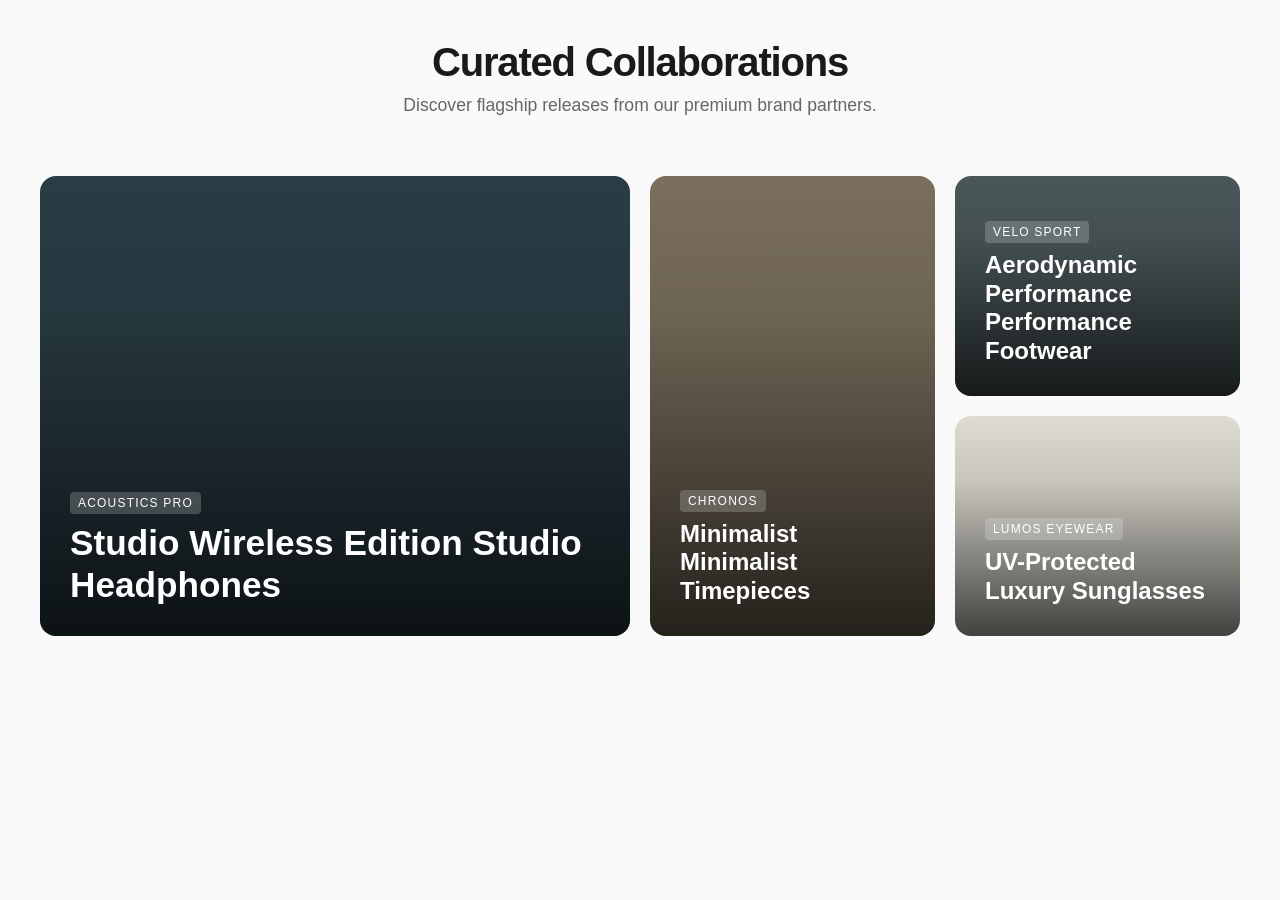
<file: d.html>
<!DOCTYPE html>
<html lang="en">
<head>
    <meta charset="UTF-8">
    <meta name="viewport" content="width=device-width, initial-scale=1.0">
    <title>Multi-Brand Product Showcase</title>
    <style>
        /* Base Reset & Styling */
        * {
            margin: 0;
            padding: 0;
            box-sizing: border-box;
            font-family: -apple-system, BlinkMacSystemFont, "Segoe UI", Roboto, Helvetica, Arial, sans-serif;
        }

        body {
            background-color: #f9f9f9;
            color: #1a1a1a;
            padding: 20px;
        }

        .container {
            max-width: 1200px;
            margin: 0 auto;
        }

        header {
            text-align: center;
            margin-bottom: 40px;
            padding: 20px 0;
        }

        header h1 {
            font-size: 2.5rem;
            font-weight: 800;
            margin-bottom: 10px;
            letter-spacing: -0.03em;
        }

        header p {
            color: #666;
            font-size: 1.1rem;
        }

        /* Bento Grid Hero Layout */
        .bento-hero {
            display: grid;
            grid-template-columns: repeat(4, 1fr);
            grid-auto-rows: 220px;
            gap: 20px;
            margin-bottom: 40px;
        }

        /* Generic Bento Box Item */
        .bento-item {
            position: relative;
            background-color: #e5e5e5;
            border-radius: 16px;
            overflow: hidden;
            display: flex;
            flex-direction: column;
            justify-content: flex-end;
            padding: 30px;
            text-decoration: none;
            color: white;
            transition: transform 0.3s cubic-bezier(0.25, 0.46, 0.45, 0.94), box-shadow 0.3s ease;
        }

        .bento-item:hover {
            transform: translateY(-4px);
            box-shadow: 0 12px 24px rgba(0,0,0,0.1);
        }

        /* Custom Content Overlay Gradient */
        .bento-item::before {
            content: '';
            position: absolute;
            top: 0;
            left: 0;
            width: 100%;
            height: 100%;
            background: linear-gradient(to top, rgba(0,0,0,0.7) 0%, rgba(0,0,0,0.1) 70%, rgba(0,0,0,0) 100%);
            z-index: 1;
        }

        .bento-content {
            position: relative;
            z-index: 2;
        }

        .bento-item .brand-tag {
            font-size: 0.75rem;
            text-transform: uppercase;
            letter-spacing: 0.1em;
            background: rgba(255,255,255,0.2);
            padding: 4px 8px;
            border-radius: 4px;
            display: inline-block;
            margin-bottom: 8px;
            backdrop-filter: blur(4px);
        }

        .bento-item h2 {
            font-size: 1.5rem;
            font-weight: 700;
            line-height: 1.2;
        }

        /* Bento Grid Item Placements */
        /* Feature Box 1: Large Anchor */
        .item-featured {
            grid-column: span 2;
            grid-row: span 2;
            background: #2a3d45 url('https://unsplash.com') center/cover no-repeat;
        }
        
        .item-featured h2 {
            font-size: 2.2rem;
        }

        /* Feature Box 2: Tall Column */
        .item-tall {
            grid-column: span 1;
            grid-row: span 2;
            background: #7a6f5d url('https://unsplash.com') center/cover no-repeat;
        }

        /* Feature Box 3 & 4: Standard Blocks */
        .item-standard-1 {
            grid-column: span 1;
            grid-row: span 1;
            background: #4a5759 url('https://unsplash.com') center/cover no-repeat;
        }

        .item-standard-2 {
            grid-column: span 1;
            grid-row: span 1;
            background: #dedbd2 url('https://unsplash.com') center/cover no-repeat;
        }

        /* Responsive Breakpoints */
        @media (max-width: 900px) {
            .bento-hero {
                grid-template-columns: repeat(2, 1fr);
                grid-auto-rows: 200px;
            }
            .item-featured {
                grid-column: span 2;
            }
            .item-tall {
                grid-column: span 1;
                grid-row: span 1;
            }
        }

        @media (max-width: 600px) {
            .bento-hero {
                grid-template-columns: 1fr;
                grid-auto-rows: 240px;
            }
            .item-featured, .item-tall, .item-standard-1, .item-standard-2 {
                grid-column: span 1;
                grid-row: span 1;
            }
            header h1 {
                font-size: 2rem;
            }
        }
    </style>
</head>
<body>

    <div class="container">
        
        <!-- Header Replacement for Traditional Single Hero -->
        <header>
            <h1>Curated Collaborations</h1>
            <p>Discover flagship releases from our premium brand partners.</p>
        </header>

        <!-- Bento Box Hybrid Hero Grid -->
        <section class="bento-hero">
            
            <!-- Box 1: Core Showcase Brand/Product -->
            <a href="#" class="bento-item item-featured">
                <div class="bento-content">
                    <span class="brand-tag">Acoustics Pro</span>
                    <h2>Studio Wireless Edition Studio Headphones</h2>
                </div>
            </a>

            <!-- Box 2: Secondary Visual Anchor -->
            <a href="#" class="bento-item item-tall">
                <div class="bento-content">
                    <span class="brand-tag">Chronos</span>
                    <h2>Minimalist Minimalist Timepieces</h2>
                </div>
            </a>

            <!-- Box 3: Third Brand Spot -->
            <a href="#" class="bento-item item-standard-1">
                <div class="bento-content">
                    <span class="brand-tag">Velo Sport</span>
                    <h2>Aerodynamic Performance Performance Footwear</h2>
                </div>
            </a>

            <!-- Box 4: Fourth Brand Spot -->
            <a href="#" class="bento-item item-standard-2">
                <div class="bento-content">
                    <span class="brand-tag">Lumos Eyewear</span>
                    <h2>UV-Protected Luxury Sunglasses</h2>
                </div>
            </a>

        </section>

    </div>

</body>
</html>
</file>
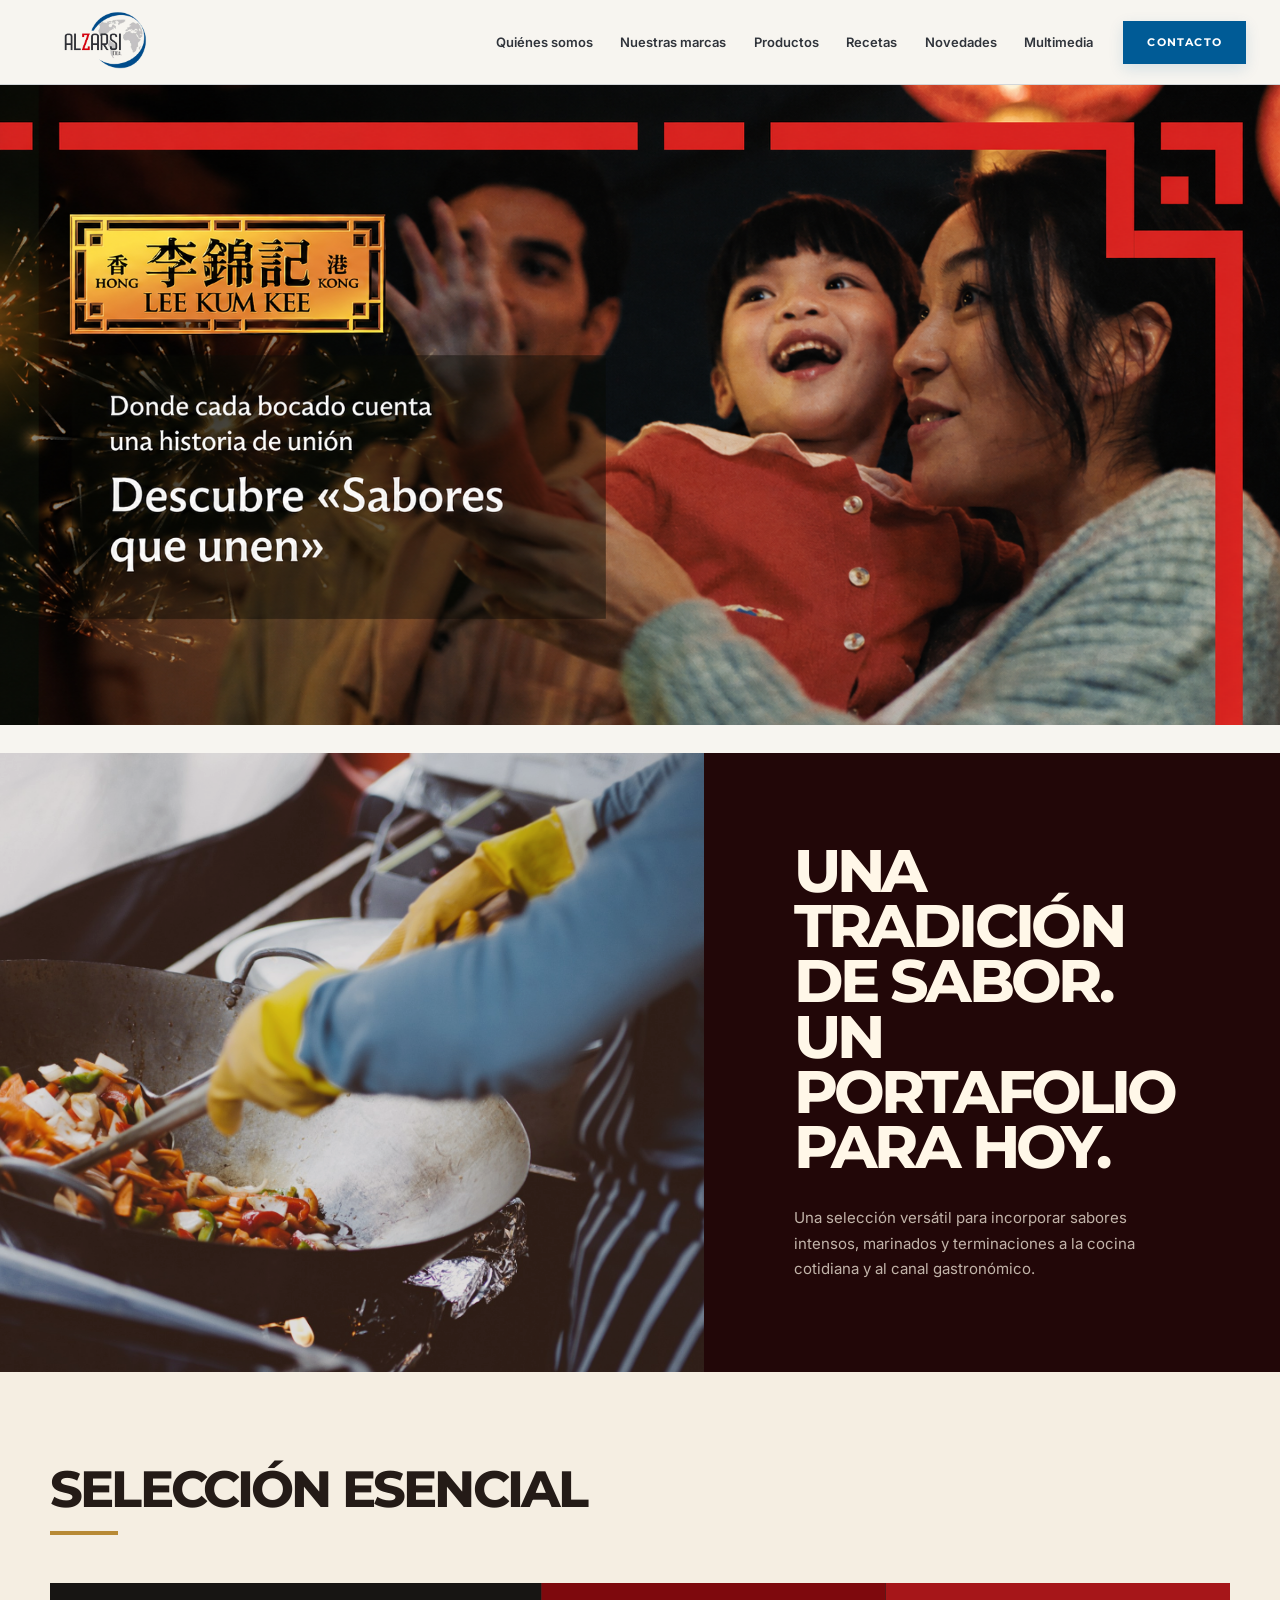
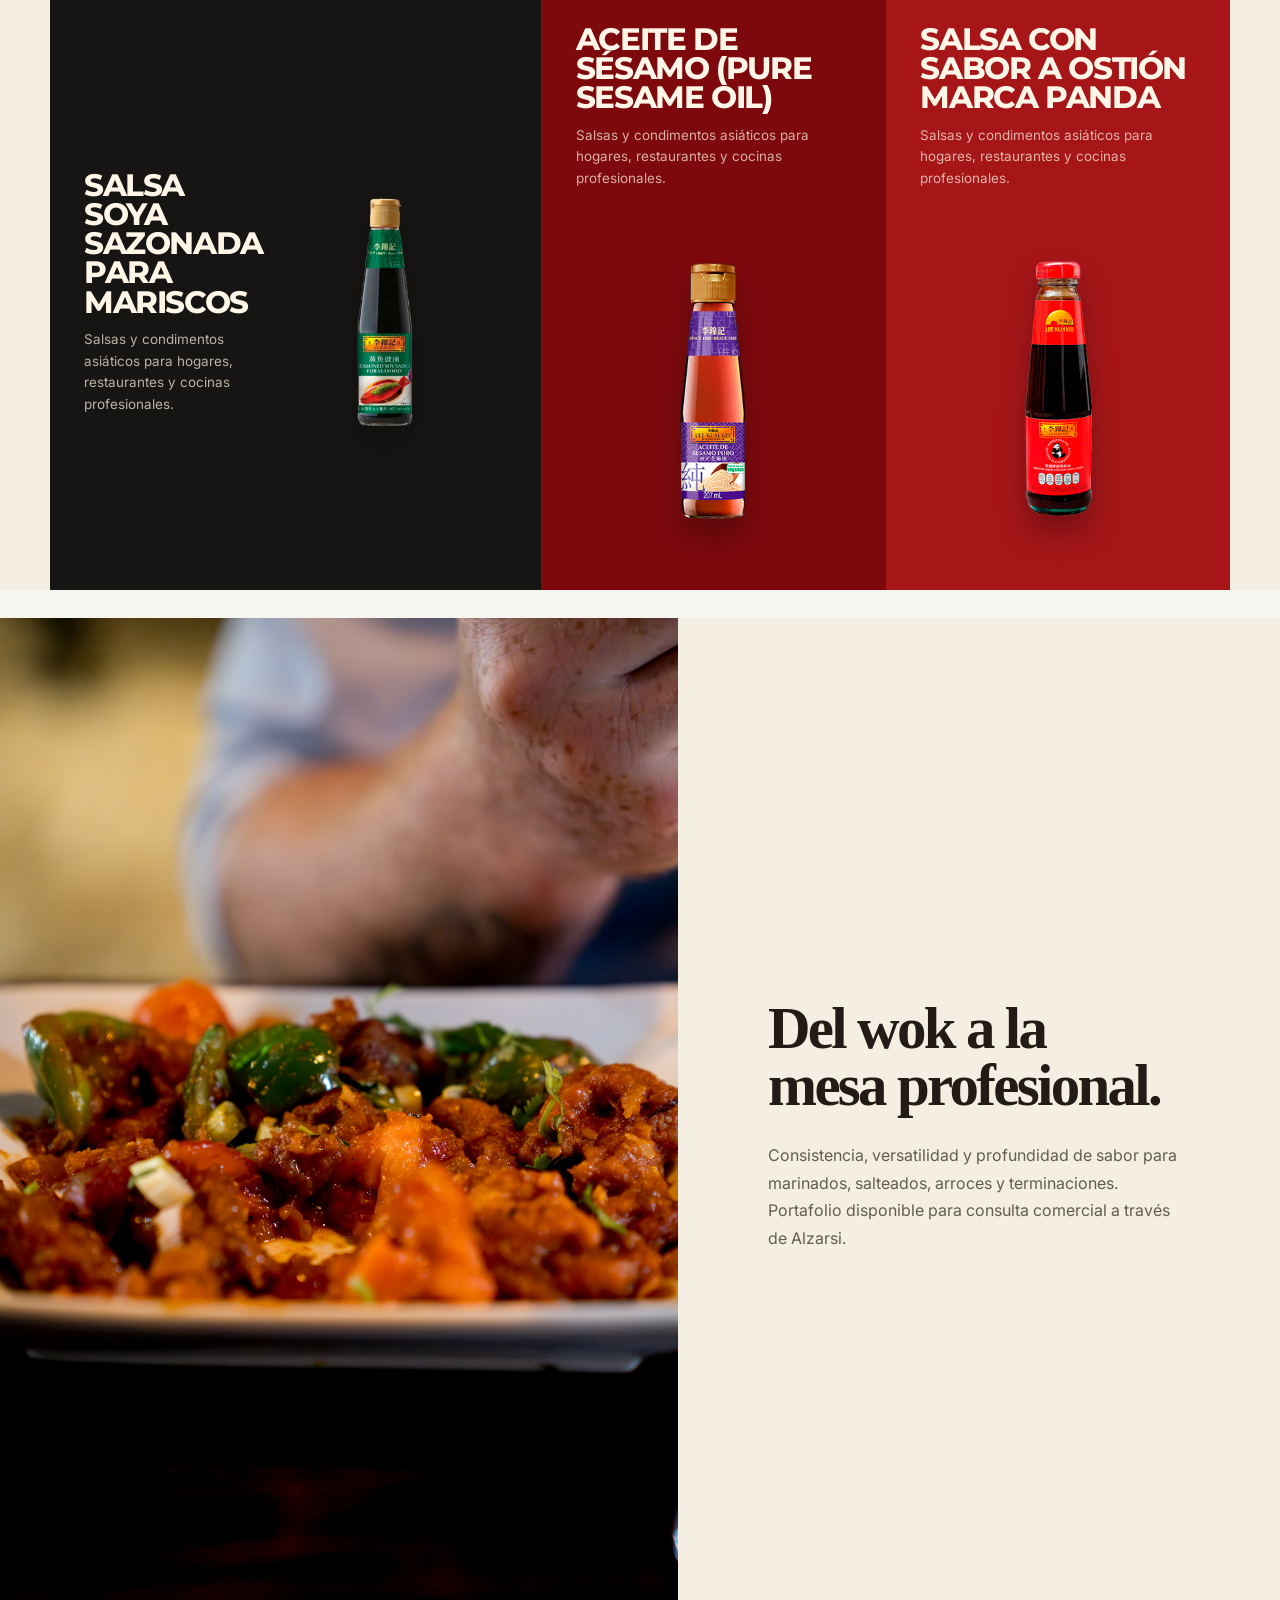
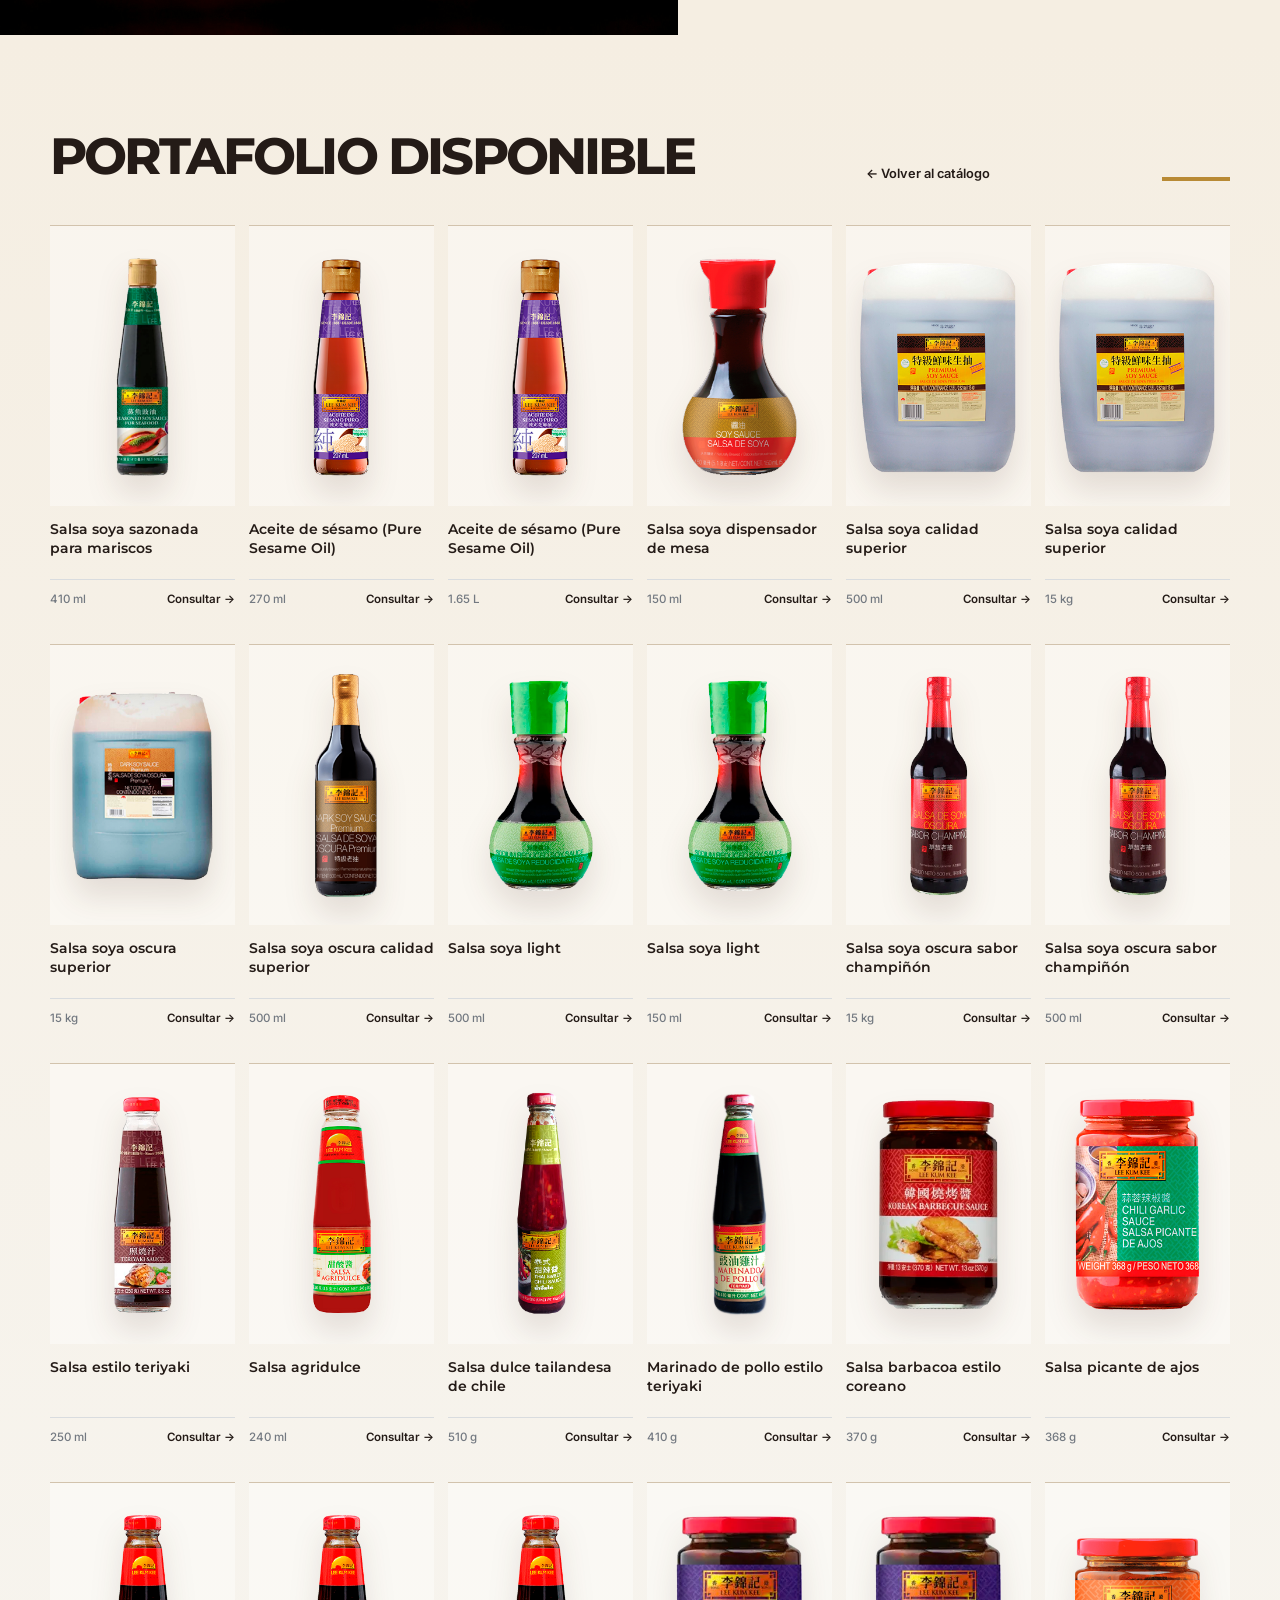
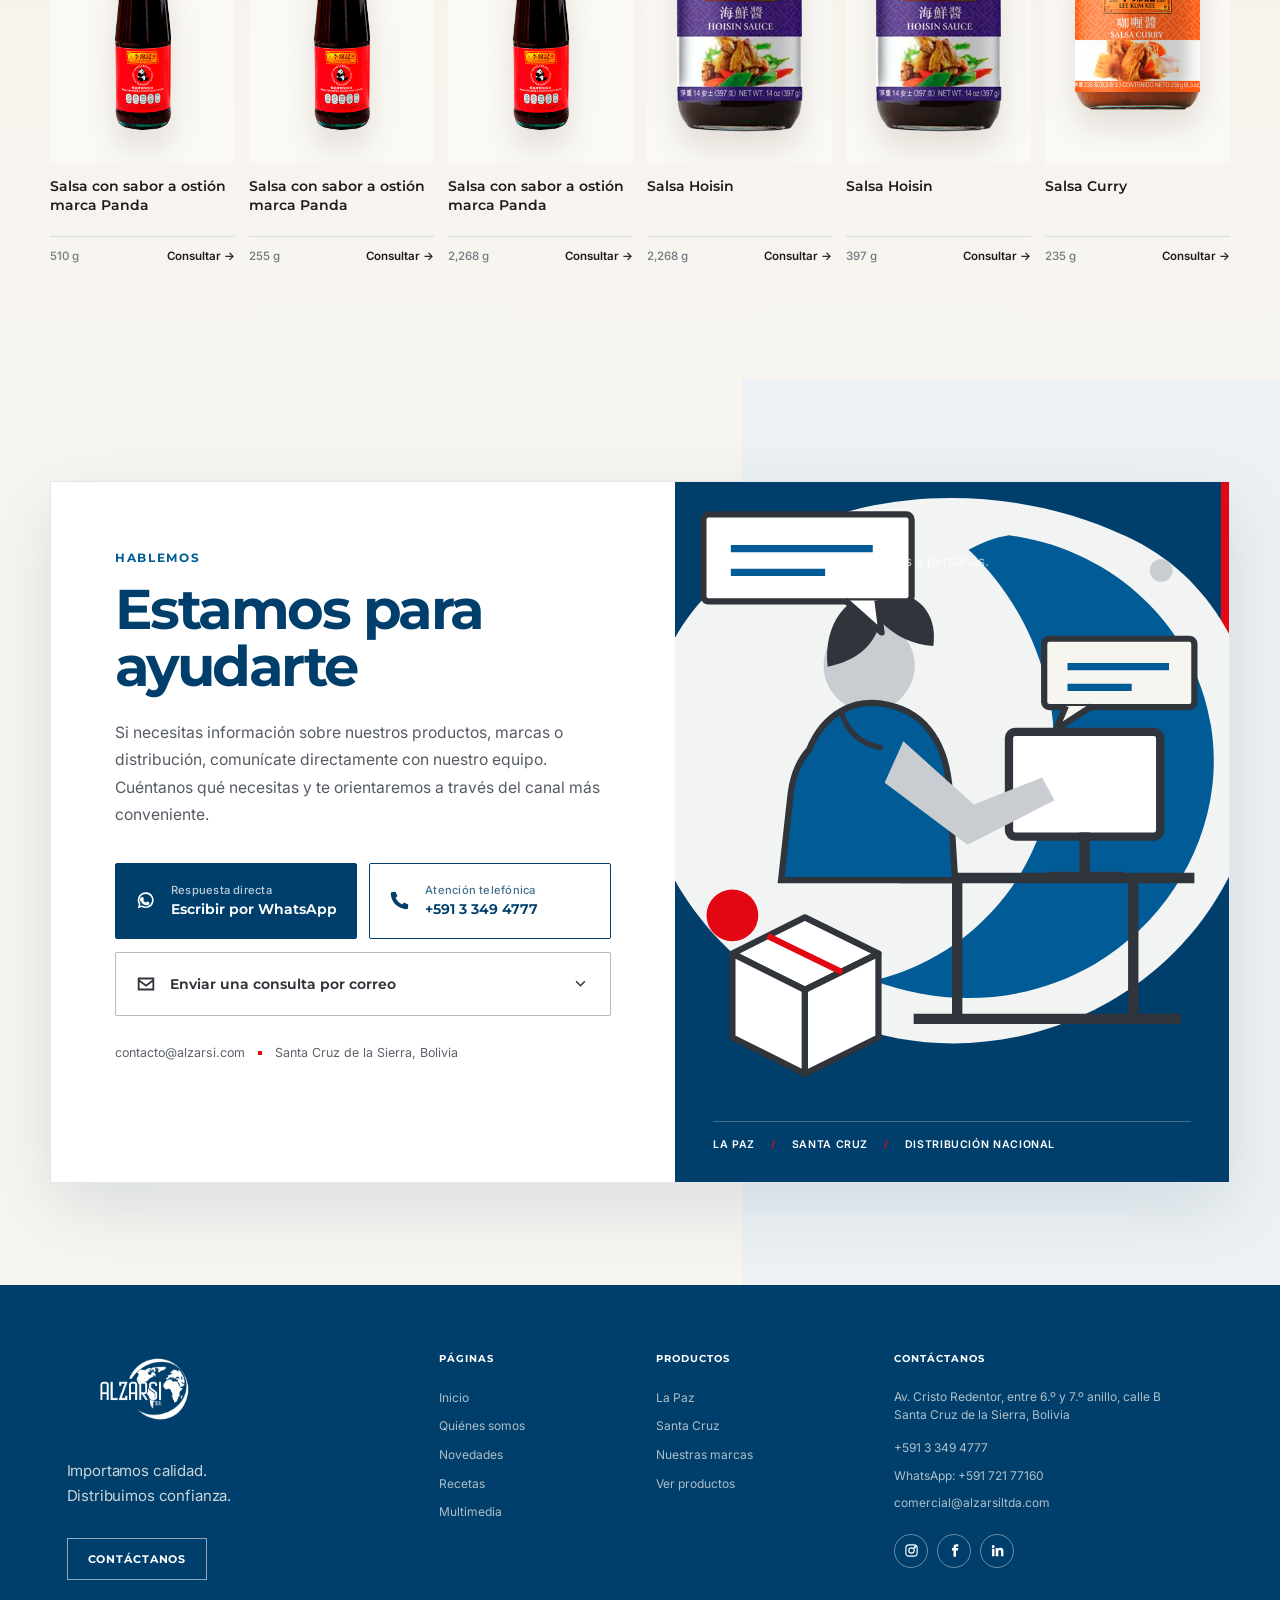
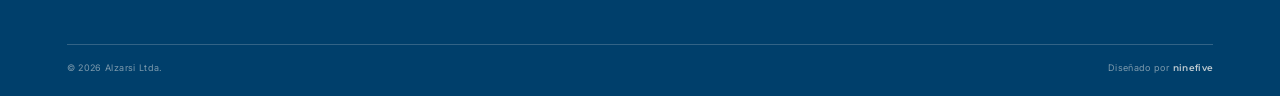
<file: marca.html>
<!doctype html>
<html lang="es">
  <head>
    <meta charset="UTF-8" />
    <meta name="viewport" content="width=device-width,initial-scale=1.0" />
    <meta
      name="description"
      content="Conoce las marcas y productos distribuidos por Alzarsi en Bolivia."
    />
    <meta name="theme-color" content="#003F6B" />
    <title>Marca | Alzarsi Ltda.</title>
    <link rel="preconnect" href="https://fonts.googleapis.com" />
    <link rel="preconnect" href="https://fonts.gstatic.com" crossorigin />
    <link
      href="https://fonts.googleapis.com/css2?family=Inter:wght@400;500;600&family=Montserrat:wght@600;700;800&display=swap"
      rel="stylesheet"
    />
    <link rel="stylesheet" href="styles.css?v=7" />
    <link rel="stylesheet" href="productos.css?v=1" />
    <link rel="stylesheet" href="kikko-2026.css?v=22" />
    <link rel="stylesheet" href="brand-templates.css?v=30" />
    <script src="script.js?v=7" defer></script>
    <script src="productos-data.js?v=30" defer></script>
    <script src="marca.js?v=30" defer></script>
  </head>
  <body id="top" class="brand-page">
    <header class="site-header surface-header" id="siteHeader">
      <div class="header-shell layout-shell">
        <a
          class="brand-link header-brand"
          href="index.html"
          aria-label="Ir al inicio"
          ><img
            class="brand-logo"
            src="assets/alzarsi-logo.png"
            alt="Alzarsi Ltda."
        /></a>
        <nav
          class="desktop-navigation navigation-main"
          aria-label="Navegación principal"
        >
          <a class="navigation-link" href="quienes-somos.html">Quiénes somos</a>
          <a class="navigation-link" href="index.html#marcas"
            >Nuestras marcas</a
          >
          <a class="navigation-link" href="productos.html">Productos</a>
          <a class="navigation-link" href="recetas.html">Recetas</a
          ><a class="navigation-link" href="eventos.html">Novedades</a
          ><a class="navigation-link" href="media.html">Multimedia</a>
        </nav>
        <div class="header-actions">
          <a class="button-contact header-contact" href="#contacto">Contacto</a
          ><button
            class="menu-trigger"
            id="menuButton"
            type="button"
            aria-expanded="false"
            aria-controls="mobileMenu"
            aria-label="Abrir menú"
          >
            <span class="menu-lines" aria-hidden="true"
              ><span></span><span></span><span></span
            ></span>
          </button>
        </div>
      </div>
      <nav
        class="mobile-navigation"
        id="mobileMenu"
        aria-label="Navegación móvil"
      >
        <div class="mobile-navigation-inner layout-shell">
          <a class="mobile-navigation-link" href="quienes-somos.html"
            >Quiénes somos</a
          ><a class="mobile-navigation-link" href="index.html#marcas"
            >Nuestras marcas</a
          ><a
            class="mobile-navigation-link"
            href="productos.html"
            aria-current="false"
            >Productos</a
          ><a class="mobile-navigation-link" href="recetas.html">Recetas</a
          ><a class="mobile-navigation-link" href="eventos.html">Novedades</a
          ><a class="mobile-navigation-link" href="media.html">Multimedia</a
          ><a class="mobile-navigation-contact" href="#contacto"
            >Contactar a Alzarsi</a
          >
        </div>
      </nav>
    </header>
    <main>
      <div class="brand-experience" data-brand-experience>
        <section class="brand-hero">
          <div class="catalog-shell brand-hero__grid">
            <div class="brand-hero__copy">
              <div class="brand-hero__logo">
                <img data-brand-logo src="" alt="" /><strong
                  data-brand-wordmark
                ></strong>
              </div>
              <h1 data-brand-headline></h1>
              <p class="brand-hero__intro" data-brand-intro></p>
              <p class="brand-hero__distribution">
                Distribuido en Bolivia por Alzarsi
              </p>
              <span
                class="brand-hero__availability"
                data-brand-availability
              ></span>
            </div>
            <div class="brand-hero__products" data-brand-hero-products></div>
          </div>
        </section>
        <section class="brand-statement" data-brand-statement-section>
          <div class="catalog-shell brand-statement__grid">
            <div class="brand-statement__copy">
              <h2 data-brand-statement></h2>
              <p data-brand-story></p>
            </div>
            <figure class="brand-statement__visual">
              <img data-brand-statement-image src="" alt="" />
              <div
                class="brand-statement__products"
                data-statement-products
              ></div>
            </figure>
          </div>
        </section>
        <section class="brand-featured" data-brand-featured-section hidden>
          <div class="catalog-shell">
            <h2 data-featured-heading></h2>
            <div class="brand-featured__grid" data-featured-products></div>
          </div>
        </section>
        <section class="brand-editorial" data-brand-editorial-section hidden>
          <figure class="brand-editorial__image">
            <img data-brand-editorial-image src="" alt="" />
          </figure>
          <div class="brand-editorial__copy">
            <h2 data-brand-editorial-title></h2>
            <p data-brand-editorial-text></p>
          </div>
        </section>
        <section class="brand-catalog">
          <div class="catalog-shell">
            <div class="brand-catalog__head">
              <h2 data-catalog-heading>Colección completa</h2>
              <a href="productos.html">← Volver al catálogo</a>
            </div>
            <div class="catalog-products" data-brand-products></div>
          </div>
        </section>
      </div>
    </main>
    <section
      class="alz-contact"
      id="contacto"
      aria-labelledby="alz-contact-title"
    >
      <div class="alz-contact__container">
        <!-- LEFT COLUMN -->
        <div class="alz-contact__content">
          <span class="alz-contact__eyebrow">Hablemos</span>
          <h2 class="alz-contact__title" id="alz-contact-title">
            Estamos para ayudarte
          </h2>
          <p class="alz-contact__intro">
            Si necesitas información sobre nuestros productos, marcas o
            distribución, comunícate directamente con nuestro equipo. Cuéntanos
            qué necesitas y te orientaremos a través del canal más conveniente.
          </p>
          <!-- QUICK CONTACT OPTIONS -->
          <div
            class="alz-contact__quick-actions"
            aria-label="Opciones de contacto rápido"
          >
            <!-- Verify that this is also the current WhatsApp number -->
            <a
              class="alz-contact__action alz-contact__action--primary"
              href="https://wa.me/59133494777"
              target="_blank"
              rel="noopener noreferrer"
              aria-label="Escribir a Alzarsi por WhatsApp"
            >
              <svg aria-hidden="true" viewBox="0 0 24 24">
                <path
                  d="M20.5 11.7a8.3 8.3 0 0 1-12.3 7.2L4 20l1.1-4.1a8.3 8.3 0 1 1 15.4-4.2Zm-8.3-6.5a6.5 6.5 0 0 0-5.6 9.8l.2.4-.6 2.3 2.4-.6.4.2a6.5 6.5 0 1 0 3.2-12.1Zm-3.1 3.2c.2 0 .4 0 .5.4l.7 1.5c.1.2.1.3 0 .5l-.5.7c-.1.1-.2.3 0 .5a5.5 5.5 0 0 0 2.6 2.2c.2.1.4.1.5-.1l.7-.9c.2-.2.3-.2.5-.1l1.5.7c.2.1.4.2.4.3.1.1.1.8-.2 1.5-.3.7-1.4 1.3-2 1.4-.5.1-1.2.1-2-.2a8.6 8.6 0 0 1-3.2-2 7.6 7.6 0 0 1-2.1-2.7c-.6-1.3 0-2.5.5-3 .5-.5 1-.7 1.6-.7Z"
                />
              </svg>
              <span>
                <small>Respuesta directa</small>
                Escribir por WhatsApp
              </span>
            </a>
            <a
              class="alz-contact__action alz-contact__action--secondary"
              href="tel:+59133494777"
              aria-label="Llamar a Alzarsi al 3 349 4777"
            >
              <svg aria-hidden="true" viewBox="0 0 24 24">
                <path
                  d="M7.1 2.8c.4-.1.8.1 1 .5l1.5 3.5c.2.4.1.8-.2 1.1l-1.5 1.4a14.4 14.4 0 0 0 6.8 6.8l1.4-1.5c.3-.3.7-.4 1.1-.2l3.5 1.5c.4.2.6.6.5 1l-.5 3.4c-.1.5-.5.8-1 .8C10.4 21.1 2.9 13.6 2.9 4.3c0-.5.3-.9.8-1l3.4-.5Z"
                />
              </svg>
              <span>
                <small>Atención telefónica</small>
                +591 3 349 4777
              </span>
            </a>
          </div>
          <!-- EMAIL ACCORDION -->
          <div class="alz-contact__email-panel">
            <button
              class="alz-contact__email-toggle"
              type="button"
              id="alz-email-toggle"
              aria-expanded="false"
              aria-controls="alz-email-content"
            >
              <span class="alz-contact__email-toggle-label">
                <svg aria-hidden="true" viewBox="0 0 24 24">
                  <path
                    d="M3 5h18v14H3V5Zm2 2v.4l7 5.2 7-5.2V7H5Zm14 10V9.9l-7 5.2-7-5.2V17h14Z"
                  />
                </svg>
                Enviar una consulta por correo
              </span>
              <svg
                class="alz-contact__chevron"
                aria-hidden="true"
                viewBox="0 0 24 24"
              >
                <path d="m7 9.5 5 5 5-5" />
              </svg>
            </button>
            <div
              class="alz-contact__email-content"
              id="alz-email-content"
              aria-hidden="true"
            >
              <form class="alz-contact__form" id="alz-contact-form">
                <div class="alz-contact__field-row">
                  <div class="alz-contact__field">
                    <label for="alz-contact-name">Nombre y apellido</label>
                    <input
                      type="text"
                      id="alz-contact-name"
                      name="name"
                      autocomplete="name"
                      required
                    />
                  </div>
                  <div class="alz-contact__field">
                    <label for="alz-contact-phone">Teléfono</label>
                    <input
                      type="tel"
                      id="alz-contact-phone"
                      name="phone"
                      autocomplete="tel"
                      inputmode="tel"
                      required
                    />
                  </div>
                </div>
                <div class="alz-contact__field">
                  <label for="alz-contact-email">Correo electrónico</label>
                  <input
                    type="email"
                    id="alz-contact-email"
                    name="email"
                    autocomplete="email"
                    required
                  />
                </div>
                <div class="alz-contact__field">
                  <label for="alz-contact-subject">Motivo de la consulta</label>
                  <select id="alz-contact-subject" name="subject" required>
                    <option value="">Selecciona una opción</option>
                    <option value="Información sobre productos">
                      Información sobre productos
                    </option>
                    <option value="Distribución y ventas">
                      Distribución y ventas
                    </option>
                    <option value="Marcas y proveedores">
                      Marcas y proveedores
                    </option>
                    <option value="Atención al cliente">
                      Atención al cliente
                    </option>
                    <option value="Otra consulta">Otra consulta</option>
                  </select>
                </div>
                <div class="alz-contact__field">
                  <label for="alz-contact-message">Mensaje</label>
                  <textarea
                    id="alz-contact-message"
                    name="message"
                    rows="5"
                    required
                  ></textarea>
                </div>
                <div class="alz-contact__form-footer">
                  <p class="alz-contact__form-note">
                    Los campos son obligatorios.
                  </p>
                  <button class="alz-contact__submit" type="submit">
                    Preparar correo
                    <svg aria-hidden="true" viewBox="0 0 24 24">
                      <path
                        d="m5 12 14-7-4 14-3.2-5.8L5 12Zm3.2-.3 4.5 1.6 1.7 3.1L17 8l-8.8 3.7Z"
                      />
                    </svg>
                  </button>
                </div>
                <p
                  class="alz-contact__status"
                  id="alz-contact-status"
                  role="status"
                  aria-live="polite"
                ></p>
              </form>
            </div>
          </div>
          <!-- BUSINESS DETAILS -->
          <address class="alz-contact__details">
            <a href="mailto:contacto@alzarsi.com"> contacto@alzarsi.com </a>
            <span aria-hidden="true"></span>
            <a
              href="https://www.google.com/maps/search/?api=1&query=Av.+Luis+Saavedra+Suarez+9335+Santa+Cruz+Bolivia"
              target="_blank"
              rel="noopener noreferrer"
            >
              Santa Cruz de la Sierra, Bolivia
            </a>
          </address>
        </div>
        <!-- RIGHT COLUMN / CUSTOM VECTOR ILLUSTRATION -->
        <div class="alz-contact__visual" aria-hidden="true">
          <div class="alz-contact__visual-heading">
            <span>Alzarsi Ltda.</span>
            <p>Conectando marcas, productos y personas.</p>
          </div>
          <svg
            class="alz-contact__illustration"
            viewBox="0 0 620 660"
            xmlns="http://www.w3.org/2000/svg"
          >
            <path
              class="alz-contact__shape alz-contact__shape--light"
              d="M79 140C168 44 349 24 486 93c115 58 153 210 88 331-68 128-230 189-368 135C65 503-14 372 18 249c11-43 31-80 61-109Z"
            />
            <path
              class="alz-contact__shape alz-contact__shape--blue"
              d="M365 88c98 13 179 85 195 184 15 92-33 183-112 230-67 39-145 42-214 16 77-18 139-75 163-149 30-94 1-199-71-267 13-7 26-12 39-14Z"
            />
            <circle
              class="alz-contact__accent-circle"
              cx="98"
              cy="455"
              r="25"
            />
            <circle
              class="alz-contact__accent-circle--small"
              cx="512"
              cy="122"
              r="11"
            />
            <!-- DESK -->
            <path class="alz-contact__line" d="M265 419h274" />
            <path class="alz-contact__line" d="M485 421v133" />
            <path class="alz-contact__line" d="M315 421v133" />
            <path class="alz-contact__line" d="M278 555h248" />
            <!-- COMPUTER -->
            <rect
              class="alz-contact__screen"
              x="365"
              y="278"
              width="146"
              height="101"
              rx="6"
            />
            <path class="alz-contact__line" d="M438 380v38" />
            <path class="alz-contact__line" d="M406 418h65" />
            <!-- PERSON -->
            <circle class="alz-contact__skin" cx="230" cy="214" r="44" />
            <path
              class="alz-contact__hair"
              d="M190 215c-5-45 23-78 65-72 27 4 41 25 37 52-19-1-38-10-51-24-6 24-23 38-51 44Z"
            />
            <path
              class="alz-contact__shirt"
              d="M172 295c14-34 43-51 77-43 37 8 57 40 59 87l5 82H145l9-81c2-19 8-34 18-45Z"
            />
            <path
              class="alz-contact__skin"
              d="m263 287 68 61 66-26 12 22-84 43-80-60 18-40Z"
            />
            <path
              class="alz-contact__line alz-contact__line--thin"
              d="M203 258c5 19 18 31 38 35"
            />
            <!-- MESSAGE CARDS -->
            <g class="alz-contact__message">
              <rect x="70" y="68" width="201" height="84" rx="5" />
              <path d="m238 151 4 31-35-31" />
              <path class="alz-contact__message-line" d="M100 101h130" />
              <path class="alz-contact__message-line" d="M100 124h84" />
            </g>
            <g class="alz-contact__message alz-contact__message--small">
              <rect x="399" y="188" width="145" height="66" rx="5" />
              <path d="m420 253-10 23 35-23" />
              <path class="alz-contact__message-line" d="M425 215h91" />
              <path class="alz-contact__message-line" d="M425 235h55" />
            </g>
            <!-- PACKAGE / DISTRIBUTION DETAIL -->
            <g class="alz-contact__package">
              <path d="m98 492 70-35 71 35-71 35-70-35Z" />
              <path d="M98 492v81l70 35v-81l-70-35Z" />
              <path d="M239 492v81l-71 35v-81l71-35Z" />
              <path class="alz-contact__package-line" d="m132 475 72 35" />
            </g>
          </svg>
          <div class="alz-contact__visual-footer">
            <span>La Paz</span>
            <span>Santa Cruz</span>
            <span>Distribución nacional</span>
          </div>
        </div>
      </div>
    </section>
    <alzarsi-footer></alzarsi-footer>
  </body>
</html>
</file>
<file: styles.css>
:root {
  --alzarsi-blue: #005b96;
  --alzarsi-deep: #003f6b;
  --alzarsi-red: #e30613;
  --alzarsi-graphite: #30343b;
  --alzarsi-silver: #c9cdd2;
  --alzarsi-ivory: #f7f5f0;
  --white: #ffffff;
  --page-width: 1370px;
  --wide-width: 1510px;
  --heading-font: "Montserrat", sans-serif;
  --body-font: "Inter", sans-serif;
  --border: 1px solid rgba(201, 205, 210, 0.78);
}

* {
  box-sizing: border-box;
}

html {
  scroll-behavior: smooth;
}

body {
  background: var(--alzarsi-ivory);
  color: var(--alzarsi-graphite);
  font-family: var(--body-font);
  margin: 0;
  overflow-x: hidden;
}

body.menu-open {
  overflow: hidden;
}

img {
  display: block;
  max-width: 100%;
}

a {
  color: inherit;
  text-decoration: none;
}

button,
input,
select,
textarea {
  font: inherit;
}

button,
a,
select {
  -webkit-tap-highlight-color: transparent;
}

button {
  cursor: pointer;
}

h1,
h2,
h3,
p {
  margin-top: 0;
}

h1,
h2,
h3 {
  font-family: var(--heading-font);
}

.layout-shell {
  margin-inline: auto;
  max-width: var(--page-width);
  padding-inline: 34px;
  width: 100%;
}

.layout-shell-wide {
  margin-inline: auto;
  max-width: var(--wide-width);
  width: 100%;
}

.section-space {
  padding-block: 108px;
}

.site-header {
  background: rgba(247, 245, 240, 0.97);
  border-bottom: var(--border);
  position: sticky;
  top: 0;
  transition: box-shadow 220ms ease;
  z-index: 100;
}

.site-header.is-scrolled {
  box-shadow: 0 10px 35px rgba(0, 63, 107, 0.08);
}

.header-shell {
  align-items: center;
  display: flex;
  gap: 30px;
  justify-content: space-between;
  min-height: 82px;
}

.header-brand {
  align-items: center;
  display: flex;
  flex-shrink: 0;
}

.brand-logo {
  height: auto;
  width: 184px;
}

.desktop-navigation {
  align-items: center;
  display: flex;
  gap: clamp(27px, 2.15vw, 39px);
  margin-left: auto;
}

.navigation-link {
  color: var(--alzarsi-graphite);
  font-size: 13px;
  font-weight: 600;
  padding-block: 31px;
  position: relative;
  white-space: nowrap;
}

.navigation-link::after {
  background: var(--alzarsi-red);
  bottom: 20px;
  content: "";
  height: 2px;
  left: 0;
  position: absolute;
  transform: scaleX(0);
  transform-origin: right;
  transition: transform 240ms ease;
  width: 100%;
}
.navigation-link:hover::after,
.navigation-link:focus-visible::after {
  transform: scaleX(1);
  transform-origin: left;
}

.header-actions {
  align-items: center;
  display: flex;
  flex-shrink: 0;
  gap: 12px;
}

.header-contact,
.button-primary,
.button-secondary,
.button-outline {
  align-items: center;
  display: inline-flex;
  font-family: var(--heading-font);
  font-size: 11px;
  font-weight: 700;
  justify-content: center;
  letter-spacing: 0.11em;
  min-height: 54px;
  padding: 15px 27px;
  text-transform: uppercase;
  transition:
    background 220ms ease,
    border-color 220ms ease,
    color 220ms ease;
}

.header-contact {
  background: var(--alzarsi-blue);
  border: 1px solid var(--alzarsi-blue);
  color: var(--white);
  min-height: 43px;
  padding: 13px 23px;
  box-shadow: 0 5px 15px rgba(0, 91, 150, 0.14);
  transition:
    background 220ms ease,
    border-color 220ms ease,
    box-shadow 220ms ease,
    transform 220ms ease;
}

.header-contact:hover,
.header-contact:focus-visible {
  background: var(--alzarsi-deep);
  border-color: var(--alzarsi-deep);
  box-shadow: 0 8px 20px rgba(0, 63, 107, 0.22);
  color: var(--white);
  transform: translateY(-1px);
}

.menu-trigger {
  background: transparent;
  border: 1px solid var(--alzarsi-blue);
  color: var(--alzarsi-blue);
  display: none;
  height: 46px;
  place-items: center;
  width: 46px;
}

.menu-lines {
  display: grid;
  gap: 5px;
}

.menu-lines span {
  background: currentColor;
  display: block;
  height: 2px;
  transform-origin: center;
  transition:
    opacity 200ms ease,
    transform 200ms ease;
  width: 21px;
}

.menu-trigger.is-open .menu-lines span:first-child {
  transform: translateY(7px) rotate(45deg);
}

.menu-trigger.is-open .menu-lines span:nth-child(2) {
  opacity: 0;
}

.menu-trigger.is-open .menu-lines span:last-child {
  transform: translateY(-7px) rotate(-45deg);
}

.mobile-navigation {
  display: grid;
  grid-template-rows: 0fr;
  opacity: 0;
  transition:
    grid-template-rows 280ms ease,
    opacity 220ms ease;
}

.mobile-navigation-inner {
  display: flex;
  flex-direction: column;
  overflow: hidden;
}

.mobile-navigation.is-open {
  grid-template-rows: 1fr;
  opacity: 1;
}

.mobile-navigation-link {
  border-top: var(--border);
  font-size: 14px;
  font-weight: 500;
  padding: 17px 2px;
}

.mobile-navigation-contact {
  background: var(--alzarsi-blue);
  color: var(--white);
  font-family: var(--heading-font);
  font-size: 11px;
  font-weight: 700;
  letter-spacing: 0.12em;
  margin-block: 12px 25px;
  padding: 17px 24px;
  text-align: center;
  text-transform: uppercase;
}

.hero-section {
  min-height: 700px;
  overflow: hidden;
  position: relative;
}

.hero-media,
.hero-slide,
.hero-overlay {
  inset: 0;
  position: absolute;
}

.hero-slide {
  opacity: 0;
  transform: scale(1.03);
  transition:
    opacity 900ms ease,
    transform 7s ease;
  z-index: 0;
}

.hero-slide.is-leaving {
  opacity: 1;
  z-index: 1;
}

.hero-slide.is-active {
  opacity: 1;
  transform: scale(1);
  z-index: 2;
}
.hero-image {
  height: 100%;
  object-fit: cover;
  width: 100%;
}

.hero-overlay {
  background: linear-gradient(
    90deg,
    rgba(0, 63, 107, 0.16) 0%,
    rgba(0, 63, 107, 0.04) 48%,
    rgba(0, 63, 107, 0.12) 100%
  );
}

.hero-content {
  align-items: center;
  display: flex;
  min-height: 700px;
  position: relative;
  z-index: 3;
}

.hero-panel {
  background: rgba(247, 245, 240, 0.91);
  border: 1px solid rgba(255, 255, 255, 0.5);
  box-shadow: 0 18px 50px rgba(0, 34, 58, 0.12);
  margin-left: 3.5%;
  max-width: 620px;
  padding: 52px 58px 50px;
  position: relative;
  width: 100%;
  -webkit-backdrop-filter: blur(8px);
  backdrop-filter: blur(8px);
}

.hero-panel::before {
  background: var(--alzarsi-red);
  content: "";
  height: 2px;
  left: 58px;
  position: absolute;
  top: 0;
  width: 54px;
}

.editorial-notch::after {
  display: none;
}

.eyebrow {
  color: var(--alzarsi-red);
  font-family: var(--heading-font);
  font-size: 11px;
  font-weight: 700;
  letter-spacing: 0.17em;
  margin-bottom: 17px;
  text-transform: uppercase;
}

.hero-title {
  color: var(--alzarsi-deep);
  font-size: clamp(42px, 4.5vw, 62px);
  font-weight: 650;
  letter-spacing: -0.04em;
  line-height: 1.04;
  margin-bottom: 24px;
}

.hero-description {
  color: rgba(48, 52, 59, 0.88);
  font-size: 16px;
  line-height: 1.72;
  margin-bottom: 30px;
  max-width: 500px;
}

.hero-buttons {
  align-items: center;
  display: flex;
  flex-wrap: wrap;
  gap: 13px;
}

.button-primary {
  background: var(--alzarsi-blue);
  border: 1px solid var(--alzarsi-blue);
  color: var(--white);
}

.button-primary:hover {
  background: var(--alzarsi-deep);
  border-color: var(--alzarsi-deep);
}

.button-secondary,
.button-outline {
  background: transparent;
  border: 1px solid var(--alzarsi-blue);
  color: var(--alzarsi-blue);
}

.button-secondary:hover,
.button-outline:hover {
  background: var(--alzarsi-blue);
  color: var(--white);
}

.hero-pagination {
  bottom: 30px;
  display: flex;
  gap: 9px;
  position: absolute;
  right: max(32px, calc((100vw - var(--page-width)) / 2 + 34px));
  z-index: 4;
}

.hero-dot {
  background: rgba(255, 255, 255, 0.48);
  border: 0;
  height: 3px;
  padding: 0;
  transition:
    background 200ms ease,
    width 200ms ease;
  width: 31px;
}

.hero-dot.is-active {
  background: var(--white);
  width: 45px;
}

.brands-section {
  background: var(--white);
}

.editorial-heading {
  align-items: end;
  display: grid;
  gap: 80px;
  grid-template-columns: 0.82fr 1.18fr;
}

.section-title {
  color: var(--alzarsi-deep);
  font-size: clamp(35px, 4vw, 54px);
  font-weight: 700;
  letter-spacing: -0.035em;
  line-height: 1.08;
  margin-bottom: 0;
}

.heading-description {
  line-height: 1.8;
  margin-bottom: 3px;
  max-width: 700px;
}

.brand-grid {
  border-left: var(--border);
  border-top: var(--border);
  display: grid;
  grid-template-columns: repeat(6, 1fr);
  margin-top: 62px;
}

.brand-cell {
  align-items: center;
  background: var(--white);
  border-bottom: var(--border);
  border-right: var(--border);
  display: flex;
  flex-direction: column;
  justify-content: center;
  min-height: 165px;
  overflow: hidden;
  padding: 28px 15px;
  position: relative;
  text-align: center;
  transition:
    background 220ms ease,
    transform 220ms ease;
}

.brand-cell::after {
  background: var(--alzarsi-red);
  bottom: 0;
  content: "";
  height: 3px;
  left: 0;
  position: absolute;
  transform: scaleX(0);
  transform-origin: right;
  transition: transform 240ms ease;
  width: 100%;
}

.brand-cell:hover {
  background: var(--alzarsi-ivory);
}

.brand-cell:hover::after {
  transform: scaleX(1);
  transform-origin: left;
}

.brand-name {
  color: var(--alzarsi-deep);
  font-family: var(--heading-font);
  font-size: 18px;
  font-weight: 800;
}

.brand-red {
  color: var(--alzarsi-red);
}

.brand-blue {
  color: var(--alzarsi-blue);
}

.brand-action {
  color: var(--alzarsi-graphite);
  font-size: 10px;
  letter-spacing: 0.11em;
  margin-top: 12px;
  opacity: 0;
  text-transform: uppercase;
  transform: translateY(7px);
  transition:
    opacity 220ms ease,
    transform 220ms ease;
}

.brand-cell:hover .brand-action {
  opacity: 0.65;
  transform: translateY(0);
}

.company-section {
  background: var(--alzarsi-ivory);
}

.company-layout {
  display: grid;
  grid-template-columns: 1.08fr 0.92fr;
}

.company-image {
  min-height: 680px;
  overflow: hidden;
}

.company-image img,
.image-reveal img {
  height: 100%;
  object-fit: cover;
  transition: transform 750ms cubic-bezier(0.2, 0.7, 0.2, 1);
  width: 100%;
}

.image-reveal:hover img {
  transform: scale(1.025);
}

.company-copy {
  align-items: center;
  background: var(--white);
  display: flex;
  padding: 82px 78px 72px 92px;
  position: relative;
}

.company-copy::before {
  border-bottom: 18px solid transparent;
  border-right: 18px solid var(--white);
  border-top: 18px solid transparent;
  content: "";
  left: -18px;
  position: absolute;
  top: 54%;
}

.company-copy-inner {
  max-width: 550px;
}

.company-copy .section-title {
  font-size: clamp(34px, 3vw, 47px);
}

.company-copy p:not(.eyebrow) {
  font-size: 16px;
  line-height: 1.78;
  margin-bottom: 18px;
}

.short-rule {
  background: var(--alzarsi-red);
  display: block;
  height: 2px;
  margin-block: 30px;
  width: 61px;
}

.company-copy .button-outline {
  gap: 17px;
  margin-top: 16px;
}

.products-section {
  background: var(--white);
}

.centered-heading {
  margin-inline: auto;
  max-width: 760px;
  text-align: center;
}

.centered-heading > p:not(.eyebrow) {
  line-height: 1.8;
  margin: 22px auto 0;
  max-width: 690px;
}

.product-grid {
  display: grid;
  gap: 36px 21px;
  grid-template-columns: repeat(4, 1fr);
  margin-top: 68px;
}

.product-card {
  min-width: 0;
}

.product-shift {
  transform: translateY(30px);
}

.product-image {
  align-items: center;
  background: var(--alzarsi-ivory);
  border: var(--border);
  display: flex;
  min-height: 385px;
  overflow: hidden;
  padding: 48px 24px 24px;
  position: relative;
}

.product-image img {
  height: 295px;
  object-fit: cover;
  transition: transform 600ms ease;
  width: 100%;
}

.product-card:hover .product-image img {
  transform: scale(1.035);
}

.product-notch::before,
.product-notch::after {
  background: var(--white);
  content: "";
  height: 22px;
  position: absolute;
  top: calc(50% - 11px);
  transform: rotate(45deg);
  width: 22px;
  z-index: 2;
}

.product-notch::before {
  left: -12px;
}

.product-notch::after {
  right: -12px;
}

.product-category {
  color: var(--alzarsi-red);
  font-family: var(--heading-font);
  font-size: 9px;
  font-weight: 700;
  left: 20px;
  letter-spacing: 0.15em;
  position: absolute;
  text-transform: uppercase;
  top: 18px;
}

.product-card h3 {
  color: var(--alzarsi-deep);
  font-size: 21px;
  margin: 23px 0 9px;
}

.product-card p {
  font-size: 14px;
  line-height: 1.65;
  margin-bottom: 15px;
}

.product-card > a,
.news-content a,
.compact-copy a,
.recipe-card a {
  color: var(--alzarsi-red);
  font-family: var(--heading-font);
  font-size: 10px;
  font-weight: 700;
  letter-spacing: 0.11em;
  text-transform: uppercase;
}

.value-mosaic {
  background: var(--alzarsi-deep);
}

.mosaic-layout {
  display: grid;
  grid-template-columns: 0.95fr 1.05fr 0.95fr;
}

.mosaic-copy {
  align-items: center;
  color: var(--white);
  display: flex;
  min-height: 360px;
  padding: 66px 58px 58px;
}

.mosaic-copy h2 {
  font-size: 29px;
  line-height: 1.15;
  margin-bottom: 20px;
}

.mosaic-copy p:not(.eyebrow) {
  color: rgba(255, 255, 255, 0.79);
  font-size: 15px;
  line-height: 1.75;
}

.mosaic-copy a {
  border-bottom: 1px solid var(--alzarsi-red);
  display: inline-block;
  font-family: var(--heading-font);
  font-size: 10px;
  font-weight: 700;
  letter-spacing: 0.12em;
  margin-top: 12px;
  padding-bottom: 5px;
  text-transform: uppercase;
}

.mosaic-blue {
  background: var(--alzarsi-blue);
}

.mosaic-deep {
  background: var(--alzarsi-deep);
}

.mosaic-graphite {
  background: var(--alzarsi-graphite);
}

.eyebrow-light {
  color: rgba(255, 255, 255, 0.68);
}

.mosaic-image {
  min-height: 360px;
  overflow: hidden;
}

.wide-image {
  grid-column: span 2;
  min-height: 390px;
}

.news-section {
  background: var(--alzarsi-ivory);
}

.news-heading {
  align-items: end;
  display: flex;
  justify-content: space-between;
}

.text-link {
  border-bottom: 1px solid var(--alzarsi-blue);
  color: var(--alzarsi-blue);
  font-family: var(--heading-font);
  font-size: 10px;
  font-weight: 700;
  letter-spacing: 0.11em;
  padding-bottom: 5px;
  text-transform: uppercase;
}

.news-layout {
  display: grid;
  gap: 29px;
  grid-template-columns: 1.13fr 0.87fr;
  margin-top: 58px;
}

.news-feature,
.news-compact {
  background: var(--white);
}

.news-image {
  aspect-ratio: 16 / 9;
  overflow: hidden;
}

.news-content {
  padding: 34px 43px 42px;
}

.news-content h3 {
  color: var(--alzarsi-deep);
  font-size: clamp(25px, 2.5vw, 37px);
  line-height: 1.18;
  margin-bottom: 17px;
}

.news-content > p:not(.eyebrow) {
  line-height: 1.75;
}

.news-secondary {
  display: grid;
  gap: 29px;
}

.news-compact {
  display: grid;
  grid-template-columns: 0.87fr 1.13fr;
  min-height: 270px;
}

.reverse-compact {
  grid-template-columns: 1.13fr 0.87fr;
}

.compact-image {
  min-height: 270px;
  overflow: hidden;
}

.compact-copy {
  display: flex;
  flex-direction: column;
  justify-content: center;
  padding: 35px 31px;
}

.compact-copy h3 {
  color: var(--alzarsi-deep);
  font-size: 21px;
  line-height: 1.3;
}

.blue-compact {
  background: var(--alzarsi-blue);
  color: var(--white);
}

.blue-compact h3,
.blue-compact a {
  color: var(--white);
}

.recipes-section {
  background: var(--alzarsi-graphite);
  color: var(--white);
}

.light-heading .section-title {
  color: var(--white);
}

.recipe-grid {
  display: grid;
  gap: 29px;
  grid-template-columns: repeat(3, 1fr);
  margin-top: 72px;
}

.recipe-card {
  background: var(--alzarsi-ivory);
  color: var(--alzarsi-graphite);
  padding: 20px 20px 33px;
}

.lifted-recipe {
  transform: translateY(-24px);
}

.recipe-image {
  aspect-ratio: 1 / 1;
  overflow: hidden;
}

.recipe-detail {
  color: var(--alzarsi-red);
  font-family: var(--heading-font);
  font-size: 9px;
  font-weight: 700;
  letter-spacing: 0.13em;
  margin: 24px 0 12px;
  text-transform: uppercase;
}

.recipe-card h3 {
  color: var(--alzarsi-deep);
  font-size: 25px;
  margin-bottom: 19px;
}

.multimedia-section {
  background: var(--white);
}

.multimedia-layout {
  align-items: center;
  display: grid;
  gap: 88px;
  grid-template-columns: 0.72fr 1.28fr;
}

.multimedia-copy {
  padding-left: 22px;
}

.multimedia-copy > p:not(.eyebrow) {
  line-height: 1.8;
  margin: 26px 0 31px;
  max-width: 440px;
}

.multimedia-copy .button-outline {
  gap: 17px;
}

.video-feature {
  min-height: 520px;
  overflow: hidden;
  position: relative;
}

.video-shade {
  background: rgba(0, 63, 107, 0.29);
  inset: 0;
  position: absolute;
  transition: background 250ms ease;
}

.video-feature:hover .video-shade {
  background: rgba(0, 63, 107, 0.43);
}

.video-button {
  align-items: center;
  background: rgba(255, 255, 255, 0.94);
  border-radius: 50%;
  color: var(--alzarsi-blue);
  display: flex;
  font-size: 27px;
  height: 92px;
  justify-content: center;
  left: 50%;
  padding-left: 5px;
  position: absolute;
  top: 50%;
  transform: translate(-50%, -50%);
  transition:
    transform 250ms ease,
    background 250ms ease;
  width: 92px;
}

.video-feature:hover .video-button {
  background: var(--white);
  transform: translate(-50%, -50%) scale(1.06);
}

.inquiry-section {
  background: var(--alzarsi-ivory);
  border-top: var(--border);
}

.inquiry-shell {
  align-items: start;
  display: grid;
  gap: 90px;
  grid-template-columns: 0.78fr 1.22fr;
}

.inquiry-heading {
  padding-top: 8px;
}

.inquiry-heading > p:not(.eyebrow) {
  line-height: 1.8;
  margin: 25px 0 35px;
}

.contact-details {
  border-top: var(--border);
  display: grid;
}

.contact-details a {
  border-bottom: var(--border);
  color: var(--alzarsi-deep);
  font-size: 15px;
  font-weight: 600;
  padding: 19px 3px;
}

.contact-details span {
  color: var(--alzarsi-graphite);
  display: block;
  font-family: var(--heading-font);
  font-size: 9px;
  font-weight: 700;
  letter-spacing: 0.13em;
  margin-bottom: 6px;
  opacity: 0.68;
  text-transform: uppercase;
}

.inquiry-form {
  background: var(--white);
  border-left: 6px solid var(--alzarsi-red);
  padding: 52px 55px 46px 48px;
}

.form-grid {
  display: grid;
  gap: 24px 19px;
  grid-template-columns: 0.94fr 1.06fr;
}

.field-group {
  display: block;
}

.shifted-field {
  transform: translateY(8px);
}

.full-field {
  grid-column: 1 / -1;
}

.field-group > span {
  display: block;
  font-size: 13px;
  font-weight: 600;
  margin-bottom: 8px;
}

.field-group input,
.field-group select,
.field-group textarea {
  background: var(--white);
  border: 1px solid var(--alzarsi-silver);
  border-radius: 0;
  color: var(--alzarsi-graphite);
  outline: none;
  padding: 14px 15px;
  transition:
    border-color 180ms ease,
    box-shadow 180ms ease;
  width: 100%;
}

.field-group input,
.field-group select {
  height: 55px;
}

.field-group textarea {
  min-height: 132px;
  resize: vertical;
}

.field-group input:focus,
.field-group select:focus,
.field-group textarea:focus {
  border-color: var(--alzarsi-blue);
  box-shadow: 0 0 0 3px rgba(0, 91, 150, 0.09);
}

.form-footer {
  align-items: center;
  display: grid;
  gap: 31px;
  grid-template-columns: 1fr auto;
  margin-top: 29px;
}

.form-footer p {
  color: rgba(48, 52, 59, 0.72);
  font-size: 11px;
  line-height: 1.65;
  margin-bottom: 0;
}

.form-button {
  border: 0;
  white-space: nowrap;
}

.form-status {
  color: var(--alzarsi-blue);
  font-size: 13px;
  font-weight: 600;
  margin: 18px 0 0;
  min-height: 20px;
}

.site-footer {
  background: var(--alzarsi-deep);
  color: var(--white);
}

.footer-main {
  display: grid;
  gap: 60px;
  grid-template-columns: 1.25fr 0.72fr 0.85fr 1.18fr;
  padding-bottom: 69px;
  padding-top: 76px;
}

.footer-brand img {
  filter: brightness(0) invert(1);
  height: auto;
  width: 192px;
}

.footer-brand > p {
  color: rgba(255, 255, 255, 0.68);
  font-size: 14px;
  line-height: 1.7;
  margin: 23px 0 26px;
  max-width: 310px;
}

.social-links {
  display: flex;
  gap: 9px;
}

.social-links a {
  align-items: center;
  border: 1px solid rgba(255, 255, 255, 0.25);
  display: flex;
  font-size: 12px;
  height: 39px;
  justify-content: center;
  transition:
    background 200ms ease,
    border-color 200ms ease;
  width: 39px;
}

.social-links a:hover {
  background: var(--alzarsi-red);
  border-color: var(--alzarsi-red);
}

.footer-column {
  align-items: flex-start;
  display: flex;
  flex-direction: column;
  gap: 13px;
}

.footer-column h3 {
  font-size: 11px;
  letter-spacing: 0.14em;
  margin-bottom: 9px;
  text-transform: uppercase;
}

.footer-column a,
.footer-column p {
  color: rgba(255, 255, 255, 0.7);
  font-size: 13px;
  line-height: 1.65;
  margin-bottom: 0;
  transition: color 180ms ease;
}

.footer-column a:hover {
  color: var(--white);
}

.contact-column {
  gap: 10px;
}

.contact-column p {
  margin-top: 8px;
}

.footer-bottom {
  align-items: center;
  border-top: 1px solid rgba(255, 255, 255, 0.18);
  display: flex;
  gap: 30px;
  justify-content: space-between;
  padding-bottom: 30px;
  padding-top: 25px;
}

.footer-bottom p,
.footer-bottom a {
  color: rgba(255, 255, 255, 0.52);
  font-size: 10px;
}

.footer-bottom p {
  margin-bottom: 0;
}

.footer-bottom > div {
  display: flex;
  flex-wrap: wrap;
  gap: 18px;
}

.footer-bottom a:hover {
  color: var(--white);
}

@media (max-width: 960px) {
  .brand-logo {
    height: auto;
    width: 156px;
  }
}

@media (max-width: 430px) {
  .header-shell {
    min-height: 72px;
  }

  .brand-logo {
    width: 136px;
  }
}

/* Productos mega-menu and definitive responsive header */
.navigation-product-trigger {
  align-items: center;
  background: transparent;
  border: 0;
  display: inline-flex;
  font-family: var(--body-font);
  gap: 8px;
}

.navigation-chevron {
  border-bottom: 1.5px solid currentColor;
  border-right: 1.5px solid currentColor;
  display: inline-block;
  height: 6px;
  transform: rotate(45deg) translateY(-2px);
  transition: transform 220ms ease;
  width: 6px;
}

.navigation-product-trigger.is-open .navigation-chevron,
.mobile-product-trigger.is-open .navigation-chevron {
  transform: rotate(225deg) translate(-1px, -1px);
}

.product-mega-menu {
  background: var(--white);
  border-bottom: 4px solid var(--alzarsi-blue);
  box-shadow: 0 22px 45px rgba(0, 63, 107, 0.16);
  left: 0;
  opacity: 0;
  pointer-events: none;
  position: absolute;
  right: 0;
  top: 100%;
  transform: translateY(-10px);
  transition:
    opacity 200ms ease,
    transform 240ms ease,
    visibility 0s linear 240ms;
  visibility: hidden;
}

.product-mega-menu.is-open {
  opacity: 1;
  pointer-events: auto;
  transform: translateY(0);
  transition:
    opacity 200ms ease,
    transform 240ms ease;
  visibility: visible;
}

.product-mega-shell {
  display: grid;
  gap: clamp(34px, 4vw, 68px);
  grid-template-columns: 1.25fr 0.8fr 1fr 0.9fr;
  padding-bottom: 48px;
  padding-top: 44px;
}

.product-mega-intro {
  border-right: 1px solid var(--alzarsi-silver);
  padding-right: clamp(28px, 3vw, 52px);
}

.product-mega-intro h2 {
  color: var(--alzarsi-deep);
  font-size: 28px;
  line-height: 1.15;
  margin: 10px 0 15px;
}

.product-mega-intro > p:not(.eyebrow) {
  font-size: 13px;
  line-height: 1.65;
  margin-bottom: 20px;
}

.product-mega-intro > a {
  color: var(--alzarsi-blue);
  font-family: var(--heading-font);
  font-size: 10px;
  font-weight: 700;
  letter-spacing: 0.09em;
  text-transform: uppercase;
}

.product-mega-column {
  align-content: start;
  display: grid;
  gap: 11px;
}

.product-mega-column > a:not(.product-mega-title) {
  color: var(--alzarsi-graphite);
  font-size: 13px;
  padding-block: 3px;
  transition:
    color 180ms ease,
    transform 180ms ease;
}

.product-mega-column > a:not(.product-mega-title):hover,
.product-mega-column > a:not(.product-mega-title):focus-visible {
  color: var(--alzarsi-blue);
  transform: translateX(3px);
}

.product-mega-title {
  border-bottom: 2px solid var(--alzarsi-red);
  color: var(--alzarsi-deep);
  display: flex;
  font-family: var(--heading-font);
  font-size: 13px;
  font-weight: 700;
  justify-content: space-between;
  letter-spacing: 0.08em;
  margin-bottom: 7px;
  padding-bottom: 12px;
  text-transform: uppercase;
}

.product-mega-upcoming p {
  font-size: 12px;
  line-height: 1.6;
}

.upcoming-label {
  color: var(--alzarsi-blue);
  font-family: var(--heading-font);
  font-size: 11px;
  font-weight: 700;
  letter-spacing: 0.1em;
  text-transform: uppercase;
}

.mobile-product-trigger {
  align-items: center;
  background: transparent;
  display: flex;
  justify-content: space-between;
  text-align: left;
  width: 100%;
}

.mobile-product-menu {
  display: grid;
  grid-template-rows: 0fr;
  transition: grid-template-rows 280ms ease;
}

.mobile-product-menu-inner {
  background: rgba(0, 91, 150, 0.055);
  display: grid;
  gap: 24px;
  overflow: hidden;
  padding-inline: 22px;
}

.mobile-product-menu.is-open {
  grid-template-rows: 1fr;
}

.mobile-product-menu.is-open .mobile-product-menu-inner {
  padding-block: 22px 25px;
}

.mobile-product-region {
  display: grid;
  gap: 10px;
}

.mobile-product-region a:not(.mobile-product-title),
.mobile-product-region span {
  color: var(--alzarsi-graphite);
  font-size: 13px;
}

.mobile-product-title {
  color: var(--alzarsi-deep);
  font-family: var(--heading-font);
  font-size: 11px;
  font-weight: 700;
  letter-spacing: 0.09em;
  text-transform: uppercase;
}

@media (min-width: 961px) and (max-width: 1250px) {
  .header-shell {
    gap: 16px;
  }

  .brand-logo {
    height: 62px;
  }

  .desktop-navigation {
    gap: clamp(12px, 1.35vw, 22px);
  }

  .navigation-link {
    font-size: 12px;
  }

  .header-contact {
    padding-inline: 16px;
  }
}

@media (max-width: 960px) {
  .product-mega-menu {
    display: none;
  }
}

.menu-trigger {
  display: grid;
}

.header-shell {
  min-height: 88px;
}

.brand-logo {
  display: block;
  height: 64px;
  object-fit: contain;
  width: auto;
}

.product-grid {
  grid-template-columns: repeat(2, 1fr);
}

.brand-grid {
  grid-template-columns: repeat(3, 1fr);
}

.mosaic-copy {
  padding-inline: 38px;
}

.footer-main {
  grid-template-columns: 1.15fr 0.85fr 0.85fr;
}

.contact-column {
  grid-column: 1 / -1;
}

@media (max-width: 960px) {
  .section-space {
    padding-block: 82px;
  }
  @media (max-width: 1180px) {
    .header-shell {
      min-height: 76px;
    }

    .brand-logo {
      width: 145px;
    }
  }

  .editorial-heading,
  .company-layout,
  .news-layout,
  .multimedia-layout,
  .inquiry-shell {
    grid-template-columns: 1fr;
  }

  .editorial-heading {
    gap: 26px;
  }

  .company-image {
    min-height: 510px;
  }

  .company-copy {
    padding: 64px 52px 59px;
  }

  .company-copy::before {
    border-bottom: 18px solid var(--white);
    border-left: 18px solid transparent;
    border-right: 18px solid transparent;
    border-top: 0;
    left: 16%;
    top: -18px;
  }

  .mosaic-layout {
    grid-template-columns: repeat(2, 1fr);
  }

  .mosaic-copy:last-child {
    grid-column: 1 / -1;
  }

  .wide-image {
    grid-column: auto;
  }

  .recipe-grid {
    gap: 20px;
  }

  .multimedia-layout {
    gap: 48px;
  }

  .multimedia-copy {
    padding-left: 0;
  }

  .inquiry-shell {
    gap: 52px;
  }

  .footer-main {
    grid-template-columns: repeat(2, 1fr);
  }

  .contact-column {
    grid-column: auto;
  }
}

@media (max-width: 720px) {
  .layout-shell {
    padding-inline: 20px;
  }

  .section-space {
    padding-block: 67px;
  }

  .hero-section,
  .hero-content {
    min-height: 690px;
  }

  .hero-content {
    align-items: end;
    padding-bottom: 80px;
  }

  .hero-panel {
    margin-left: 0;
    padding: 38px 28px 36px;
  }

  .hero-panel::before {
    left: 28px;
    width: 44px;
  }

  .hero-title {
    font-size: clamp(38px, 11vw, 50px);
  }

  .hero-description {
    font-size: 15px;
    line-height: 1.7;
  }

  .hero-buttons {
    align-items: stretch;
    flex-direction: column;
  }

  .hero-buttons a {
    width: 100%;
  }

  .hero-pagination {
    bottom: 25px;
    right: 20px;
  }

  .brand-grid {
    grid-template-columns: repeat(2, 1fr);
    margin-top: 43px;
  }

  .brand-cell {
    min-height: 132px;
  }

  .company-image {
    min-height: 390px;
  }

  .company-copy {
    padding: 50px 27px 48px;
  }

  .product-grid,
  .recipe-grid {
    grid-template-columns: 1fr;
  }

  .product-shift,
  .lifted-recipe {
    transform: none;
  }

  .product-grid {
    gap: 42px;
    margin-top: 49px;
  }

  .mosaic-layout {
    grid-template-columns: 1fr;
  }

  .mosaic-copy,
  .mosaic-image,
  .wide-image {
    grid-column: auto;
    min-height: 340px;
  }

  .mosaic-copy {
    padding: 50px 29px;
  }

  .news-heading {
    align-items: flex-start;
    flex-direction: column;
    gap: 24px;
  }

  .news-layout {
    margin-top: 43px;
  }

  .news-content {
    padding: 29px 25px 34px;
  }

  .news-compact,
  .reverse-compact {
    grid-template-columns: 1fr;
  }

  .compact-image {
    min-height: 230px;
  }

  .reverse-compact .compact-copy {
    order: 2;
  }

  .recipe-grid {
    margin-top: 48px;
  }

  .video-feature {
    min-height: 390px;
  }

  .video-button {
    height: 74px;
    width: 74px;
  }

  .inquiry-form {
    border-left-width: 4px;
    padding: 39px 24px 35px 25px;
  }

  .form-grid {
    grid-template-columns: 1fr;
  }

  .full-field {
    grid-column: auto;
  }

  .shifted-field {
    transform: none;
  }

  .form-footer {
    align-items: stretch;
    grid-template-columns: 1fr;
  }

  .form-button {
    width: 100%;
  }

  .footer-main {
    gap: 42px;
    grid-template-columns: 1fr;
    padding-bottom: 50px;
    padding-top: 58px;
  }

  .footer-bottom {
    align-items: flex-start;
    flex-direction: column;
  }
}

@media (max-width: 430px) {
  .brand-grid {
    grid-template-columns: 1fr;
  }

  .hero-panel {
    padding-inline: 23px;
  }

  .header-shell {
    min-height: 79px;
  }

  .brand-logo {
    width: 142px;
  }
}

@media (prefers-reduced-motion: reduce) {
  html {
    scroll-behavior: auto;
  }

  *,
  *::before,
  *::after {
    animation-duration: 0.01ms !important;
    animation-iteration-count: 1 !important;
    scroll-behavior: auto !important;
    transition-duration: 0.01ms !important;
  }
}
/* Definitive desktop header state */
.header-shell {
  min-height: 84px;
}

.brand-logo {
  display: block;
  flex-shrink: 0;
  height: 72px;
  width: auto;
}

/* Desktop navigation */
.desktop-navigation {
  display: flex;
}

.header-contact {
  display: inline-flex;
}

/* Mobile controls must be completely hidden on desktop */
.menu-trigger,
.mobile-navigation {
  display: none;
}

/* Switch to mobile navigation only when everything no longer fits */
@media (max-width: 960px) {
  .header-shell {
    min-height: 76px;
  }

  .brand-logo {
    height: 64px;
  }

  .desktop-navigation,
  .header-contact {
    display: none;
  }

  .menu-trigger {
    display: grid;
  }

  .mobile-navigation {
    display: grid;
    grid-template-rows: 0fr;
    opacity: 0;
    visibility: hidden;
    transition:
      grid-template-rows 280ms ease,
      opacity 220ms ease,
      visibility 0s linear 280ms;
  }

  .mobile-navigation.is-open {
    grid-template-rows: 1fr;
    opacity: 1;
    visibility: visible;
    transition:
      grid-template-rows 280ms ease,
      opacity 220ms ease;
  }
}

@media (max-width: 430px) {
  .header-shell {
    min-height: 70px;
  }

  .brand-logo {
    height: 58px;
  }
}
.recipe-card {
  background: var(--alzarsi-ivory);
  display: flex;
  flex-direction: column;
  overflow: hidden;
  padding: 20px;
}

.recipe-image {
  display: block;
  flex-shrink: 0;
  overflow: hidden;
}

.recipe-card__content {
  display: flex;
  flex: 1;
  flex-direction: column;
  padding: 24px 5px 13px;
}

.recipe-detail {
  margin: 0 0 12px;
}

.recipe-card h3 {
  line-height: 1.18;
  margin: 0 0 22px;
}

.recipe-card .recipe-title-link {
  color: var(--alzarsi-deep);
  font-family: var(--heading-font);
  font-size: 25px;
  font-weight: 700;
  letter-spacing: normal;
  line-height: inherit;
  text-decoration: none;
  text-transform: none;
}

.recipe-card .recipe-title-link:hover {
  color: var(--alzarsi-blue);
}

.recipe-card .recipe-action {
  margin-top: auto;
}

.recipe-card .recipe-image:hover img {
  transform: scale(1.035);
}

/* =====================================================
   ALZARSI CONTACT SECTION
===================================================== */

.alz-contact {
  --alz-blue: #005b96;
  --alz-deep-blue: #003f6b;
  --alz-red: #e30613;
  --alz-graphite: #30343b;
  --alz-silver: #c9cdd2;
  --alz-ivory: #f7f5f0;
  --alz-white: #ffffff;

  position: relative;
  padding: clamp(72px, 8vw, 120px) 24px;
  overflow: hidden;
  background: linear-gradient(
    90deg,
    var(--alz-ivory) 0%,
    var(--alz-ivory) 58%,
    #edf1f3 58%,
    #edf1f3 100%
  );
  color: var(--alz-graphite);
  font-family: "Inter", sans-serif;
}

.alz-contact *,
.alz-contact *::before,
.alz-contact *::after {
  box-sizing: border-box;
}

.alz-contact__container {
  width: min(1180px, 100%);
  margin-inline: auto;
  display: grid;
  grid-template-columns: minmax(0, 1.06fr) minmax(390px, 0.94fr);
  background: var(--alz-white);
  border: 1px solid rgba(48, 52, 59, 0.12);
  box-shadow: 0 24px 65px rgba(0, 63, 107, 0.12);
}

.alz-contact__content {
  padding: clamp(38px, 5vw, 70px);
}

.alz-contact__eyebrow {
  display: inline-block;
  margin-bottom: 15px;
  color: var(--alz-blue);
  font-family: "Montserrat", sans-serif;
  font-size: 0.75rem;
  font-weight: 700;
  letter-spacing: 0.14em;
  text-transform: uppercase;
}

.alz-contact__title {
  max-width: 590px;
  margin: 0;
  color: var(--alz-deep-blue);
  font-family: "Montserrat", sans-serif;
  font-size: clamp(2.25rem, 4.4vw, 4.2rem);
  font-weight: 700;
  line-height: 1.02;
  letter-spacing: -0.045em;
}

.alz-contact__intro {
  max-width: 630px;
  margin: 24px 0 34px;
  color: #555b64;
  font-size: clamp(0.98rem, 1.2vw, 1.08rem);
  line-height: 1.75;
}

.alz-contact__quick-actions {
  display: grid;
  grid-template-columns: 1fr 1fr;
  gap: 12px;
}

.alz-contact__action {
  min-height: 76px;
  display: flex;
  align-items: center;
  gap: 14px;
  padding: 15px 18px;
  border: 1px solid var(--alz-deep-blue);
  border-radius: 2px;
  font-family: "Montserrat", sans-serif;
  font-size: 0.88rem;
  font-weight: 650;
  line-height: 1.25;
  text-decoration: none;
  transition:
    background-color 180ms ease,
    border-color 180ms ease,
    color 180ms ease,
    transform 180ms ease;
}

.alz-contact__action svg {
  width: 23px;
  height: 23px;
  flex: 0 0 auto;
  fill: currentColor;
}

.alz-contact__action small {
  display: block;
  margin-bottom: 4px;
  font-family: "Inter", sans-serif;
  font-size: 0.7rem;
  font-weight: 500;
  letter-spacing: 0.02em;
  opacity: 0.74;
}

.alz-contact__action--primary {
  background: var(--alz-deep-blue);
  color: var(--alz-white);
}

.alz-contact__action--secondary {
  background: transparent;
  color: var(--alz-deep-blue);
}

.alz-contact__action:hover {
  transform: translateY(-2px);
}

.alz-contact__action--primary:hover {
  border-color: var(--alz-blue);
  background: var(--alz-blue);
}

.alz-contact__action--secondary:hover {
  background: rgba(0, 91, 150, 0.07);
  border-color: var(--alz-blue);
  color: var(--alz-blue);
}

.alz-contact__email-panel {
  margin-top: 13px;
  border: 1px solid rgba(48, 52, 59, 0.35);
  border-radius: 2px;
  background: var(--alz-white);
}

.alz-contact__email-toggle {
  width: 100%;
  min-height: 62px;
  display: flex;
  align-items: center;
  justify-content: space-between;
  gap: 20px;
  padding: 16px 19px;
  border: 0;
  background: transparent;
  color: var(--alz-graphite);
  font-family: "Montserrat", sans-serif;
  font-size: 0.88rem;
  font-weight: 650;
  text-align: left;
  cursor: pointer;
}

.alz-contact__email-toggle:hover {
  color: var(--alz-blue);
  background: rgba(0, 91, 150, 0.035);
}

.alz-contact__email-toggle-label {
  display: inline-flex;
  align-items: center;
  gap: 13px;
}

.alz-contact__email-toggle-label svg {
  width: 22px;
  height: 22px;
  fill: currentColor;
}

.alz-contact__chevron {
  width: 21px;
  height: 21px;
  flex: 0 0 auto;
  fill: none;
  stroke: currentColor;
  stroke-width: 1.8;
  transition: transform 220ms ease;
}

.alz-contact__email-toggle[aria-expanded="true"] .alz-contact__chevron {
  transform: rotate(180deg);
}

.alz-contact__email-content {
  display: grid;
  grid-template-rows: 0fr;
  visibility: hidden;
  transition:
    grid-template-rows 280ms ease,
    visibility 280ms ease;
}

.alz-contact__email-content.is-open {
  grid-template-rows: 1fr;
  visibility: visible;
}

.alz-contact__form {
  min-height: 0;
  overflow: hidden;
  padding-inline: 20px;
  transition: padding 280ms ease;
}

.alz-contact__email-content.is-open .alz-contact__form {
  padding-top: 8px;
  padding-bottom: 24px;
}

.alz-contact__field-row {
  display: grid;
  grid-template-columns: 1fr 1fr;
  gap: 16px;
}

.alz-contact__field {
  margin-top: 17px;
}

.alz-contact__field label {
  display: block;
  margin-bottom: 8px;
  color: var(--alz-graphite);
  font-family: "Montserrat", sans-serif;
  font-size: 0.71rem;
  font-weight: 700;
  letter-spacing: 0.045em;
  text-transform: uppercase;
}

.alz-contact__field input,
.alz-contact__field select,
.alz-contact__field textarea {
  width: 100%;
  border: 1px solid var(--alz-silver);
  border-radius: 0;
  outline: none;
  background: var(--alz-white);
  color: var(--alz-graphite);
  font: inherit;
  font-size: 0.94rem;
  transition:
    border-color 160ms ease,
    box-shadow 160ms ease;
}

.alz-contact__field input,
.alz-contact__field select {
  min-height: 49px;
  padding: 10px 12px;
}

.alz-contact__field textarea {
  min-height: 130px;
  padding: 12px;
  line-height: 1.55;
  resize: vertical;
}

.alz-contact__field input:focus,
.alz-contact__field select:focus,
.alz-contact__field textarea:focus {
  border-color: var(--alz-blue);
  box-shadow: 0 0 0 3px rgba(0, 91, 150, 0.1);
}

.alz-contact__form-footer {
  margin-top: 19px;
  display: flex;
  align-items: center;
  justify-content: space-between;
  gap: 16px;
}

.alz-contact__form-note,
.alz-contact__status {
  margin: 0;
  color: #6a7078;
  font-size: 0.78rem;
  line-height: 1.5;
}

.alz-contact__submit {
  min-height: 48px;
  display: inline-flex;
  align-items: center;
  justify-content: center;
  gap: 11px;
  padding: 12px 20px;
  border: 1px solid var(--alz-red);
  border-radius: 2px;
  background: var(--alz-red);
  color: var(--alz-white);
  font-family: "Montserrat", sans-serif;
  font-size: 0.8rem;
  font-weight: 700;
  cursor: pointer;
  transition:
    background-color 180ms ease,
    border-color 180ms ease,
    transform 180ms ease;
}

.alz-contact__submit svg {
  width: 19px;
  height: 19px;
  fill: currentColor;
}

.alz-contact__submit:hover {
  transform: translateY(-1px);
  border-color: #bd0610;
  background: #bd0610;
}

.alz-contact__status {
  min-height: 20px;
  margin-top: 14px;
  color: var(--alz-blue);
  font-weight: 600;
}

.alz-contact__details {
  margin-top: 28px;
  display: flex;
  align-items: center;
  gap: 13px;
  font-style: normal;
}

.alz-contact__details a {
  color: #5c626a;
  font-size: 0.78rem;
  line-height: 1.45;
  text-decoration: none;
}

.alz-contact__details a:hover {
  color: var(--alz-blue);
  text-decoration: underline;
  text-underline-offset: 3px;
}

.alz-contact__details > span {
  width: 4px;
  height: 4px;
  flex: 0 0 auto;
  background: var(--alz-red);
}

/* RIGHT-SIDE VISUAL */

.alz-contact__visual {
  position: relative;
  min-height: 700px;
  display: flex;
  flex-direction: column;
  justify-content: space-between;
  overflow: hidden;
  padding: 42px 38px 31px;
  background: var(--alz-deep-blue);
  color: var(--alz-white);
}

.alz-contact__visual::before {
  content: "";
  position: absolute;
  top: 0;
  right: 0;
  width: 8px;
  height: 33%;
  background: var(--alz-red);
}

.alz-contact__visual-heading,
.alz-contact__visual-footer {
  position: relative;
  z-index: 2;
}

.alz-contact__visual-heading span {
  font-family: "Montserrat", sans-serif;
  font-size: 0.73rem;
  font-weight: 700;
  letter-spacing: 0.12em;
  text-transform: uppercase;
}

.alz-contact__visual-heading p {
  max-width: 290px;
  margin: 8px 0 0;
  color: rgba(255, 255, 255, 0.72);
  font-size: 0.83rem;
  line-height: 1.5;
}

.alz-contact__illustration {
  position: absolute;
  z-index: 1;
  left: 50%;
  bottom: 54px;
  width: 116%;
  height: auto;
  transform: translateX(-50%);
}

.alz-contact__shape--light {
  fill: #f2f3f3;
}

.alz-contact__shape--blue {
  fill: #005b96;
}

.alz-contact__accent-circle {
  fill: #e30613;
}

.alz-contact__accent-circle--small {
  fill: #c9cdd2;
}

.alz-contact__line {
  fill: none;
  stroke: #30343b;
  stroke-width: 10;
  stroke-linecap: square;
  stroke-linejoin: round;
}

.alz-contact__line--thin {
  stroke-width: 5;
  stroke-linecap: round;
}

.alz-contact__screen {
  fill: #ffffff;
  stroke: #30343b;
  stroke-width: 8;
}

.alz-contact__skin {
  fill: #c9cdd2;
}

.alz-contact__hair {
  fill: #30343b;
}

.alz-contact__shirt {
  fill: #005b96;
  stroke: #30343b;
  stroke-width: 6;
}

.alz-contact__message {
  fill: #ffffff;
  stroke: #30343b;
  stroke-width: 6;
  stroke-linejoin: round;
}

.alz-contact__message--small {
  fill: #f7f5f0;
}

.alz-contact__message-line {
  fill: none;
  stroke: #005b96;
  stroke-width: 7;
  stroke-linecap: square;
}

.alz-contact__package {
  fill: #ffffff;
  stroke: #30343b;
  stroke-width: 6;
  stroke-linejoin: round;
}

.alz-contact__package-line {
  fill: none;
  stroke: #e30613;
  stroke-width: 6;
}

.alz-contact__visual-footer {
  display: flex;
  flex-wrap: wrap;
  gap: 8px 16px;
  padding-top: 16px;
  border-top: 1px solid rgba(255, 255, 255, 0.25);
  font-size: 0.66rem;
  font-weight: 600;
  letter-spacing: 0.06em;
  text-transform: uppercase;
}

.alz-contact__visual-footer span:not(:last-child)::after {
  content: "/";
  margin-left: 16px;
  color: var(--alz-red);
}

/* ACCESSIBILITY */

.alz-contact a:focus-visible,
.alz-contact button:focus-visible,
.alz-contact input:focus-visible,
.alz-contact select:focus-visible,
.alz-contact textarea:focus-visible {
  outline: 3px solid rgba(227, 6, 19, 0.3);
  outline-offset: 3px;
}

/* RESPONSIVE */

@media (max-width: 980px) {
  .alz-contact {
    background: var(--alz-ivory);
  }

  .alz-contact__container {
    grid-template-columns: 1fr;
  }

  .alz-contact__visual {
    min-height: 590px;
  }

  .alz-contact__illustration {
    width: min(680px, 92%);
  }
}

@media (max-width: 640px) {
  .alz-contact {
    padding: 54px 16px;
  }

  .alz-contact__content {
    padding: 34px 22px;
  }

  .alz-contact__title {
    font-size: clamp(2.05rem, 11vw, 3rem);
  }

  .alz-contact__intro {
    margin-top: 18px;
    line-height: 1.65;
  }

  .alz-contact__quick-actions,
  .alz-contact__field-row {
    grid-template-columns: 1fr;
  }

  .alz-contact__action {
    min-height: 67px;
  }

  .alz-contact__form-footer {
    align-items: stretch;
    flex-direction: column;
  }

  .alz-contact__submit {
    width: 100%;
  }

  .alz-contact__details {
    align-items: flex-start;
    flex-direction: column;
    gap: 8px;
  }

  .alz-contact__details > span {
    display: none;
  }

  .alz-contact__visual {
    min-height: 480px;
    padding: 31px 24px 25px;
  }

  .alz-contact__illustration {
    bottom: 42px;
    width: 112%;
  }

  .alz-contact__visual-footer {
    gap: 7px 10px;
  }

  .alz-contact__visual-footer span:not(:last-child)::after {
    margin-left: 10px;
  }
}

@media (prefers-reduced-motion: reduce) {
  .alz-contact *,
  .alz-contact *::before,
  .alz-contact *::after {
    scroll-behavior: auto !important;
    transition-duration: 0.01ms !important;
    animation-duration: 0.01ms !important;
    animation-iteration-count: 1 !important;
  }
}

/* Only the white “Ideas para cocinar y compartir” card */
.news-compact:not(.reverse-compact) .compact-copy {
  justify-content: center;
  padding: 34px 38px;
}

.news-compact:not(.reverse-compact) .compact-copy .eyebrow {
  margin: 0 0 10px;
  font-size: 10px;
  letter-spacing: 0.12em;
}

.news-compact:not(.reverse-compact) .compact-copy h3 {
  max-width: 15ch;
  margin: 0 0 22px;
  color: var(--alzarsi-deep);
  font-size: clamp(22px, 1.8vw, 27px);
  font-weight: 700;
  line-height: 1.2;
  letter-spacing: -0.02em;
  text-wrap: balance;
}

.news-compact:not(.reverse-compact) .compact-copy h3 a {
  color: inherit;
  font: inherit;
  letter-spacing: inherit;
  text-decoration: none;
  text-transform: none;
}

.news-compact:not(.reverse-compact) .compact-copy > a:last-child {
  font-size: 10px;
  letter-spacing: 0.11em;
}

@media (max-width: 760px) {
  .news-compact:not(.reverse-compact) .compact-copy {
    padding: 32px 28px 38px;
  }

  .news-compact:not(.reverse-compact) .compact-copy h3 {
    max-width: 17ch;
    font-size: 23px;
  }
}
/* =========================================================
   GLOBAL ALZARSI FOOTER — OFFICIAL LOGO VERSION
========================================================= */
.alz-footer {
  position: relative;
  overflow: hidden;
  padding: clamp(58px, 6vw, 88px) 0 0;
  background: var(--alzarsi-deep, #003f6b);
  color: var(--white, #fff);
  isolation: isolate;
}
.alz-footer a {
  color: inherit;
  text-decoration: none;
}
.alz-footer__top {
  position: relative;
  z-index: 2;
  display: grid;
  grid-template-columns: minmax(260px, 1.05fr) minmax(500px, 1.7fr);
  gap: clamp(64px, 10vw, 150px);
  padding-bottom: clamp(58px, 6vw, 84px);
}
.alz-footer__identity {
  display: flex;
  align-items: flex-start;
  flex-direction: column;
}
.alz-footer__socials {
  display: flex;
  gap: 11px;
  margin-bottom: 31px;
}
.alz-footer__socials a {
  width: 41px;
  height: 41px;
  display: inline-flex;
  align-items: center;
  justify-content: center;
  border: 1px solid rgba(255, 255, 255, 0.42);
  border-radius: 50%;
  transition:
    background-color 180ms ease,
    border-color 180ms ease,
    transform 180ms ease;
}
.alz-footer__socials a:hover,
.alz-footer__socials a:focus-visible {
  border-color: var(--alzarsi-red, #e30613);
  background: var(--alzarsi-red, #e30613);
  transform: translateY(-2px);
}
.alz-footer__socials svg {
  width: 18px;
  height: 18px;
  overflow: visible;
  fill: none;
  stroke: currentColor;
  stroke-width: 1.7;
}
.alz-footer__socials svg path:not(.alz-footer__play) {
  fill: currentColor;
  stroke: none;
}
.alz-footer__socials .alz-footer__play {
  fill: var(--alzarsi-deep, #003f6b);
  stroke: none;
}
.alz-footer__socials a:hover .alz-footer__play,
.alz-footer__socials a:focus-visible .alz-footer__play {
  fill: var(--white, #fff);
}
.alz-footer__identity-title,
.alz-footer__column-title {
  color: var(--white, #fff) !important;
  font-family: "Montserrat", sans-serif;
  font-weight: 700;
  text-transform: uppercase;
}
.alz-footer__identity-title {
  margin-bottom: 15px;
  font-size: 13px;
  letter-spacing: 0.08em;
}
.alz-footer__identity address,
.alz-footer__identity > a:not(.alz-footer__identity-title) {
  color: rgba(255, 255, 255, 0.72);
  font-family: "Inter", sans-serif;
  font-size: 13px;
  font-style: normal;
  line-height: 1.7;
}
.alz-footer__identity address {
  margin-bottom: 14px;
}
.alz-footer__identity > a:not(.alz-footer__identity-title) + a {
  margin-top: 5px;
}
.alz-footer__identity a:hover,
.alz-footer__identity a:focus-visible {
  color: var(--white, #fff);
}
.alz-footer__nav {
  display: grid;
  grid-template-columns: repeat(3, minmax(0, 1fr));
  gap: clamp(36px, 5vw, 76px);
}
.alz-footer__column {
  display: flex;
  align-items: flex-start;
  flex-direction: column;
  gap: 13px;
}
.alz-footer__column-title {
  margin-bottom: 7px;
  font-size: 12px !important;
  letter-spacing: 0.1em;
}
.alz-footer__column a:not(.alz-footer__column-title) {
  position: relative;
  color: rgba(255, 255, 255, 0.74);
  font-family: "Inter", sans-serif;
  font-size: 13px;
  line-height: 1.45;
  transition:
    color 180ms ease,
    transform 180ms ease;
}
.alz-footer__column a:hover,
.alz-footer__column a:focus-visible {
  color: var(--white, #fff);
  transform: translateX(3px);
}
.alz-footer__rule {
  position: relative;
  z-index: 2;
  min-height: 75px;
  display: flex;
  align-items: center;
  justify-content: space-between;
  gap: 30px;
  padding-block: 16px;
  border-top: 1px solid rgba(255, 255, 255, 0.28);
  border-bottom: 1px solid rgba(255, 255, 255, 0.15);
}
.alz-footer__rule::before {
  content: "";
  position: absolute;
  top: -1px;
  left: 0;
  width: 92px;
  height: 2px;
  background: var(--alzarsi-red, #e30613);
}
.alz-footer__rule p {
  max-width: 450px;
  margin: 0;
  color: rgba(255, 255, 255, 0.58);
  font-family: "Inter", sans-serif;
  font-size: 12px;
  line-height: 1.6;
}
.alz-footer__cta {
  min-height: 38px;
  display: inline-flex;
  align-items: center;
  justify-content: center;
  gap: 10px;
  padding: 9px 18px;
  border: 1px solid var(--white, #fff);
  border-radius: 999px;
  background: var(--white, #fff);
  color: var(--alzarsi-deep, #003f6b) !important;
  font-family: "Montserrat", sans-serif;
  font-size: 10px;
  font-weight: 700;
  letter-spacing: 0.04em;
  text-transform: uppercase;
  transition:
    background-color 180ms ease,
    border-color 180ms ease,
    color 180ms ease;
}
.alz-footer__cta:hover,
.alz-footer__cta:focus-visible {
  border-color: var(--alzarsi-red, #e30613);
  background: var(--alzarsi-red, #e30613);
  color: var(--white, #fff) !important;
}
.alz-footer__legal {
  position: relative;
  z-index: 2;
  display: flex;
  align-items: center;
  justify-content: space-between;
  gap: 30px;
  padding-block: 24px 18px;
}
.alz-footer__legal p,
.alz-footer__back-to-top {
  margin: 0;
  color: rgba(255, 255, 255, 0.5);
  font-family: "Inter", sans-serif;
  font-size: 10px;
  line-height: 1.5;
  text-transform: uppercase;
}
.alz-footer__back-to-top:hover,
.alz-footer__back-to-top:focus-visible {
  color: var(--white, #fff);
}
.alz-footer__brand-signature {
  position: relative;
  z-index: 1;
  display: flex;
  align-items: center;
  justify-content: center;
  min-height: clamp(102px, 11vw, 146px);
  padding: 18px 0 26px;
  border-top: 1px solid rgba(255, 255, 255, 0.09);
}
.alz-footer__brand-signature a {
  display: inline-flex;
  align-items: center;
  justify-content: center;
}
.alz-footer__brand-signature img {
  display: block;
  width: clamp(150px, 17vw, 230px);
  height: auto;
  opacity: 0.28;
  filter: grayscale(1) brightness(0) invert(1);
  transition:
    opacity 180ms ease,
    transform 180ms ease;
}
.alz-footer__brand-signature a:hover img,
.alz-footer__brand-signature a:focus-visible img {
  opacity: 0.5;
  transform: translateY(-2px);
}
@media (max-width: 960px) {
  .alz-footer__top {
    grid-template-columns: 1fr;
    gap: 58px;
  }
  .alz-footer__nav {
    gap: 30px;
  }
}
@media (max-width: 640px) {
  .alz-footer {
    padding-top: 50px;
  }
  .alz-footer__top {
    gap: 50px;
    padding-bottom: 50px;
  }
  .alz-footer__nav {
    grid-template-columns: repeat(2, minmax(0, 1fr));
    row-gap: 40px;
  }
  .alz-footer__rule,
  .alz-footer__legal {
    align-items: flex-start;
    flex-direction: column;
  }
  .alz-footer__cta {
    width: 100%;
  }
  .alz-footer__brand-signature {
    min-height: 104px;
    padding-block: 19px 24px;
  }
  .alz-footer__brand-signature img {
    width: clamp(140px, 46vw, 190px);
  }
}
@media (max-width: 430px) {
  .alz-footer__nav {
    grid-template-columns: 1fr;
  }
}
@media (prefers-reduced-motion: reduce) {
  .alz-footer *,
  .alz-footer *::before,
  .alz-footer *::after {
    scroll-behavior: auto !important;
    transition-duration: 0.01ms !important;
  }
}

/* =========================================================
   GLOBAL FOOTER — APPROVED FIVE-COLUMN DESIGN
========================================================= */
.alz-footer {
  padding: clamp(72px, 7vw, 108px) 0 0;
  background: #003f6b;
  color: #f7f5f0;
}
.alz-footer__top {
  display: grid;
  grid-template-columns:
    minmax(245px, 1.35fr) repeat(3, minmax(135px, 0.78fr))
    minmax(235px, 1.12fr);
  gap: 0;
  padding-bottom: clamp(54px, 6vw, 86px);
}
.alz-footer__intro,
.alz-footer__column,
.alz-footer__contact {
  min-width: 0;
  padding: 0 clamp(24px, 2.6vw, 42px);
  border-left: 1px solid rgba(247, 245, 240, 0.34);
}
.alz-footer__intro {
  padding-left: 0;
  border-left: 0;
}
.alz-footer__contact {
  padding-right: 0;
}
.alz-footer__intro h2 {
  margin: 0;
  color: #f7f5f0;
  font-family: "Montserrat", sans-serif;
  font-size: clamp(31px, 3vw, 47px);
  font-weight: 700;
  line-height: 1.08;
  letter-spacing: -0.035em;
}
.alz-footer__accent {
  display: block;
  width: 30px;
  height: 3px;
  margin: 17px 0 25px;
  background: #e30613;
}
.alz-footer__intro > .alz-footer__accent {
  width: 58px;
  height: 4px;
  margin: 27px 0 25px;
}
.alz-footer__intro p {
  max-width: 300px;
  margin: 0;
  color: rgba(247, 245, 240, 0.82);
  font-family: "Inter", sans-serif;
  font-size: 14px;
  line-height: 1.75;
}
.alz-footer__cta {
  width: min(100%, 274px);
  min-height: 64px;
  margin-top: 34px;
  padding: 0 28px;
  border: 1px solid #e30613;
  border-radius: 0;
  background: transparent;
  color: #f7f5f0 !important;
  justify-content: space-between;
  font-size: 12px;
  letter-spacing: 0.08em;
}
.alz-footer__cta:hover,
.alz-footer__cta:focus-visible {
  border-color: #e30613;
  background: #e30613;
  color: #fff !important;
}
.alz-footer__column {
  display: flex;
  align-items: flex-start;
  flex-direction: column;
  gap: 16px;
}
.alz-footer__column-title {
  margin: 0 !important;
  color: #fff !important;
  font-family: "Montserrat", sans-serif;
  font-size: 13px !important;
  font-weight: 700;
  letter-spacing: 0.075em;
  text-transform: uppercase;
}
.alz-footer__column > .alz-footer__accent,
.alz-footer__contact > .alz-footer__accent {
  margin: 14px 0 10px;
}
.alz-footer__column a:not(.alz-footer__column-title),
.alz-footer__contact address,
.alz-footer__contact > a:not(.alz-footer__column-title) {
  color: rgba(247, 245, 240, 0.78);
  font-family: "Inter", sans-serif;
  font-size: 13px;
  line-height: 1.5;
  text-decoration: none;
  overflow-wrap: anywhere;
}
.alz-footer__column a:hover,
.alz-footer__column a:focus-visible,
.alz-footer__contact > a:hover,
.alz-footer__contact > a:focus-visible {
  color: #fff;
  transform: none;
}
.alz-footer__contact {
  display: flex;
  align-items: flex-start;
  flex-direction: column;
  gap: 13px;
}
.alz-footer__contact address {
  margin: 0 0 5px;
  font-style: normal;
  line-height: 1.65;
}
.alz-footer__social-block {
  width: 100%;
  margin-top: 12px;
  padding-top: 20px;
  border-top: 1px solid rgba(247, 245, 240, 0.34);
}
.alz-footer__social-block p {
  margin: 0 0 15px;
  color: #fff;
  font-family: "Montserrat", sans-serif;
  font-size: 12px;
  font-weight: 700;
  letter-spacing: 0.075em;
  text-transform: uppercase;
}
.alz-footer__socials {
  display: flex;
  gap: 12px;
  margin: 0;
}
.alz-footer__socials a {
  width: 38px;
  height: 38px;
  display: inline-flex;
  align-items: center;
  justify-content: center;
  border: 1px solid rgba(247, 245, 240, 0.56);
  border-radius: 50%;
  color: #fff;
  font-family: "Montserrat", sans-serif;
  font-size: 12px;
  font-weight: 700;
  text-transform: none;
}
.alz-footer__socials a:hover,
.alz-footer__socials a:focus-visible {
  border-color: #e30613;
  background: #e30613;
}
.alz-footer__legal {
  min-height: 74px;
  padding: 22px 0;
  border-top: 1px solid rgba(247, 245, 240, 0.42);
}
.alz-footer__legal p,
.alz-footer__back-to-top {
  color: rgba(247, 245, 240, 0.67);
  font-size: 10px;
  letter-spacing: 0.025em;
}
.alz-footer__brand-signature {
  min-height: clamp(92px, 9vw, 122px);
  padding: 18px 0 24px;
  border-top: 0;
}
.alz-footer__brand-signature img {
  width: clamp(135px, 13vw, 190px);
  max-height: 68px;
  object-fit: contain;
  opacity: 0.23;
  filter: grayscale(1) brightness(0) invert(1);
}
.alz-footer__brand-signature a:hover img,
.alz-footer__brand-signature a:focus-visible img {
  opacity: 0.38;
}
@media (max-width: 1120px) {
  .alz-footer__top {
    grid-template-columns: 1.25fr repeat(2, 1fr);
  }
  .alz-footer__intro,
  .alz-footer__column,
  .alz-footer__contact {
    padding: 0 28px;
  }
  .alz-footer__intro {
    padding-left: 0;
  }
  .alz-footer__contact {
    margin-top: 48px;
    padding-left: 0;
    border-left: 0;
  }
  .alz-footer__top > .alz-footer__column:nth-of-type(3) {
    margin-top: 48px;
    padding-left: 0;
    border-left: 0;
  }
}
@media (max-width: 760px) {
  .alz-footer {
    padding-top: 58px;
  }
  .alz-footer__top {
    grid-template-columns: 1fr 1fr;
    gap: 44px 0;
  }
  .alz-footer__intro {
    grid-column: 1/-1;
    padding: 0 0 46px;
    border-bottom: 1px solid rgba(247, 245, 240, 0.3);
  }
  .alz-footer__column,
  .alz-footer__contact,
  .alz-footer__top > .alz-footer__column:nth-of-type(3) {
    margin: 0;
    padding: 0 24px;
    border-left: 1px solid rgba(247, 245, 240, 0.3);
  }
  .alz-footer__top > .alz-footer__column:nth-of-type(1),
  .alz-footer__top > .alz-footer__column:nth-of-type(3) {
    padding-left: 0;
    border-left: 0;
  }
  .alz-footer__contact {
    padding-right: 0;
  }
  .alz-footer__cta {
    width: min(100%, 300px);
  }
  .alz-footer__legal {
    align-items: flex-start;
    flex-direction: row;
  }
  .alz-footer__brand-signature {
    min-height: 92px;
  }
}
@media (max-width: 480px) {
  .alz-footer__top {
    grid-template-columns: 1fr;
    gap: 38px;
  }
  .alz-footer__column,
  .alz-footer__contact,
  .alz-footer__top > .alz-footer__column:nth-of-type(3) {
    padding: 0;
    border-left: 0;
  }
  .alz-footer__intro h2 {
    font-size: 34px;
  }
  .alz-footer__legal {
    align-items: flex-start;
    flex-direction: column;
    gap: 10px;
  }
}

/* =========================================================
   ALZARSI FOOTER — MINIMAL B2B REDESIGN
   Chobani-inspired rhythm; Alzarsi identity and content
========================================================= */
.alz-compact-footer {
  width: 100%;
  padding: clamp(52px, 5.2vw, 76px) clamp(28px, 5.2vw, 82px) 22px;
  overflow: hidden;
  background: #003f6b;
  color: #f7f5f0;
  font-family: "Inter", sans-serif;
}

.alz-compact-footer__grid {
  display: grid;
  grid-template-columns:
    minmax(230px, 1.45fr) minmax(120px, 0.72fr) minmax(140px, 0.82fr)
    minmax(285px, 1.5fr);
  gap: clamp(42px, 5vw, 88px);
  width: min(100%, 1400px);
  margin: 0 auto;
  align-items: start;
}

/* Keep the footer intentionally minimal. */
.alz-compact-footer__news,
.alz-compact-footer__column:has(.alz-compact-footer__card) {
  display: none;
}

.alz-compact-footer__brand {
  display: flex;
  flex-direction: column;
  align-items: flex-start;
}

.alz-compact-footer__logo {
  display: block;
  width: clamp(168px, 15vw, 218px);
  height: auto;
  margin: 0 0 30px;
}

.alz-compact-footer__logo img {
  display: block;
  width: 100%;
  height: auto;
  max-height: 78px;
  object-fit: contain;
  object-position: left center;
  filter: grayscale(1) brightness(0) invert(1);
}

.alz-compact-footer__brand h2 {
  max-width: 24ch;
  margin: 0 0 28px;
  color: rgba(247, 245, 240, 0.82);
  font-family: "Inter", sans-serif;
  font-size: clamp(14px, 1.05vw, 17px);
  font-weight: 400;
  line-height: 1.65;
  letter-spacing: 0;
}

.alz-compact-footer__brand h2 br {
  display: none;
}

.alz-compact-footer__cta {
  display: inline-flex;
  min-height: 42px;
  align-items: center;
  justify-content: center;
  padding: 0 20px;
  border: 1px solid rgba(247, 245, 240, 0.58);
  border-radius: 0;
  background: transparent;
  color: #fff !important;
  font-family: "Montserrat", sans-serif;
  font-size: 10px;
  font-weight: 700;
  letter-spacing: 0.1em;
  text-transform: uppercase;
  transition:
    background-color 180ms ease,
    border-color 180ms ease;
}

.alz-compact-footer__cta:hover {
  border-color: #e30613;
  background: #e30613;
  transform: none;
}

.alz-compact-footer__column {
  display: flex;
  flex-direction: column;
  align-items: flex-start;
  gap: 10px;
}

.alz-compact-footer__column h3 {
  margin: 0 0 14px;
  color: #fff;
  font-family: "Montserrat", sans-serif;
  font-size: 10px;
  font-weight: 700;
  letter-spacing: 0.12em;
  text-transform: uppercase;
}

.alz-compact-footer__column > a,
.alz-compact-footer__column address {
  margin: 0;
  color: rgba(247, 245, 240, 0.7);
  font-family: "Inter", sans-serif;
  font-size: 12px;
  font-style: normal;
  line-height: 1.55;
  transition: color 180ms ease;
}

.alz-compact-footer__column > a:hover {
  color: #fff;
}

.alz-compact-footer__contact {
  display: grid;
  grid-template-columns: 1fr;
  gap: 9px;
  justify-self: end;
  width: min(100%, 330px);
}

.alz-compact-footer__contact address {
  max-width: 34ch;
  margin-bottom: 5px;
}

.alz-compact-footer__socials {
  display: flex;
  gap: 9px;
  margin-top: 12px;
}

.alz-compact-footer__socials a {
  display: inline-flex;
  width: 34px;
  height: 34px;
  align-items: center;
  justify-content: center;
  border: 1px solid rgba(247, 245, 240, 0.34);
  border-radius: 50%;
  color: #fff;
  transition:
    background-color 180ms ease,
    border-color 180ms ease;
}

.alz-compact-footer__socials a:hover {
  border-color: #e30613;
  background: #e30613;
}

.alz-compact-footer__utility {
  display: flex;
  justify-content: space-between;
  align-items: center;
  gap: 24px;
  width: min(100%, 1400px);
  margin: clamp(48px, 5vw, 72px) auto 0;
  padding-top: 17px;
  border-top: 1px solid rgba(247, 245, 240, 0.2);
  color: rgba(247, 245, 240, 0.5);
  font-family: "Inter", sans-serif;
  font-size: 9px;
  line-height: 1.4;
  letter-spacing: 0.04em;
}

.alz-compact-footer__utility a {
  color: inherit;
  text-decoration: none;
  transition: color 180ms ease;
}

.alz-compact-footer__utility a:hover {
  color: #fff;
}

.alz-compact-footer__utility strong {
  color: rgba(247, 245, 240, 0.78);
  font-family: "Montserrat", sans-serif;
  font-weight: 600;
}

@media (max-width: 980px) {
  .alz-compact-footer__grid {
    grid-template-columns: 1.3fr 0.8fr 0.9fr;
  }

  .alz-compact-footer__contact {
    grid-column: 1 / -1;
    justify-self: start;
    width: 100%;
    padding-top: 8px;
  }
}

@media (max-width: 680px) {
  .alz-compact-footer {
    padding: 46px 24px 20px;
  }

  .alz-compact-footer__grid {
    grid-template-columns: 1fr 1fr;
    gap: 42px 30px;
  }

  .alz-compact-footer__brand,
  .alz-compact-footer__contact {
    grid-column: 1 / -1;
  }

  .alz-compact-footer__logo {
    width: 184px;
    margin-bottom: 24px;
  }

  .alz-compact-footer__brand h2 {
    max-width: 28ch;
  }

  .alz-compact-footer__utility {
    align-items: flex-start;
    margin-top: 48px;
  }
}

@media (max-width: 420px) {
  .alz-compact-footer__grid {
    grid-template-columns: 1fr;
  }

  .alz-compact-footer__brand,
  .alz-compact-footer__contact {
    grid-column: auto;
  }

  .alz-compact-footer__utility {
    flex-direction: column;
    gap: 8px;
  }
}

/* =========================================================
   LOCKED FOOTER — EXACT APPROVED REFERENCE COMPOSITION
   The official logo replaces only the bottom ALZARSI word.
========================================================= */
.alz-footer {
  min-height: 1000px;
  padding: clamp(96px, 10vw, 158px) 0 0;
  background: #003f6b;
  color: #f7f5f0;
}

.alz-footer .layout-shell {
  width: min(calc(100% - 112px), 1280px);
  margin-inline: auto;
}

.alz-footer__top {
  display: grid;
  grid-template-columns: 1.43fr 0.9fr 0.9fr 0.9fr 1.2fr;
  gap: 0;
  padding-bottom: 60px;
}

.alz-footer__intro,
.alz-footer__column,
.alz-footer__contact {
  min-width: 0;
  padding: 0 42px;
  border-left: 1px solid rgba(247, 245, 240, 0.46);
}

.alz-footer__intro {
  padding-left: 0;
  padding-right: 54px;
  border-left: 0;
}

.alz-footer__contact {
  padding-right: 0;
}

.alz-footer__intro h2 {
  margin: 0;
  color: #f7f5f0;
  font-family: "Montserrat", sans-serif;
  font-size: clamp(38px, 3.25vw, 52px);
  font-weight: 700;
  line-height: 1.08;
  letter-spacing: -0.035em;
}

.alz-footer__accent {
  display: block;
  width: 30px;
  height: 3px;
  margin: 17px 0 25px;
  background: #e30613;
}

.alz-footer__intro > .alz-footer__accent {
  width: 58px;
  height: 5px;
  margin: 28px 0 26px;
}

.alz-footer__intro p {
  max-width: 300px;
  margin: 0;
  color: #f7f5f0;
  font-family: "Inter", sans-serif;
  font-size: 14px;
  line-height: 1.72;
}

.alz-footer__cta {
  width: 274px;
  min-height: 72px;
  margin-top: 38px;
  padding: 0 56px;
  border: 2px solid #e30613;
  border-radius: 0;
  background: transparent;
  color: #e30613 !important;
  justify-content: space-between;
  font-family: "Montserrat", sans-serif;
  font-size: 13px;
  font-weight: 700;
  letter-spacing: 0.06em;
  text-transform: uppercase;
}

.alz-footer__column,
.alz-footer__contact {
  display: flex;
  align-items: flex-start;
  flex-direction: column;
  gap: 17px;
}

.alz-footer__column-title {
  margin: 0 !important;
  color: #fff !important;
  font-family: "Montserrat", sans-serif;
  font-size: 14px !important;
  font-weight: 700;
  letter-spacing: 0.04em;
  text-transform: uppercase;
}

.alz-footer__column > .alz-footer__accent,
.alz-footer__contact > .alz-footer__accent {
  margin: 14px 0 10px;
}

.alz-footer__column a:not(.alz-footer__column-title),
.alz-footer__contact address,
.alz-footer__contact > a:not(.alz-footer__column-title) {
  color: #f7f5f0;
  font-family: "Inter", sans-serif;
  font-size: 13px;
  line-height: 1.55;
}

.alz-footer__contact address {
  margin: 0 0 4px;
  padding-left: 34px;
  font-style: normal;
}

.alz-footer__contact > a:not(.alz-footer__column-title) {
  position: relative;
  padding-left: 34px;
}

.alz-footer__contact address::before,
.alz-footer__contact > a:not(.alz-footer__column-title)::before {
  position: absolute;
  left: 0;
  color: #e30613;
  font-size: 19px;
  line-height: 1;
}

.alz-footer__contact address {
  position: relative;
}

.alz-footer__contact address::before {
  content: "⌖";
  top: 2px;
}
.alz-footer__contact > a[href^="tel:"]::before {
  content: "⌕";
  top: 0;
}
.alz-footer__contact > a[href^="https://wa.me"]::before {
  content: "◉";
  top: 0;
}
.alz-footer__contact > a[href^="mailto:"]::before {
  content: "✉";
  top: 0;
}

.alz-footer__social-block {
  width: 100%;
  margin-top: 9px;
  padding-top: 23px;
  border-top: 1px solid rgba(247, 245, 240, 0.48);
}

.alz-footer__social-block p {
  margin: 0 0 19px;
  color: #fff;
  font-family: "Montserrat", sans-serif;
  font-size: 13px;
  font-weight: 700;
  letter-spacing: 0.04em;
  text-transform: uppercase;
}

.alz-footer__socials {
  display: flex;
  gap: 28px;
  margin: 0;
}

.alz-footer__socials a {
  width: 30px;
  height: 30px;
  border: 2px solid #f7f5f0;
  border-radius: 4px;
  background: transparent;
  color: #f7f5f0;
  font-size: 15px;
  font-weight: 700;
}

.alz-footer__legal {
  min-height: 74px;
  display: flex;
  align-items: center;
  justify-content: space-between;
  padding: 24px 0;
  border-top: 1px solid rgba(247, 245, 240, 0.58);
}

.alz-footer__legal p,
.alz-footer__legal a {
  margin: 0;
  color: #f7f5f0;
  font-family: "Inter", sans-serif;
  font-size: 13px;
  line-height: 1.5;
  text-transform: none;
}

.alz-footer__legal nav {
  display: flex;
  align-items: center;
  gap: 27px;
}

.alz-footer__legal nav span {
  width: 1px;
  height: 24px;
  background: rgba(247, 245, 240, 0.7);
}

.alz-footer__brand-signature {
  min-height: 280px;
  display: flex;
  align-items: flex-end;
  justify-content: flex-start;
  padding: 40px 0 62px;
  border-top: 0;
}

.alz-footer__brand-signature a {
  display: inline-flex;
  align-items: center;
  justify-content: flex-start;
}

.alz-footer__brand-signature img {
  display: block;
  width: clamp(340px, 37vw, 555px);
  max-height: 112px;
  object-fit: contain;
  object-position: left center;
  opacity: 0.24;
  filter: grayscale(1) brightness(0) invert(1);
}

.alz-footer__brand-signature a:hover img,
.alz-footer__brand-signature a:focus-visible img {
  opacity: 0.34;
  transform: none;
}

@media (max-width: 1120px) {
  .alz-footer {
    min-height: 0;
  }
  .alz-footer__top {
    grid-template-columns: 1.35fr 1fr 1fr;
  }
  .alz-footer__contact,
  .alz-footer__top > .alz-footer__column:nth-of-type(3) {
    margin-top: 50px;
    padding-left: 0;
    border-left: 0;
  }
}

@media (max-width: 760px) {
  .alz-footer .layout-shell {
    width: min(calc(100% - 48px), 1280px);
  }
  .alz-footer__top {
    grid-template-columns: 1fr 1fr;
    gap: 44px 0;
  }
  .alz-footer__intro {
    grid-column: 1 / -1;
    padding: 0 0 46px;
    border-bottom: 1px solid rgba(247, 245, 240, 0.3);
  }
  .alz-footer__column,
  .alz-footer__contact,
  .alz-footer__top > .alz-footer__column:nth-of-type(3) {
    margin: 0;
    padding: 0 24px;
    border-left: 1px solid rgba(247, 245, 240, 0.3);
  }
  .alz-footer__top > .alz-footer__column:nth-of-type(1),
  .alz-footer__top > .alz-footer__column:nth-of-type(3) {
    padding-left: 0;
    border-left: 0;
  }
  .alz-footer__legal {
    align-items: flex-start;
    flex-direction: column;
    gap: 18px;
  }
  .alz-footer__brand-signature {
    min-height: 190px;
    padding-bottom: 42px;
  }
  .alz-footer__brand-signature img {
    width: min(78vw, 420px);
  }
}

@media (max-width: 480px) {
  .alz-footer__top {
    grid-template-columns: 1fr;
    gap: 38px;
  }
  .alz-footer__column,
  .alz-footer__contact,
  .alz-footer__top > .alz-footer__column:nth-of-type(3) {
    padding: 0;
    border-left: 0;
  }
  .alz-footer__legal nav {
    align-items: flex-start;
    flex-direction: column;
    gap: 10px;
  }
  .alz-footer__legal nav span {
    display: none;
  }
  .alz-footer__cta {
    width: min(100%, 274px);
  }
  .alz-footer__brand-signature img {
    width: 100%;
  }
}

/* =========================================================
   FINAL LOCK — REFERENCE FOOTER
   This is the only block that should control .alz-footer.
========================================================= */
.alz-footer {
  position: relative !important;
  min-height: 1000px !important;
  overflow: hidden !important;
  padding: clamp(96px, 9.5vw, 148px) 0 0 !important;
  background: #003f6b !important;
  color: #f7f5f0 !important;
}

.alz-footer .layout-shell {
  width: min(calc(100% - 112px), 1280px) !important;
  margin-inline: auto !important;
}

.alz-footer__top {
  display: grid !important;
  grid-template-columns: 1.43fr 0.9fr 0.9fr 0.9fr 1.2fr !important;
  gap: 0 !important;
  padding-bottom: 60px !important;
}

.alz-footer__intro,
.alz-footer__column,
.alz-footer__contact {
  min-width: 0 !important;
  padding: 0 42px !important;
  border-left: 1px solid rgba(247, 245, 240, 0.46) !important;
}

.alz-footer__intro {
  padding-left: 0 !important;
  padding-right: 54px !important;
  border-left: 0 !important;
}

.alz-footer__contact {
  padding-right: 0 !important;
}

.alz-footer__intro h2 {
  margin: 0 !important;
  color: #f7f5f0 !important;
  font:
    700 clamp(38px, 3.25vw, 52px)/1.08 "Montserrat",
    sans-serif !important;
  letter-spacing: -0.035em !important;
}

.alz-footer__accent {
  display: block !important;
  width: 30px !important;
  height: 3px !important;
  margin: 17px 0 25px !important;
  background: #e30613 !important;
}

.alz-footer__intro > .alz-footer__accent {
  width: 58px !important;
  height: 5px !important;
  margin: 28px 0 26px !important;
}

.alz-footer__intro p {
  max-width: 300px !important;
  margin: 0 !important;
  color: #f7f5f0 !important;
  font:
    400 14px/1.72 "Inter",
    sans-serif !important;
}

.alz-footer__cta {
  display: inline-flex !important;
  width: 274px !important;
  min-height: 72px !important;
  margin-top: 38px !important;
  padding: 0 56px !important;
  align-items: center !important;
  justify-content: space-between !important;
  border: 2px solid #e30613 !important;
  border-radius: 0 !important;
  background: transparent !important;
  color: #e30613 !important;
  font:
    700 13px/1 "Montserrat",
    sans-serif !important;
  letter-spacing: 0.06em !important;
  text-transform: uppercase !important;
}

.alz-footer__cta:hover,
.alz-footer__cta:focus-visible {
  background: #e30613 !important;
  color: #fff !important;
}

.alz-footer__column,
.alz-footer__contact {
  display: flex !important;
  align-items: flex-start !important;
  flex-direction: column !important;
  gap: 17px !important;
}

.alz-footer__column-title {
  margin: 0 !important;
  color: #fff !important;
  font:
    700 14px/1.2 "Montserrat",
    sans-serif !important;
  letter-spacing: 0.04em !important;
  text-transform: uppercase !important;
}

.alz-footer__column > .alz-footer__accent,
.alz-footer__contact > .alz-footer__accent {
  margin: 14px 0 10px !important;
}

.alz-footer__column a:not(.alz-footer__column-title),
.alz-footer__contact address,
.alz-footer__contact > a:not(.alz-footer__column-title) {
  color: #f7f5f0 !important;
  font:
    400 13px/1.55 "Inter",
    sans-serif !important;
  text-decoration: none !important;
}

.alz-footer__contact address {
  position: relative !important;
  margin: 0 0 4px !important;
  padding-left: 34px !important;
  font-style: normal !important;
}

.alz-footer__contact > a:not(.alz-footer__column-title) {
  position: relative !important;
  padding-left: 34px !important;
}

.alz-footer__social-block {
  width: 100% !important;
  margin-top: 9px !important;
  padding-top: 23px !important;
  border-top: 1px solid rgba(247, 245, 240, 0.48) !important;
}

.alz-footer__social-block p {
  margin: 0 0 19px !important;
  color: #fff !important;
  font:
    700 13px/1.2 "Montserrat",
    sans-serif !important;
  letter-spacing: 0.04em !important;
  text-transform: uppercase !important;
}

.alz-footer__socials {
  display: flex !important;
  gap: 28px !important;
  margin: 0 !important;
}

.alz-footer__socials a {
  display: inline-flex !important;
  width: 30px !important;
  height: 30px !important;
  align-items: center !important;
  justify-content: center !important;
  border: 2px solid #f7f5f0 !important;
  border-radius: 4px !important;
  background: transparent !important;
  color: #f7f5f0 !important;
  font:
    700 15px/1 "Montserrat",
    sans-serif !important;
}

.alz-footer__legal {
  min-height: 74px !important;
  display: flex !important;
  align-items: center !important;
  justify-content: space-between !important;
  padding: 24px 0 !important;
  border-top: 1px solid rgba(247, 245, 240, 0.58) !important;
}

.alz-footer__legal p,
.alz-footer__legal a {
  margin: 0 !important;
  color: #f7f5f0 !important;
  font:
    400 13px/1.5 "Inter",
    sans-serif !important;
  text-transform: none !important;
}

.alz-footer__legal nav {
  display: flex !important;
  align-items: center !important;
  gap: 27px !important;
}

.alz-footer__legal nav span {
  width: 1px !important;
  height: 24px !important;
  background: rgba(247, 245, 240, 0.7) !important;
}

.alz-footer__brand-signature {
  position: absolute !important;
  z-index: 3 !important;
  top: 30px !important;
  left: max(56px, calc((100vw - 1280px) / 2)) !important;
  min-height: 0 !important;
  display: block !important;
  padding: 0 !important;
  border: 0 !important;
}

.alz-footer__brand-signature a {
  display: block !important;
}

.alz-footer__brand-signature img {
  display: block !important;
  width: clamp(92px, 8vw, 124px) !important;
  max-width: 124px !important;
  max-height: 54px !important;
  object-fit: contain !important;
  object-position: left top !important;
  opacity: 0.72 !important;
  filter: none !important;
  transform: none !important;
}

@media (max-width: 1120px) {
  .alz-footer {
    min-height: 0 !important;
  }
  .alz-footer__top {
    grid-template-columns: 1.35fr 1fr 1fr !important;
  }
  .alz-footer__contact,
  .alz-footer__top > .alz-footer__column:nth-of-type(3) {
    margin-top: 50px !important;
    padding-left: 0 !important;
    border-left: 0 !important;
  }
}

@media (max-width: 760px) {
  .alz-footer {
    padding-top: 64px !important;
  }
  .alz-footer .layout-shell {
    width: min(calc(100% - 48px), 1280px) !important;
  }
  .alz-footer__top {
    grid-template-columns: 1fr 1fr !important;
    gap: 44px 0 !important;
  }
  .alz-footer__intro {
    grid-column: 1 / -1 !important;
    padding: 0 0 46px !important;
    border-bottom: 1px solid rgba(247, 245, 240, 0.3) !important;
  }
  .alz-footer__column,
  .alz-footer__contact,
  .alz-footer__top > .alz-footer__column:nth-of-type(3) {
    margin: 0 !important;
    padding: 0 24px !important;
    border-left: 1px solid rgba(247, 245, 240, 0.3) !important;
  }
  .alz-footer__top > .alz-footer__column:nth-of-type(1),
  .alz-footer__top > .alz-footer__column:nth-of-type(3) {
    padding-left: 0 !important;
    border-left: 0 !important;
  }
  .alz-footer__legal {
    align-items: flex-start !important;
    flex-direction: column !important;
    gap: 18px !important;
  }
  .alz-footer__brand-signature {
    top: 22px !important;
    left: 24px !important;
    min-height: 0 !important;
    padding: 0 !important;
  }
  .alz-footer__brand-signature img {
    width: 92px !important;
    max-height: 44px !important;
  }
}

@media (max-width: 480px) {
  .alz-footer__top {
    grid-template-columns: 1fr !important;
    gap: 38px !important;
  }
  .alz-footer__column,
  .alz-footer__contact,
  .alz-footer__top > .alz-footer__column:nth-of-type(3) {
    padding: 0 !important;
    border-left: 0 !important;
  }
  .alz-footer__legal nav {
    align-items: flex-start !important;
    flex-direction: column !important;
    gap: 10px !important;
  }
  .alz-footer__legal nav span {
    display: none !important;
  }
  .alz-footer__cta {
    width: min(100%, 274px) !important;
  }
}
/* =========================================================
   FINAL ALZARSI COMPACT FOOTER â€” isolated component
   Paste once at the absolute bottom of styles.css
========================================================= */
.alz-compact-footer,
.alz-compact-footer * {
  box-sizing: border-box;
}

.alz-compact-footer {
  width: 100%;
  padding: 52px clamp(24px, 5vw, 84px);
  overflow: hidden;
  background: #003f6b;
  color: #f7f5f0;
  font-family: "Inter", sans-serif;
}

.alz-compact-footer a {
  color: inherit;
  text-decoration: none;
}

.alz-compact-footer__grid {
  width: min(100%, 1440px);
  margin: 0 auto;
  display: grid;
  grid-template-columns: 1.25fr 0.7fr 0.8fr 1.2fr 1.1fr 1.35fr;
  gap: clamp(24px, 3vw, 54px);
  align-items: start;
}

.alz-compact-footer__brand,
.alz-compact-footer__column {
  min-width: 0;
}

.alz-compact-footer__logo {
  display: inline-flex;
  width: clamp(92px, 8vw, 124px);
  height: 50px;
  align-items: center;
  margin-bottom: 22px;
}

.alz-compact-footer__logo img {
  display: block;
  width: 100%;
  max-height: 50px;
  object-fit: contain;
  object-position: left center;
}

.alz-compact-footer__brand h2 {
  margin: 0 0 26px;
  color: #f7f5f0;
  font-family: "Montserrat", sans-serif;
  font-size: clamp(18px, 1.45vw, 24px);
  font-weight: 700;
  line-height: 1.25;
  letter-spacing: -0.025em;
}

.alz-compact-footer__cta {
  display: inline-flex;
  min-height: 44px;
  align-items: center;
  justify-content: center;
  padding: 0 22px;
  border-radius: 4px;
  background: #e30613;
  color: #fff !important;
  font-family: "Montserrat", sans-serif;
  font-size: 11px;
  font-weight: 700;
  letter-spacing: 0.08em;
  text-transform: uppercase;
  transition:
    background-color 180ms ease,
    transform 180ms ease;
}

.alz-compact-footer__cta:hover {
  background: #c90511;
  transform: translateY(-2px);
}

.alz-compact-footer__column {
  display: flex;
  flex-direction: column;
  align-items: flex-start;
  gap: 12px;
}

.alz-compact-footer__column h3 {
  margin: 0 0 10px;
  color: #c9cdd2;
  font-family: "Montserrat", sans-serif;
  font-size: 11px;
  font-weight: 700;
  letter-spacing: 0.1em;
  text-transform: uppercase;
}

.alz-compact-footer__column > a,
.alz-compact-footer__column address {
  margin: 0;
  color: rgba(247, 245, 240, 0.76);
  font-size: 12px;
  font-style: normal;
  line-height: 1.55;
  overflow-wrap: anywhere;
  transition: color 180ms ease;
}

.alz-compact-footer__column > a:hover {
  color: #fff;
}
.alz-compact-footer__news > a {
  max-width: 25ch;
}

.alz-compact-footer__more {
  margin-top: 4px !important;
  color: #fff !important;
  font-weight: 600;
}

.alz-compact-footer__card {
  display: flex !important;
  min-height: 156px;
  width: 100%;
  flex-direction: column;
  justify-content: space-between;
  padding: 20px;
  border-radius: 5px;
  background: #4e3f72;
  color: #fff !important;
}

.alz-compact-footer__card span,
.alz-compact-footer__card em {
  font-size: 10px;
  font-style: normal;
  letter-spacing: 0.07em;
  text-transform: uppercase;
}

.alz-compact-footer__card strong {
  font-family: "Montserrat", sans-serif;
  font-size: 16px;
  line-height: 1.25;
}

.alz-compact-footer__contact {
  gap: 10px;
}

.alz-compact-footer__socials {
  display: flex;
  gap: 8px;
  margin-top: 8px;
}

.alz-compact-footer__socials a {
  display: inline-flex;
  width: 31px;
  height: 31px;
  align-items: center;
  justify-content: center;
  border: 1px solid rgba(247, 245, 240, 0.42);
  border-radius: 50%;
  color: #fff;
  font-family: "Montserrat", sans-serif;
  font-size: 10px;
  font-weight: 700;
}

.alz-compact-footer__socials a:hover {
  border-color: #e30613;
  background: #e30613;
}

.alz-compact-footer__socials svg {
  display: block;
  width: 15px;
  height: 15px;
  fill: none;
  stroke: currentColor;
  stroke-width: 1.8;
}

.alz-compact-footer__socials svg path {
  fill: currentColor;
  stroke: none;
}

@media (max-width: 1120px) {
  .alz-compact-footer__grid {
    grid-template-columns: repeat(3, 1fr);
    row-gap: 46px;
  }
}

@media (max-width: 720px) {
  .alz-compact-footer {
    padding: 46px 24px;
  }
  .alz-compact-footer__grid {
    grid-template-columns: 1fr 1fr;
  }
  .alz-compact-footer__brand {
    grid-column: 1 / -1;
  }
}

@media (max-width: 480px) {
  .alz-compact-footer__grid {
    grid-template-columns: 1fr;
    gap: 38px;
  }
  .alz-compact-footer__brand {
    grid-column: auto;
  }
}

/* Final authority: minimal Alzarsi footer */
.alz-compact-footer {
  padding: clamp(52px, 5.2vw, 76px) clamp(28px, 5.2vw, 82px) 22px !important;
  background: #003f6b !important;
}
.alz-compact-footer__grid {
  grid-template-columns:
    minmax(230px, 1.45fr) minmax(120px, 0.72fr) minmax(140px, 0.82fr)
    minmax(285px, 1.5fr) !important;
  gap: clamp(42px, 5vw, 88px) !important;
  width: min(100%, 1400px) !important;
}
.alz-compact-footer__news,
.alz-compact-footer__column:has(.alz-compact-footer__card) {
  display: none !important;
}
.alz-compact-footer__logo {
  display: block !important;
  width: clamp(168px, 15vw, 218px) !important;
  height: auto !important;
  margin: 0 0 30px !important;
}
.alz-compact-footer__logo img {
  width: 100% !important;
  height: auto !important;
  max-height: 78px !important;
  object-position: left center !important;
  filter: grayscale(1) brightness(0) invert(1) !important;
}
.alz-compact-footer__brand h2 {
  max-width: 24ch !important;
  margin: 0 0 28px !important;
  color: rgba(247, 245, 240, 0.82) !important;
  font-family: "Inter", sans-serif !important;
  font-size: clamp(14px, 1.05vw, 17px) !important;
  font-weight: 400 !important;
  line-height: 1.65 !important;
  letter-spacing: 0 !important;
}
.alz-compact-footer__brand h2 br {
  display: none !important;
}
.alz-compact-footer__cta {
  min-height: 42px !important;
  padding: 0 20px !important;
  border: 1px solid rgba(247, 245, 240, 0.58) !important;
  border-radius: 0 !important;
  background: transparent !important;
}
.alz-compact-footer__cta:hover {
  border-color: #e30613 !important;
  background: #e30613 !important;
  transform: none !important;
}
.alz-compact-footer__column {
  gap: 10px !important;
}
.alz-compact-footer__column h3 {
  margin: 0 0 14px !important;
  color: #fff !important;
  font-size: 10px !important;
}
.alz-compact-footer__column > a,
.alz-compact-footer__column address {
  color: rgba(247, 245, 240, 0.7) !important;
  font-size: 12px !important;
  line-height: 1.55 !important;
}
.alz-compact-footer__contact {
  display: grid !important;
  grid-template-columns: 1fr !important;
  gap: 9px !important;
  justify-self: end !important;
  width: min(100%, 330px) !important;
}
.alz-compact-footer__contact address {
  max-width: 34ch !important;
  margin-bottom: 5px !important;
}
.alz-compact-footer__socials {
  gap: 9px !important;
  margin-top: 12px !important;
}
.alz-compact-footer__socials a {
  width: 34px !important;
  height: 34px !important;
}
.alz-compact-footer__utility {
  display: flex;
  justify-content: space-between;
  align-items: center;
  gap: 24px;
  width: min(100%, 1400px);
  margin: clamp(48px, 5vw, 72px) auto 0;
  padding-top: 17px;
  border-top: 1px solid rgba(247, 245, 240, 0.2);
  color: rgba(247, 245, 240, 0.5);
  font-family: "Inter", sans-serif;
  font-size: 9px;
  line-height: 1.4;
  letter-spacing: 0.04em;
}
.alz-compact-footer__utility a {
  color: inherit;
  text-decoration: none;
}
.alz-compact-footer__utility a:hover {
  color: #fff;
}
.alz-compact-footer__utility strong {
  color: rgba(247, 245, 240, 0.78);
  font-family: "Montserrat", sans-serif;
  font-weight: 600;
}
@media (max-width: 980px) {
  .alz-compact-footer__grid {
    grid-template-columns: 1.3fr 0.8fr 0.9fr !important;
  }
  .alz-compact-footer__contact {
    grid-column: 1 / -1 !important;
    justify-self: start !important;
    width: 100% !important;
    padding-top: 8px !important;
  }
}
@media (max-width: 680px) {
  .alz-compact-footer {
    padding: 46px 24px 20px !important;
  }
  .alz-compact-footer__grid {
    grid-template-columns: 1fr 1fr !important;
    gap: 42px 30px !important;
  }
  .alz-compact-footer__brand,
  .alz-compact-footer__contact {
    grid-column: 1 / -1 !important;
  }
  .alz-compact-footer__logo {
    width: 184px !important;
    margin-bottom: 24px !important;
  }
  .alz-compact-footer__utility {
    align-items: flex-start;
    margin-top: 48px;
  }
}
@media (max-width: 420px) {
  .alz-compact-footer__grid {
    grid-template-columns: 1fr !important;
  }
  .alz-compact-footer__brand,
  .alz-compact-footer__contact {
    grid-column: auto !important;
  }
  .alz-compact-footer__utility {
    flex-direction: column;
    gap: 8px;
  }
}

/* Final brand-promise refinement */
.alz-compact-footer__brand .alz-compact-footer__promise {
  display: flex !important;
  flex-direction: column !important;
  gap: 3px !important;
  max-width: 22rem !important;
  margin: 0 0 30px !important;
  color: rgba(247, 245, 240, 0.82) !important;
  font-family: "Inter", sans-serif !important;
  font-size: clamp(15px, 1.05vw, 17px) !important;
  font-weight: 400 !important;
  line-height: 1.5 !important;
  letter-spacing: -0.01em !important;
}

.alz-compact-footer__promise span {
  display: block;
}

@media (max-width: 680px) {
  .alz-compact-footer__brand .alz-compact-footer__promise {
    margin-bottom: 26px !important;
  }
}
</file>
<file: productos.css>
:root {
  --catalog-ivory: #f7f5f0;
  --catalog-paper: #fbfaf7;
  --catalog-ink: #30343b;
  --catalog-blue: #005b96;
  --catalog-deep: #003f6b;
  --catalog-red: #e30613;
  --catalog-line: #d9dcdf;
}

/* Kikko 2026 — brand-led editorial system using the Lee Kum Kee page rhythm. */
body[data-brand="kikko"] { background:#f7f5f0; }
.brand-experience[data-brand="kikko"] {
  --k26-teal:#006b70;
  --k26-deep:#074c50;
  --k26-yellow:#e5bd38;
  --k26-red:#c92c35;
  --k26-cream:#f4efe3;
  --k26-paper:#fbf8f0;
  --k26-ink:#252724;
  background:var(--k26-cream);
}
.brand-experience[data-brand="kikko"] .brand-hero {
  padding:0;
  border:0;
  background:var(--k26-teal);
}
.brand-experience[data-brand="kikko"] .brand-hero__grid {
  width:min(1440px,100%);
  min-height:720px;
  margin:0 auto;
  display:grid;
  grid-template-columns:minmax(450px,.86fr) minmax(520px,1.14fr);
  gap:0;
  align-items:stretch;
}
.brand-experience[data-brand="kikko"] .brand-hero__copy {
  min-width:0;
  min-height:720px;
  padding:clamp(58px,6vw,94px);
  display:flex;
  flex-direction:column;
  justify-content:center;
  color:#fffaf0;
  background:var(--k26-teal);
  overflow:visible;
}
.brand-experience[data-brand="kikko"] .brand-hero__logo {
  width:clamp(190px,18vw,270px);
  height:112px;
  margin:0 0 34px;
  display:flex;
  align-items:center;
}
.brand-experience[data-brand="kikko"] .brand-hero__logo img {
  width:100%;
  height:100%;
  max-width:none;
  max-height:none;
  object-fit:contain;
  object-position:left center;
}
.brand-experience[data-brand="kikko"] .brand-hero h1 {
  width:100%;
  max-width:610px;
  margin:0;
  color:#fffaf0;
  font-size:clamp(3rem,4.25vw,4.9rem);
  line-height:.92;
  letter-spacing:-.058em;
  text-transform:uppercase;
}
.brand-experience[data-brand="kikko"] .brand-hero h1 span { display:block; white-space:nowrap; }
.brand-experience[data-brand="kikko"] .brand-hero h1 span:nth-child(2) { color:#f0ca49; }
.brand-experience[data-brand="kikko"] .brand-hero__intro {
  max-width:500px;
  margin:28px 0 0;
  color:rgba(255,250,240,.78);
  font-size:.98rem;
  line-height:1.7;
}
.brand-experience[data-brand="kikko"] .brand-hero__distribution,
.brand-experience[data-brand="kikko"] .brand-hero__availability { color:#fffaf0; }
.brand-experience[data-brand="kikko"] .brand-hero__availability { border-top-color:var(--k26-yellow); }
.brand-experience[data-brand="kikko"] .brand-hero__products--banner {
  position:relative;
  width:100%;
  min-height:720px;
  padding:0;
  display:block;
  overflow:hidden;
  background:#d8d0db;
}
.brand-experience[data-brand="kikko"] .brand-hero__products--banner::before,
.brand-experience[data-brand="kikko"] .brand-hero__products--banner::after { display:none; }
.brand-experience[data-brand="kikko"] .brand-hero-banner {
  width:100%;
  height:100%;
  max-width:none;
  min-height:720px;
  display:block;
  object-fit:cover;
  object-position:center 46%;
  filter:none;
}
.brand-experience[data-brand="kikko"] .brand-statement {
  padding:0;
  border:0;
  background:#111513;
}
.brand-experience[data-brand="kikko"] .brand-statement__grid {
  width:min(1440px,100%);
  min-height:610px;
  margin:0 auto;
  display:grid;
  grid-template-columns:55% 45%;
  gap:0;
  align-items:stretch;
}
.brand-experience[data-brand="kikko"] .brand-statement__copy {
  order:2;
  width:auto;
  min-height:610px;
  padding:clamp(56px,7vw,104px);
  display:flex;
  flex-direction:column;
  justify-content:center;
  background:#0b464a;
}
.brand-experience[data-brand="kikko"] .brand-statement h2 {
  max-width:570px;
  color:#fff8ea;
  font-size:clamp(3rem,4.7vw,5.3rem);
  line-height:.93;
}
.brand-experience[data-brand="kikko"] .brand-statement h2 span { display:block; white-space:normal; }
.brand-experience[data-brand="kikko"] .brand-statement h2 span:nth-child(n+2) { color:#e9c94c; }
.brand-experience[data-brand="kikko"] .brand-statement p {
  max-width:510px;
  margin-top:30px;
  color:rgba(255,248,234,.72);
  font-size:.94rem;
  line-height:1.72;
}
.brand-experience[data-brand="kikko"] .brand-statement__visual {
  position:relative;
  inset:auto;
  order:1;
  min-height:610px;
  height:auto;
  margin:0;
}
.brand-experience[data-brand="kikko"] .brand-statement__visual::after { display:none; }
.brand-experience[data-brand="kikko"] .brand-statement__visual>img {
  width:100%;
  height:100%;
  object-fit:cover;
  object-position:center;
  opacity:1;
  filter:saturate(.9) contrast(1.04);
}
.brand-experience[data-brand="kikko"] .brand-statement__products { display:none; }
.brand-experience[data-brand="kikko"] .brand-featured {
  padding:92px 0 0;
  background:var(--k26-cream);
}
.brand-experience[data-brand="kikko"] .brand-featured h2 {
  margin:0 0 48px;
  color:var(--k26-ink);
  font-size:clamp(2.7rem,4vw,4.5rem);
  text-transform:uppercase;
}
.brand-experience[data-brand="kikko"] .brand-featured h2::after {
  content:"";
  display:block;
  width:68px;
  height:4px;
  margin-top:18px;
  background:var(--k26-yellow);
}
.brand-experience[data-brand="kikko"] .brand-featured__grid {
  display:grid;
  grid-template-columns:1.25fr .875fr .875fr;
  gap:1px;
  background:#b89b31;
}
.brand-experience[data-brand="kikko"] .brand-featured-card {
  min-height:600px;
  padding:42px 34px 0;
  display:grid;
  grid-template-rows:auto 1fr;
  background:#073f43;
}
.brand-experience[data-brand="kikko"] .brand-featured-card--2 { background:#b9232e; }
.brand-experience[data-brand="kikko"] .brand-featured-card--3 { background:#e1bd3f; }
.brand-experience[data-brand="kikko"] .brand-featured-card__copy { padding:0; }
.brand-experience[data-brand="kikko"] .brand-featured-card h3 {
  color:#fff8e9;
  font-size:clamp(1.8rem,2.35vw,2.75rem);
  text-transform:uppercase;
}
.brand-experience[data-brand="kikko"] .brand-featured-card--3 h3 { color:#242724; }
.brand-experience[data-brand="kikko"] .brand-featured-card p {
  max-width:310px;
  color:rgba(255,248,233,.72);
  font-size:.84rem;
  line-height:1.62;
}
.brand-experience[data-brand="kikko"] .brand-featured-card--3 p { color:rgba(36,39,36,.72); }
.brand-experience[data-brand="kikko"] .brand-featured-card__stage { min-height:0; padding:0; background:transparent; }
.brand-experience[data-brand="kikko"] .brand-featured-card__stage::before,
.brand-experience[data-brand="kikko"] .brand-featured-card__stage::after { display:none; }
.brand-experience[data-brand="kikko"] .brand-featured-card img {
  width:100%;
  height:400px;
  object-fit:contain;
  filter:drop-shadow(0 18px 14px rgba(0,0,0,.25));
}
.brand-experience[data-brand="kikko"] .brand-featured-card:first-child {
  grid-template-columns:.8fr 1.2fr;
  grid-template-rows:1fr;
  align-items:center;
  padding-bottom:28px;
}
.brand-experience[data-brand="kikko"] .brand-featured-card:first-child img { height:500px; }
.brand-experience[data-brand="kikko"] .brand-editorial {
  min-height:620px;
  display:grid;
  grid-template-columns:53% 47%;
  background:var(--k26-paper);
}
.brand-experience[data-brand="kikko"] .brand-editorial__image { min-height:620px; }
.brand-experience[data-brand="kikko"] .brand-editorial__image img { object-position:center 60%; }
.brand-experience[data-brand="kikko"] .brand-editorial__copy {
  min-height:0;
  padding:clamp(58px,7vw,110px);
  background:var(--k26-paper);
}
.brand-experience[data-brand="kikko"] .brand-editorial__copy h2 {
  max-width:570px;
  color:var(--k26-ink);
  font-size:clamp(3.2rem,4.6vw,5.2rem);
  line-height:.96;
}
.brand-experience[data-brand="kikko"] .brand-editorial__copy h2 span { display:block; white-space:normal; }
.brand-experience[data-brand="kikko"] .brand-editorial__copy h2 span:nth-child(n+2) { color:var(--k26-red); }
.brand-experience[data-brand="kikko"] .brand-editorial__copy p { max-width:500px; color:#655f55; line-height:1.72; }
.brand-experience[data-brand="kikko"] .brand-catalog {
  padding:96px 0 116px;
  background:linear-gradient(180deg,#f1eadc,#f7f5f0);
}
.brand-experience[data-brand="kikko"] .brand-catalog__head h2 {
  color:var(--k26-ink);
  font-size:clamp(2.7rem,4vw,4.5rem);
  text-transform:uppercase;
}
.brand-experience[data-brand="kikko"] .brand-catalog__head::after {
  content:"";
  display:block;
  width:68px;
  height:4px;
  margin-top:18px;
  background:var(--k26-teal);
}
.brand-experience[data-brand="kikko"] .catalog-products {
  grid-template-columns:repeat(5,minmax(0,1fr));
  gap:38px 18px;
}
.brand-experience[data-brand="kikko"] .catalog-product { border-top:1px solid #cdc2ae; }
.brand-experience[data-brand="kikko"] .catalog-product__image {
  height:330px;
  padding:12px;
  overflow:hidden;
  background:rgba(255,255,255,.4);
}
.brand-experience[data-brand="kikko"] .catalog-product__image img {
  padding:0;
  transform:scale(1.12);
  filter:drop-shadow(0 13px 11px rgba(40,50,42,.14));
}
.brand-experience[data-brand="kikko"] .catalog-product:hover .catalog-product__image img { transform:translateY(-4px) scale(1.15); }
@media(max-width:1100px) {
  .brand-experience[data-brand="kikko"] .brand-hero__grid,
  .brand-experience[data-brand="kikko"] .brand-statement__grid,
  .brand-experience[data-brand="kikko"] .brand-editorial { grid-template-columns:1fr; }
  .brand-experience[data-brand="kikko"] .brand-hero__copy { min-height:auto; }
  .brand-experience[data-brand="kikko"] .brand-hero__products--banner,
  .brand-experience[data-brand="kikko"] .brand-hero-banner { min-height:760px; max-height:900px; }
  .brand-experience[data-brand="kikko"] .brand-statement__copy { order:1; }
  .brand-experience[data-brand="kikko"] .brand-statement__visual { order:2; }
  .brand-experience[data-brand="kikko"] .brand-featured__grid { grid-template-columns:1fr; }
  .brand-experience[data-brand="kikko"] .catalog-products { grid-template-columns:repeat(3,minmax(0,1fr)); }
}
@media(max-width:700px) {
  .brand-experience[data-brand="kikko"] .brand-hero__copy { padding:52px 24px 58px; }
  .brand-experience[data-brand="kikko"] .brand-hero h1 { font-size:clamp(2.55rem,11vw,4rem); }
  .brand-experience[data-brand="kikko"] .brand-hero h1 span { white-space:normal; }
  .brand-experience[data-brand="kikko"] .brand-hero__products--banner,
  .brand-experience[data-brand="kikko"] .brand-hero-banner { min-height:610px; max-height:720px; }
  .brand-experience[data-brand="kikko"] .brand-statement h2,
  .brand-experience[data-brand="kikko"] .brand-editorial__copy h2 { font-size:clamp(2.65rem,11vw,4rem); }
  .brand-experience[data-brand="kikko"] .brand-featured-card:first-child { grid-template-columns:1fr; grid-template-rows:auto 1fr; }
  .brand-experience[data-brand="kikko"] .brand-featured-card:first-child img { height:370px; }
  .brand-experience[data-brand="kikko"] .catalog-products { grid-template-columns:repeat(2,minmax(0,1fr)); }
  .brand-experience[data-brand="kikko"] .catalog-product__image { height:280px; }
}

.products-page,
.brand-page {
  background: var(--catalog-ivory);
  color: var(--catalog-ink);
}
.products-page main,
.brand-page main {
  overflow: hidden;
}
.catalog-shell {
  width: min(1180px, calc(100% - 40px));
  margin-inline: auto;
}
.catalog-kicker {
  margin: 0 0 14px;
  color: var(--catalog-blue);
  font:
    600 0.75rem/1.2 Inter,
    sans-serif;
  letter-spacing: 0.15em;
  text-transform: uppercase;
}
.catalog-hero {
  padding:126px 0 64px;
  background:var(--catalog-ivory);
}
.catalog-hero__inner { width:min(1320px,calc(100% - 48px)); }
.catalog-hero__heading {
  display:flex;
  flex-direction:column;
  align-items:center;
  margin:0 0 46px;
  padding:0;
  text-align:center;
}
.catalog-hero__heading h1 {
  max-width:none;
  font-size:clamp(2.8rem,5vw,5rem);
  color:#202326;
}
.catalog-hero__heading>p {
  max-width:660px;
  margin:20px 0 28px;
  color:#646a70;
  font:400 clamp(1rem,1.4vw,1.18rem)/1.65 Inter,sans-serif;
}
.catalog-bento {
  display:grid;
  grid-template-columns:2fr 1fr 1fr;
  grid-template-rows:250px 250px;
  gap:20px;
}
.catalog-bento__card {
  position:relative;
  display:flex;
  min-width:0;
  overflow:hidden;
  color:#fff;
  text-decoration:none;
  background:#30343b;
  border-radius:14px;
  isolation:isolate;
  transition:transform .28s ease,box-shadow .28s ease;
}
.catalog-bento__card:hover,
.catalog-bento__card:focus-visible {
  transform:translateY(-4px);
  box-shadow:0 18px 34px rgba(35,40,44,.16);
}
.catalog-bento__card:focus-visible { outline:3px solid #005b96; outline-offset:4px; }
.catalog-bento__card>img {
  position:absolute;
  inset:0;
  z-index:-2;
  width:100%;
  height:100%;
  object-fit:cover;
  transition:transform .6s cubic-bezier(.2,.65,.3,1);
}
.catalog-bento__card:hover>img { transform:scale(1.025); }
.catalog-bento__shade {
  position:absolute;
  inset:0;
  z-index:-1;
  background:linear-gradient(180deg,rgba(9,14,16,.03) 25%,rgba(9,14,16,.82) 100%);
}
.catalog-bento__copy {
  align-self:flex-end;
  width:100%;
  padding:clamp(22px,3vw,38px);
}
.catalog-bento__brand {
  display:inline-block;
  margin-bottom:10px;
  padding:6px 9px;
  color:#fff;
  background:rgba(25,30,32,.48);
  font:600 .72rem/1 Inter,sans-serif;
  letter-spacing:.11em;
  text-transform:uppercase;
}
.catalog-bento h2 {
  max-width:540px;
  margin:0;
  color:#fff;
  font:700 clamp(1.45rem,2.15vw,2.35rem)/1.08 Montserrat,sans-serif;
  letter-spacing:-.035em;
}
.catalog-bento__card--kikko { grid-column:1; grid-row:1/3; }
.catalog-bento__card--lkk { grid-column:2; grid-row:1/3; }
.catalog-bento__card--cazador { grid-column:3; grid-row:1; }
.catalog-bento__card--eventos { grid-column:3; grid-row:2; }
.catalog-bento__card--kikko>img { object-position:center; }
.catalog-bento__card--lkk>img { object-position:52% center; }
.catalog-bento__card--cazador>img { object-position:center 43%; }
.catalog-bento__card--eventos>img { object-position:center; }
.catalog-bento__card--lkk h2,
.catalog-bento__card--cazador h2,
.catalog-bento__card--eventos h2 { font-size:clamp(1.25rem,1.7vw,1.8rem); }
.catalog-section__filter {
  display:flex;
  justify-content:flex-start;
  margin:-28px 0 36px;
}
.catalog-hero__grid {
  display: grid;
  grid-template-columns: minmax(0, 0.9fr) minmax(430px, 1.1fr);
  gap: 72px;
  align-items: center;
}
.catalog-hero h1,
.brand-hero h1 {
  max-width: 700px;
  margin: 0;
  font:
    700 clamp(3rem, 6vw, 5.75rem) / 0.96 Montserrat,
    sans-serif;
  letter-spacing: -0.06em;
  color: var(--catalog-deep);
}
.catalog-hero__lead {
  max-width: 580px;
  margin: 28px 0 34px;
  font:
    400 1.08rem/1.75 Inter,
    sans-serif;
  color: #596069;
}
.city-switch {
  display: inline-flex;
  gap: 4px;
  padding: 4px;
  border: 1px solid #d6d9dc;
  border-radius: 999px;
  background: rgba(255, 255, 255, 0.55);
}
.city-switch button,
.catalog-chip {
  border: 0;
  background: transparent;
  color: #626872;
  font:
    600 0.78rem/1 Inter,
    sans-serif;
  cursor: pointer;
}
.city-switch button {
  padding: 13px 22px;
  border-radius: 999px;
}
.city-switch button[aria-pressed="true"] {
  background: var(--catalog-deep);
  color: #fff;
}
.catalog-hero__visual {
  position: relative;
  min-height: 520px;
  background: #ebe8e0;
  border-radius: 2px;
  overflow: hidden;
}
.catalog-hero__visual:before {
  content: "";
  position: absolute;
  inset: 0;
  background: linear-gradient(135deg, #e8e1d5, #f5f2eb);
}
.hero-products {
  position: absolute;
  inset: 45px;
  display: grid;
  grid-template-columns: 1fr 1fr 1fr;
  align-items: end;
  gap: 16px;
}
.hero-products img {
  width: 100%;
  height: 390px;
  object-fit: contain;
  filter: drop-shadow(0 24px 18px rgba(29, 41, 49, 0.15));
}
.hero-products img:nth-child(2) {
  height: 450px;
  transform: translateY(12px);
}
.hero-caption {
  position: absolute;
  left: 26px;
  bottom: 24px;
  padding: 10px 14px;
  background: rgba(247, 245, 240, 0.9);
  font:
    500 0.72rem/1.3 Inter,
    sans-serif;
  color: #5d6269;
}
.catalog-section {
  padding: 86px 0;
  border-top: 1px solid var(--catalog-line);
}
.catalog-section__head {
  display: grid;
  grid-template-columns: 1fr 1fr;
  gap: 40px;
  align-items: end;
  margin-bottom: 38px;
}
.catalog-section__head h2 {
  margin: 0;
  font:
    700 clamp(2rem, 4vw, 3.6rem) / 1.02 Montserrat,
    sans-serif;
  letter-spacing: -0.05em;
  color: var(--catalog-deep);
}
.catalog-section__head > p {
  max-width: 520px;
  margin: 0 0 6px;
  font:
    400 1rem/1.7 Inter,
    sans-serif;
  color: #656b73;
}
.catalog-brands {
  display: grid;
  grid-template-columns: repeat(5, 1fr);
  border-top: 1px solid var(--catalog-line);
  border-left: 1px solid var(--catalog-line);
}
.catalog-brand {
  min-height: 210px;
  padding: 25px;
  display: flex;
  flex-direction: column;
  justify-content: space-between;
  color: inherit;
  text-decoration: none;
  border-right: 1px solid var(--catalog-line);
  border-bottom: 1px solid var(--catalog-line);
  background: rgba(255, 255, 255, 0.2);
  transition:
    background 0.2s ease,
    transform 0.2s ease;
}
.catalog-brand:hover {
  background: #fff;
  transform: translateY(-2px);
}
.catalog-brand__logo {
  height: 92px;
  display: flex;
  align-items: center;
  justify-content: center;
}
.catalog-brand__logo img {
  max-width: 130px;
  max-height: 74px;
  object-fit: contain;
}
.catalog-brand__logo strong {
  font:
    700 1.5rem/1 Montserrat,
    sans-serif;
  color: var(--catalog-deep);
}
.catalog-brand__meta {
  display: flex;
  justify-content: space-between;
  gap: 12px;
  padding-top: 18px;
  border-top: 1px solid #e0e2e4;
  font:
    500 0.68rem/1.4 Inter,
    sans-serif;
  color: #72777d;
}
.catalog-brand__meta em {
  font-style: normal;
  color: var(--catalog-blue);
  text-align: right;
}
.catalog-tools {
  position: sticky;
  top: 76px;
  z-index: 6;
  padding: 17px 0;
  background: rgba(247, 245, 240, 0.94);
  backdrop-filter: blur(12px);
  border-top: 1px solid var(--catalog-line);
  border-bottom: 1px solid var(--catalog-line);
}
.catalog-tools__inner {
  display: grid;
  grid-template-columns: minmax(240px, 1fr) auto;
  gap: 26px;
  align-items: center;
}
.catalog-search {
  display: flex;
  align-items: center;
  gap: 12px;
  padding: 0 0 10px;
  border-bottom: 1px solid #9ca2a8;
}
.catalog-search svg {
  width: 18px;
  fill: none;
  stroke: currentColor;
  stroke-width: 1.6;
}
.catalog-search input {
  width: 100%;
  border: 0;
  outline: 0;
  background: transparent;
  font:
    500 0.9rem Inter,
    sans-serif;
  color: var(--catalog-ink);
}
.catalog-categories {
  display: flex;
  gap: 8px;
  overflow: auto;
  padding-bottom: 2px;
}
.catalog-chip {
  white-space: nowrap;
  padding: 10px 14px;
  border: 1px solid #d1d4d7;
  border-radius: 999px;
}
.catalog-chip[aria-pressed="true"] {
  border-color: var(--catalog-blue);
  color: var(--catalog-blue);
  background: #fff;
}
.catalog-results {
  padding: 58px 0 100px;
}
.catalog-results__bar {
  display: flex;
  justify-content: space-between;
  align-items: center;
  margin-bottom: 28px;
}
.catalog-results__bar h2 {
  margin: 0;
  font:
    700 1.35rem Montserrat,
    sans-serif;
  color: var(--catalog-deep);
}
.catalog-results__bar span {
  font:
    500 0.76rem Inter,
    sans-serif;
  color: #747a82;
}
.catalog-products {
  display: grid;
  grid-template-columns: repeat(4, 1fr);
  gap: 38px 24px;
}
.catalog-product__image {
  width: 100%;
  height: 310px;
  padding: 25px;
  border: 0;
  background: #eeeae2;
  display: flex;
  align-items: center;
  justify-content: center;
  cursor: pointer;
}
.catalog-product__image img {
  width: 100%;
  height: 100%;
  object-fit: contain;
  transition: transform 0.25s ease;
  filter: drop-shadow(0 15px 12px rgba(37, 42, 47, 0.12));
}
.catalog-product:hover .catalog-product__image img {
  transform: translateY(-4px);
}
.catalog-product__copy {
  padding-top: 18px;
}
.catalog-product__copy > p {
  margin: 0 0 7px;
  font:
    600 0.67rem Inter,
    sans-serif;
  letter-spacing: 0.1em;
  text-transform: uppercase;
  color: var(--catalog-blue);
}
.catalog-product__copy h3 {
  min-height: 46px;
  margin: 0;
  font:
    600 1rem/1.4 Montserrat,
    sans-serif;
  color: #353a40;
}
.catalog-product__copy > div {
  display: flex;
  justify-content: space-between;
  gap: 10px;
  margin-top: 13px;
  padding-top: 12px;
  border-top: 1px solid #d9dcdf;
  font:
    500 0.72rem Inter,
    sans-serif;
  color: #737981;
}
.catalog-product__copy button,
.catalog-product__copy a {
  border: 0;
  background: transparent;
  padding: 0;
  color: var(--catalog-deep);
  font:
    600 0.72rem Inter,
    sans-serif;
  text-decoration: none;
  cursor: pointer;
}
.catalog-empty {
  text-align: center;
  padding: 75px 20px;
  font:
    500 1rem Inter,
    sans-serif;
  color: #6c727a;
}
.catalog-modal[hidden] {
  display: none;
}
.catalog-modal {
  position: fixed;
  inset: 0;
  z-index: 1000;
  display: grid;
  place-items: center;
  padding: 24px;
  background: rgba(0, 37, 63, 0.55);
}
.catalog-modal__dialog {
  position: relative;
  width: min(880px, 100%);
  max-height: 90vh;
  overflow: auto;
  display: grid;
  grid-template-columns: 1fr 1fr;
  background: var(--catalog-paper);
  box-shadow: 0 30px 80px rgba(0, 0, 0, 0.25);
}
.catalog-modal__image {
  min-height: 520px;
  padding: 50px;
  background: #ece8df;
  display: flex;
}
.catalog-modal__image img {
  width: 100%;
  height: 100%;
  object-fit: contain;
}
.catalog-modal__copy {
  padding: 70px 52px;
}
.catalog-modal__copy > p {
  color: var(--catalog-blue);
  font:
    600 0.72rem Inter,
    sans-serif;
  text-transform: uppercase;
  letter-spacing: 0.12em;
}
.catalog-modal__copy h2 {
  margin: 12px 0 32px;
  font:
    700 2rem/1.1 Montserrat,
    sans-serif;
  color: var(--catalog-deep);
}
.catalog-modal__facts {
  display: grid;
  grid-template-columns: 1fr 1fr;
  gap: 20px;
  margin: 0 0 34px;
}
.catalog-modal__facts div {
  padding-top: 13px;
  border-top: 1px solid var(--catalog-line);
}
.catalog-modal__facts dt {
  font:
    600 0.65rem Inter,
    sans-serif;
  text-transform: uppercase;
  color: #777;
}
.catalog-modal__facts dd {
  margin: 7px 0 0;
  font:
    500 0.86rem Inter,
    sans-serif;
}
.catalog-modal__contact {
  display: inline-flex;
  padding: 14px 20px;
  background: var(--catalog-blue);
  color: #fff;
  text-decoration: none;
  font:
    600 0.78rem Inter,
    sans-serif;
}
.catalog-modal__close {
  position: absolute;
  top: 18px;
  right: 18px;
  width: 40px;
  height: 40px;
  border: 1px solid #d0d3d6;
  border-radius: 50%;
  background: var(--catalog-paper);
  font-size: 1.35rem;
  cursor: pointer;
}
.modal-open {
  overflow: hidden;
}
.brand-hero {
  padding: 148px 0 82px;
}
.brand-hero__grid {
  display: grid;
  grid-template-columns: 1fr 1fr;
  gap: 70px;
  align-items: center;
}
.brand-hero__logo {
  min-height: 80px;
  margin-bottom: 35px;
  display: flex;
  align-items: center;
}
.brand-hero__logo img {
  max-width: 190px;
  max-height: 80px;
}
.brand-hero__logo strong {
  font:
    700 2rem Montserrat,
    sans-serif;
  color: var(--catalog-deep);
}
.brand-hero h1 {
  font-size: clamp(2.8rem, 5vw, 5rem);
}
.brand-hero__intro {
  max-width: 580px;
  margin: 24px 0;
  font:
    400 1.08rem/1.7 Inter,
    sans-serif;
  color: #60666e;
}
.brand-hero__availability {
  display: inline-block;
  padding-top: 12px;
  border-top: 2px solid var(--catalog-red);
  font:
    600 0.76rem Inter,
    sans-serif;
  color: var(--catalog-deep);
}
.brand-hero__visual {
  min-height: 540px;
  padding: 55px;
  background: #ece8df;
  display: flex;
  align-items: center;
  justify-content: center;
}
.brand-hero__visual img {
  width: 100%;
  height: 430px;
  object-fit: contain;
  filter: drop-shadow(0 24px 18px rgba(0, 0, 0, 0.14));
}
.brand-hero__visual.is-empty {
  background: linear-gradient(135deg, #e7e3db, #f4f1eb);
}
.brand-story {
  padding: 70px 0;
  border-block: 1px solid var(--catalog-line);
}
.brand-story__grid {
  display: grid;
  grid-template-columns: 1fr 2fr;
  gap: 70px;
}
.brand-story h2 {
  margin: 0;
  font:
    700 2.4rem/1.05 Montserrat,
    sans-serif;
  color: var(--catalog-deep);
}
.brand-story p {
  max-width: 720px;
  margin: 0;
  font:
    400 1.15rem/1.8 Inter,
    sans-serif;
  color: #60666e;
}
.brand-catalog {
  padding: 85px 0 110px;
}
.brand-catalog__head {
  display: flex;
  justify-content: space-between;
  align-items: end;
  margin-bottom: 35px;
}
.brand-catalog__head h2 {
  margin: 0;
  font:
    700 2.8rem Montserrat,
    sans-serif;
  color: var(--catalog-deep);
}
.brand-catalog__head a {
  color: var(--catalog-blue);
  font:
    600 0.8rem Inter,
    sans-serif;
  text-decoration: none;
}
.brand-empty {
  grid-column: 1/-1;
  padding: 70px;
  border-top: 1px solid var(--catalog-line);
  background: rgba(255, 255, 255, 0.3);
}
.brand-empty p {
  color: var(--catalog-blue);
  font:
    600 0.72rem Inter,
    sans-serif;
  text-transform: uppercase;
  letter-spacing: 0.12em;
}
.brand-empty h2 {
  max-width: 680px;
  margin: 15px 0 28px;
  font:
    700 2.4rem/1.15 Montserrat,
    sans-serif;
  color: var(--catalog-deep);
}
.brand-empty a {
  color: var(--catalog-blue);
  font:
    600 0.8rem Inter,
    sans-serif;
  text-decoration: none;
}
@media (max-width: 1050px) {
  .catalog-bento { grid-template-columns:1fr 1fr; grid-template-rows:360px 230px; }
  .catalog-bento__card--kikko { grid-column:1/3; grid-row:1; }
  .catalog-bento__card--lkk { grid-column:1; grid-row:2; }
  .catalog-bento__card--cazador { grid-column:2; grid-row:2; }
  .catalog-bento__card--eventos { grid-column:1/3; grid-row:3; min-height:230px; }
  .catalog-brands {
    grid-template-columns: repeat(3, 1fr);
  }
  .catalog-products {
    grid-template-columns: repeat(3, 1fr);
  }
  .catalog-hero__grid {
    gap: 38px;
  }
  .catalog-hero__visual {
    min-height: 450px;
  }
  .hero-products img {
    height: 320px;
  }
  .hero-products img:nth-child(2) {
    height: 370px;
  }
}
@media (max-width: 760px) {
  .catalog-shell {
    width: min(100% - 28px, 1180px);
  }
  .catalog-hero {
    padding:96px 0 46px;
  }
  .catalog-hero__inner { width:min(100% - 28px,1320px); }
  .catalog-section__filter { margin:-8px 0 28px; }
  .city-switch { width:100%; }
  .city-switch button { flex:1; padding:13px 8px; }
  .catalog-bento { display:flex; flex-direction:column; gap:14px; }
  .catalog-bento__card { min-height:260px; }
  .catalog-bento__card--kikko { min-height:390px; }
  .catalog-hero__grid,
  .catalog-section__head,
  .brand-hero__grid,
  .brand-story__grid {
    grid-template-columns: 1fr;
  }
  .catalog-hero__grid {
    gap: 44px;
  }
  .catalog-hero h1,
  .brand-hero h1 {
    font-size: clamp(2.6rem, 13vw, 4rem);
  }
  .catalog-hero__visual {
    min-height: 360px;
  }
  .hero-products {
    inset: 28px 18px;
  }
  .hero-products img {
    height: 250px;
  }
  .hero-products img:nth-child(2) {
    height: 300px;
  }
  .catalog-section {
    padding: 62px 0;
  }
  .catalog-section__head {
    gap: 18px;
  }
  .catalog-brands {
    grid-template-columns: repeat(2, 1fr);
  }
  .catalog-brand {
    min-height: 180px;
    padding: 18px;
  }
  .catalog-tools {
    top: 68px;
  }
  .catalog-tools__inner {
    grid-template-columns: 1fr;
    gap: 14px;
  }
  .catalog-products {
    grid-template-columns: repeat(2, 1fr);
    gap: 30px 14px;
  }
  .catalog-product__image {
    height: 230px;
    padding: 18px;
  }
  .catalog-product__copy h3 {
    font-size: 0.9rem;
  }
  .catalog-modal__dialog {
    grid-template-columns: 1fr;
  }
  .catalog-modal__image {
    min-height: 290px;
    height: 290px;
  }
  .catalog-modal__copy {
    padding: 42px 28px;
  }
  .brand-hero {
    padding: 112px 0 60px;
  }
  .brand-hero__grid {
    gap: 38px;
  }
  .brand-hero__visual {
    min-height: 380px;
  }
  .brand-hero__visual img {
    height: 300px;
  }
  .brand-story__grid {
    gap: 24px;
  }
  .brand-catalog__head {
    align-items: flex-start;
    gap: 20px;
    flex-direction: column;
  }
}
@media (max-width: 450px) {
  .catalog-brands {
    grid-template-columns: 1fr;
  }
  .catalog-products {
    grid-template-columns: 1fr;
  }
  .catalog-product__image {
    height: 330px;
  }
  .city-switch {
    width: 100%;
  }
  .city-switch button {
    flex: 1;
    padding-inline: 12px;
  }
  .catalog-modal {
    padding: 10px;
  }
  .catalog-modal__facts {
    grid-template-columns: 1fr;
  }
}

/* Reusable editorial brand experience */
.brand-experience {
  --brand-bg: #f4f1e9;
  --brand-surface: #fbfaf6;
  --brand-text: #30312e;
  --brand-accent: #c8a95a;
  --brand-contrast: #242522;
  --brand-on-contrast: #f7f3e9;
  color: var(--brand-text);
  background: var(--brand-bg);
  overflow: hidden;
}

.brand-experience .brand-hero {
  padding: 0;
  background: var(--brand-bg);
}

.brand-experience .brand-hero__grid {
  min-height: min(760px, calc(100vh - 82px));
  grid-template-columns: minmax(360px, 0.86fr) minmax(520px, 1.14fr);
  gap: 0;
}

.brand-experience .brand-hero__copy {
  position: relative;
  z-index: 2;
  display: flex;
  flex-direction: column;
  justify-content: center;
  min-width: 0;
  padding: clamp(60px, 8vw, 116px) clamp(32px, 6vw, 94px);
}

.brand-experience .brand-hero__logo {
  min-height: 0;
  margin: 0 0 30px;
}

.brand-experience .brand-hero__logo img {
  width: auto;
  max-width: 230px;
  max-height: 116px;
}

.brand-experience .brand-hero h1 {
  max-width: 650px;
  margin: 0;
  color: var(--brand-text);
  font:
    750 clamp(3rem, 5.45vw, 6.7rem) / 0.94 Montserrat,
    sans-serif;
  letter-spacing: -0.065em;
  text-wrap: balance;
}

.brand-experience .brand-hero__intro {
  max-width: 550px;
  margin: 30px 0 20px;
  color: color-mix(in srgb, var(--brand-text) 78%, transparent);
}

.brand-hero__distribution,
.brand-experience .brand-hero__availability {
  margin: 0;
  color: var(--brand-text);
  font:
    600 0.76rem/1.5 Inter,
    sans-serif;
}

.brand-experience .brand-hero__availability {
  margin-top: 8px;
  padding: 0;
  border: 0;
  opacity: 0.7;
}

.brand-hero__products {
  position: relative;
  align-self: stretch;
  min-height: 650px;
  background: color-mix(in srgb, var(--brand-surface) 72%, transparent);
  isolation: isolate;
}

.brand-hero__products::before,
.brand-hero__products::after {
  content: "";
  position: absolute;
  z-index: -1;
  width: 85%;
  height: 22%;
  left: 8%;
  background: var(--brand-accent);
  opacity: 0.65;
  transform: rotate(-12deg) skewX(-15deg);
}

.brand-hero__products::before {
  top: 18%;
}
.brand-hero__products::after {
  bottom: 15%;
  opacity: 0.28;
}

.brand-hero-product {
  position: absolute;
  bottom: 5%;
  left: 50%;
  width: 31%;
  height: 82%;
  object-fit: contain;
  filter: drop-shadow(0 30px 20px rgba(25, 24, 19, 0.24));
}

.brand-hero-product--1 {
  left: 8%;
  height: 64%;
  transform: rotate(-2deg);
}
.brand-hero-product--2 {
  left: 34%;
  width: 38%;
  height: 90%;
  z-index: 2;
}
.brand-hero-product--3 {
  left: 69%;
  height: 63%;
  transform: rotate(2deg);
}

.brand-statement {
  padding: 92px 0;
  color: var(--brand-on-contrast);
  background: var(--brand-contrast);
}

.brand-statement__grid {
  display: grid;
  grid-template-columns: minmax(300px, 0.9fr) minmax(420px, 1.1fr);
  gap: clamp(50px, 9vw, 140px);
  align-items: center;
}

.brand-statement h2 {
  max-width: 620px;
  margin: 0;
  font:
    750 clamp(2.8rem, 5.7vw, 6.4rem) / 0.92 Montserrat,
    sans-serif;
  letter-spacing: -0.06em;
  text-transform: uppercase;
}

.brand-statement h2::first-line {
  color: var(--brand-on-contrast);
}

.brand-statement p {
  max-width: 570px;
  margin: 0;
  color: color-mix(in srgb, var(--brand-on-contrast) 72%, transparent);
  font:
    400 1rem/1.75 Inter,
    sans-serif;
}

.brand-statement__products {
  position: relative;
  height: 270px;
  margin-top: 28px;
}

.brand-statement__products img {
  width: 100%;
  height: 100%;
  object-fit: contain;
  object-position: center bottom;
  filter: drop-shadow(0 24px 20px rgba(0, 0, 0, 0.45));
}

.brand-featured {
  padding: 96px 0 110px;
  background: var(--brand-surface);
}

.brand-featured[hidden],
.brand-editorial[hidden] {
  display: none;
}

.brand-featured h2,
.brand-catalog__head h2 {
  margin: 0 0 44px;
  color: var(--brand-text);
  font:
    750 clamp(2.4rem, 4.7vw, 5rem) / 0.96 Montserrat,
    sans-serif;
  letter-spacing: -0.055em;
}

.brand-featured__grid {
  display: grid;
  grid-template-columns: repeat(3, 1fr);
  gap: 16px;
}

.brand-featured-card {
  position: relative;
  min-height: 510px;
  display: grid;
  grid-template-rows: auto 1fr;
  overflow: hidden;
  padding: 34px 30px 0;
  background: color-mix(in srgb, var(--brand-bg) 72%, white);
}

.brand-featured-card--2 {
  background: color-mix(in srgb, var(--brand-accent) 20%, white);
}
.brand-featured-card--3 {
  background: #dce5c9;
}

.brand-featured-card h3 {
  margin: 0 0 12px;
  color: var(--brand-text);
  font:
    750 clamp(1.8rem, 3vw, 3.2rem) / 0.95 Montserrat,
    sans-serif;
  letter-spacing: -0.045em;
}

.brand-featured-card p {
  max-width: 280px;
  margin: 0;
  color: color-mix(in srgb, var(--brand-text) 75%, transparent);
  font:
    400 0.86rem/1.55 Inter,
    sans-serif;
}

.brand-featured-card img {
  width: 100%;
  height: 340px;
  align-self: end;
  object-fit: contain;
  filter: drop-shadow(0 22px 18px rgba(30, 29, 23, 0.18));
}
.brand-featured-card__stage { display: contents; }

.brand-editorial {
  display: grid;
  grid-template-columns: 1.15fr 0.85fr;
  min-height: 580px;
  background: var(--brand-surface);
}

.brand-editorial__image {
  min-height: 580px;
  margin: 0;
  overflow: hidden;
}
.brand-editorial__image img {
  width: 100%;
  height: 100%;
  object-fit: cover;
}

.brand-editorial__copy {
  display: flex;
  flex-direction: column;
  justify-content: center;
  padding: clamp(50px, 7vw, 110px);
}

.brand-editorial__copy h2 {
  max-width: 590px;
  margin: 0;
  color: var(--brand-text);
  font:
    650 clamp(2.7rem, 5vw, 5.5rem) / 0.98 Georgia,
    serif;
  letter-spacing: -0.045em;
}

.brand-editorial__copy p {
  max-width: 520px;
  margin: 28px 0 0;
  color: color-mix(in srgb, var(--brand-text) 74%, transparent);
  font:
    400 1rem/1.75 Inter,
    sans-serif;
}

.brand-experience .brand-catalog {
  padding: 100px 0 120px;
  background: var(--brand-surface);
}

.brand-experience .brand-catalog__head {
  margin-bottom: 44px;
}
.brand-experience .brand-catalog__head h2 {
  margin-bottom: 0;
}
.brand-experience .brand-catalog__head a {
  color: var(--brand-text);
}
.brand-experience .catalog-products {
  gap: 54px 22px;
}
.brand-experience .catalog-product__image {
  border-radius: 0;
  background: color-mix(in srgb, var(--brand-bg) 35%, #eeeae2);
}
.brand-experience .catalog-product__copy > p {
  display: none;
}
.brand-experience .catalog-product__copy h3,
.brand-experience .catalog-product__copy a {
  color: var(--brand-text);
}

.brand-experience[data-brand="kikko"] .brand-hero__products {
  background: #fff6e3;
}

@media (max-width: 900px) {
  .brand-experience .brand-hero__grid,
  .brand-statement__grid,
  .brand-editorial {
    grid-template-columns: 1fr;
  }
  .brand-experience .brand-hero__copy {
    padding: 64px 28px 48px;
  }
  .brand-experience .brand-hero h1 {
    max-width: 720px;
  }
  .brand-hero__products {
    min-height: 510px;
  }
  .brand-statement__grid {
    gap: 42px;
  }
  .brand-statement__products {
    height: 230px;
  }
  .brand-featured__grid {
    grid-template-columns: 1fr;
  }
  .brand-featured-card {
    min-height: 440px;
    grid-template-columns: 0.75fr 1.25fr;
    grid-template-rows: 1fr;
    align-items: center;
    padding: 30px;
  }
  .brand-featured-card img {
    height: 360px;
  }
  .brand-editorial__image {
    min-height: 480px;
  }
}

@media (max-width: 600px) {
  .brand-experience .brand-hero h1 {
    font-size: clamp(2.8rem, 13vw, 4.4rem);
  }
  .brand-hero__products {
    min-height: 390px;
  }
  .brand-hero-product--1 {
    left: 1%;
  }
  .brand-hero-product--2 {
    left: 31%;
    width: 42%;
  }
  .brand-hero-product--3 {
    left: 70%;
  }
  .brand-statement {
    padding: 72px 0;
  }
  .brand-statement h2 {
    font-size: clamp(2.6rem, 12vw, 4.4rem);
  }
  .brand-featured {
    padding: 72px 0;
  }
  .brand-featured-card {
    min-height: 500px;
    display: grid;
    grid-template-columns: 1fr;
    grid-template-rows: auto 1fr;
    padding: 28px 24px 0;
  }
  .brand-featured-card img {
    height: 330px;
  }
  .brand-editorial__image {
    min-height: 390px;
  }
  .brand-editorial__copy {
    padding: 52px 24px 64px;
  }
  .brand-experience .brand-catalog {
    padding: 72px 0 90px;
  }
}

/* Kikko approved-preview fidelity pass */
.brand-experience[data-brand="kikko"] {
  --brand-bg: #f6d94f;
  --brand-surface: #fff8e9;
  --brand-text: #22211e;
  --brand-accent: #d95760;
}

.brand-experience[data-brand="kikko"] .brand-hero__grid {
  width: 100%;
  min-height: calc(100vh - 82px);
  grid-template-columns: 44.3% 55.7%;
}

.brand-experience[data-brand="kikko"] .brand-hero__copy {
  padding: clamp(44px, 5vw, 82px) clamp(42px, 7vw, 132px);
  background: #f6d94f;
  overflow: visible;
}

.brand-experience[data-brand="kikko"] .brand-hero__logo {
  margin-bottom: 28px;
}

.brand-experience[data-brand="kikko"] .brand-hero__logo img {
  width: clamp(210px, 17vw, 330px);
  max-width: none;
  max-height: 160px;
}

.brand-experience[data-brand="kikko"] .brand-hero h1 {
  position: relative;
  z-index: 4;
  width: min(780px, 122%);
  max-width: none;
  font-size: clamp(4.2rem, 6vw, 7.25rem);
  line-height: 0.93;
  letter-spacing: -0.07em;
}

.brand-experience[data-brand="kikko"] .brand-hero__intro {
  max-width: 540px;
  margin-top: 30px;
}

.brand-experience[data-brand="kikko"] .brand-hero__products {
  min-height: calc(100vh - 82px);
  background: #fff7e5;
  overflow: hidden;
}

.brand-experience[data-brand="kikko"] .brand-hero__products::before {
  top: 13%;
  left: 8%;
  width: 90%;
  height: 33%;
  opacity: 0.82;
  transform: rotate(-9deg) skewX(-13deg);
}

.brand-experience[data-brand="kikko"] .brand-hero__products::after {
  display: none;
}

.brand-experience[data-brand="kikko"] .brand-hero-product {
  bottom: -7%;
  filter: drop-shadow(0 22px 16px rgba(25, 24, 19, 0.22));
}

.brand-experience[data-brand="kikko"] .brand-hero-product--1 {
  left: 4%;
  width: 31%;
  height: 67%;
  z-index: 2;
}

.brand-experience[data-brand="kikko"] .brand-hero-product--2 {
  left: 25%;
  width: 52%;
  height: 112%;
  z-index: 3;
}

.brand-experience[data-brand="kikko"] .brand-hero-product--3 {
  left: 70%;
  width: 28%;
  height: 66%;
  z-index: 2;
}

.brand-experience[data-brand="kikko"] .brand-statement {
  padding: 104px 0 90px;
}

.brand-experience[data-brand="kikko"] .brand-statement__grid {
  grid-template-columns: 0.92fr 1.08fr;
  gap: clamp(55px, 8vw, 135px);
  align-items: start;
}

.brand-experience[data-brand="kikko"] .brand-statement h2 {
  font-size: clamp(4rem, 6.2vw, 7.8rem);
  line-height: 0.91;
}

.brand-statement__visual {
  position: relative;
  height: 400px;
  margin: 38px 0 0;
  overflow: hidden;
}

.brand-statement__visual > img {
  width: 100%;
  height: 100%;
  object-fit: cover;
  opacity: 0.86;
}

.brand-statement__products {
  position: absolute;
  inset: 0;
  height: auto;
  margin: 0;
  display: flex;
  justify-content: center;
  align-items: center;
}

.brand-statement__products img {
  width: 24%;
  height: 82%;
}

.brand-experience[data-brand="kikko"] .brand-featured {
  padding: 92px 0 104px;
}

.brand-experience[data-brand="kikko"] .brand-featured h2 {
  font-size: clamp(3.8rem, 6vw, 7rem);
  margin-bottom: 54px;
}

.brand-experience[data-brand="kikko"] .brand-featured-card {
  min-height: 610px;
  padding: 42px 38px 0;
}

.brand-experience[data-brand="kikko"] .brand-featured-card h3 {
  font-size: clamp(2.4rem, 3vw, 3.7rem);
}

.brand-experience[data-brand="kikko"] .brand-featured-card img {
  height: 430px;
}

.brand-experience[data-brand="kikko"] .brand-editorial {
  grid-template-columns: 56% 44%;
  min-height: 720px;
}

.brand-experience[data-brand="kikko"] .brand-editorial__image {
  min-height: 720px;
}

.brand-experience[data-brand="kikko"] .brand-editorial__copy {
  padding: clamp(62px, 8vw, 145px);
}

.brand-experience[data-brand="kikko"] .brand-editorial__copy h2 {
  font-size: clamp(4.1rem, 6.2vw, 7.2rem);
  line-height: 0.92;
}

.brand-experience[data-brand="kikko"] .brand-catalog {
  padding-top: 100px;
}

.brand-experience[data-brand="kikko"] .brand-catalog__head h2 {
  font-size: clamp(4rem, 6vw, 7rem);
}

.brand-experience[data-brand="kikko"] .catalog-product__image {
  height: 390px;
  background: #f3e6ad;
}

@media (max-width: 900px) {
  .brand-experience[data-brand="kikko"] .brand-hero__grid {
    grid-template-columns: 1fr;
  }
  .brand-experience[data-brand="kikko"] .brand-hero__copy {
    overflow: hidden;
  }
  .brand-experience[data-brand="kikko"] .brand-hero h1 {
    width: 100%;
  }
  .brand-experience[data-brand="kikko"] .brand-hero__products {
    min-height: 570px;
  }
  .brand-experience[data-brand="kikko"] .brand-statement__grid {
    grid-template-columns: 1fr;
  }
  .brand-statement__visual {
    height: 360px;
  }
  .brand-experience[data-brand="kikko"] .brand-editorial {
    grid-template-columns: 1fr;
  }
}

@media (max-width: 600px) {
  .brand-experience[data-brand="kikko"] .brand-hero h1,
  .brand-experience[data-brand="kikko"] .brand-statement h2,
  .brand-experience[data-brand="kikko"] .brand-featured h2,
  .brand-experience[data-brand="kikko"] .brand-editorial__copy h2,
  .brand-experience[data-brand="kikko"] .brand-catalog__head h2 {
    font-size: clamp(2.8rem, 13vw, 4.7rem);
  }
  .brand-experience[data-brand="kikko"] .brand-hero__products {
    min-height: 440px;
  }
  .brand-experience[data-brand="kikko"] .brand-featured-card {
    min-height: 520px;
  }
  .brand-experience[data-brand="kikko"] .brand-editorial,
  .brand-experience[data-brand="kikko"] .brand-editorial__image {
    min-height: 430px;
  }
}

/* Kikko locked-preview implementation — visual-only connected-page override. */
body[data-brand="kikko"] { background: #f7f5f0; }
.brand-experience[data-brand="kikko"] { --k-cream:#fff8eb; --k-paper:#f8edda; --k-yellow:#f4c62c; --k-red:#d52836; --k-teal:#006f72; --k-teal-soft:#d7e7df; --k-green:#7d9d49; --k-black:#10100e; --k-ink:#25231f; background:var(--k-cream); }
.brand-experience[data-brand="kikko"] .brand-hero { border-bottom:14px solid var(--k-teal); background:var(--k-cream); }
.brand-experience[data-brand="kikko"] .brand-hero__grid { width:min(1440px,100%); min-height:730px; margin-inline:auto; grid-template-columns:minmax(470px,.9fr) minmax(540px,1.1fr); }
.brand-experience[data-brand="kikko"] .brand-hero__copy { padding:clamp(48px,5vw,76px) clamp(34px,5vw,76px); background:linear-gradient(90deg,var(--k-cream) 0 92%,transparent); overflow:visible; }
.brand-experience[data-brand="kikko"] .brand-hero__logo { margin-bottom:22px; }
.brand-experience[data-brand="kikko"] .brand-hero__logo img { width:clamp(190px,19vw,300px); max-width:100%; max-height:140px; }
.brand-experience[data-brand="kikko"] .brand-hero h1 { width:100%; max-width:620px; color:var(--k-ink); font-size:clamp(3rem,4.25vw,4.9rem); line-height:.9; letter-spacing:-.06em; text-transform:uppercase; }
.brand-experience[data-brand="kikko"] .brand-hero h1 span { display:block; white-space:nowrap; }
.brand-experience[data-brand="kikko"] .brand-hero h1 span:last-child { color:var(--k-red); }
.brand-experience[data-brand="kikko"] .brand-hero__intro { max-width:480px; margin-top:30px; color:#514d45; font-size:1rem; line-height:1.65; }
.brand-experience[data-brand="kikko"] .brand-hero__distribution { margin-top:10px; color:#005b96; }
.brand-experience[data-brand="kikko"] .brand-hero__products { min-height:730px; background:linear-gradient(145deg,var(--k-teal-soft) 0 54%,#f4d968 54% 100%); overflow:hidden; }
.brand-experience[data-brand="kikko"] .brand-hero__products::before { top:13%; left:12%; width:76%; height:76%; border:18px solid rgba(255,248,235,.7); border-radius:50%; background:transparent; opacity:1; transform:none; }
.brand-experience[data-brand="kikko"] .brand-hero__products::after { display:block; left:auto; right:7%; bottom:7%; width:32%; height:9%; border-radius:50%; background:rgba(0,111,114,.2); opacity:1; transform:none; filter:blur(2px); }
.brand-experience[data-brand="kikko"] .brand-hero-product { bottom:2%; object-position:center bottom; filter:drop-shadow(0 26px 18px rgba(57,37,14,.2)); }
.brand-experience[data-brand="kikko"] .brand-hero-product--1 { left:5%; width:27%; height:55%; }
.brand-experience[data-brand="kikko"] .brand-hero-product--2 { left:29%; width:43%; height:86%; }
.brand-experience[data-brand="kikko"] .brand-hero-product--3 { left:72%; width:24%; height:54%; }
.brand-experience[data-brand="kikko"] .brand-statement { padding:0; border-top:14px solid var(--k-yellow); background:var(--k-black); }
.brand-experience[data-brand="kikko"] .brand-statement__grid { width:min(1440px,100%); min-height:610px; grid-template-columns:.78fr 1.22fr; gap:0; align-items:stretch; }
.brand-experience[data-brand="kikko"] .brand-statement__copy { display:flex; flex-direction:column; justify-content:center; padding:clamp(60px,7vw,110px); }
.brand-experience[data-brand="kikko"] .brand-statement h2 { max-width:520px; color:#fff7e8; font-size:clamp(3.35rem,5.4vw,6rem); line-height:.9; }
.brand-experience[data-brand="kikko"] .brand-statement p { max-width:450px; margin-top:32px; color:rgba(255,247,232,.75); line-height:1.7; }
.brand-experience[data-brand="kikko"] .brand-statement__visual { height:auto; min-height:610px; margin:0; background:#171713; }
.brand-experience[data-brand="kikko"] .brand-statement__visual>img { width:100%; height:100%; object-fit:cover; opacity:.92; }
.brand-experience[data-brand="kikko"] .brand-statement__products { display:none; }
.brand-experience[data-brand="kikko"] .brand-featured { padding:88px 0 0; background:var(--k-cream); }
.brand-experience[data-brand="kikko"] .brand-featured h2 { margin:0 0 48px; color:var(--k-ink); font-size:clamp(2.8rem,5vw,5.2rem); text-align:center; text-transform:uppercase; }
.brand-experience[data-brand="kikko"] .brand-featured__grid { gap:0; }
.brand-experience[data-brand="kikko"] .brand-featured-card { min-height:580px; padding:48px 36px 0; background:linear-gradient(160deg,transparent 0 44%,rgba(244,198,44,.72) 44% 60%,transparent 60%),#f9e6a0; }
.brand-experience[data-brand="kikko"] .brand-featured-card--2 { background:linear-gradient(164deg,transparent 0 48%,rgba(213,40,54,.68) 48% 65%,transparent 65%),#f5d5d6; }
.brand-experience[data-brand="kikko"] .brand-featured-card--3 { background:linear-gradient(160deg,transparent 0 46%,rgba(125,157,73,.7) 46% 63%,transparent 63%),#dfe8ce; }
.brand-experience[data-brand="kikko"] .brand-featured-card h3 { color:var(--k-ink); font-size:clamp(2.2rem,3vw,3.5rem); line-height:.94; text-transform:uppercase; }
.brand-experience[data-brand="kikko"] .brand-featured-card--2 h3 { color:var(--k-red); }
.brand-experience[data-brand="kikko"] .brand-featured-card--3 h3 { color:#55782d; }
.brand-experience[data-brand="kikko"] .brand-featured-card img { height:390px; filter:drop-shadow(0 22px 17px rgba(55,37,14,.18)); }
.brand-experience[data-brand="kikko"] .brand-editorial { grid-template-columns:56% 44%; min-height:620px; background:var(--k-cream); }
.brand-experience[data-brand="kikko"] .brand-editorial__image { min-height:620px; }
.brand-experience[data-brand="kikko"] .brand-editorial__copy { padding:clamp(54px,7vw,110px); background:var(--k-cream); }
.brand-experience[data-brand="kikko"] .brand-editorial__copy h2 { max-width:520px; color:var(--k-ink); font-size:clamp(3.1rem,5.2vw,5.9rem); line-height:.94; }
.brand-experience[data-brand="kikko"] .brand-editorial__copy p { color:#5d5548; }
.brand-experience[data-brand="kikko"] .brand-catalog { padding:88px 0 110px; background:var(--k-paper); }
.brand-experience[data-brand="kikko"] .brand-catalog { background:linear-gradient(180deg,var(--k-paper) 0%,#f7f5f0 82%,#f7f5f0 100%); }
.brand-experience[data-brand="kikko"] .brand-catalog__head::after { content:""; display:block; width:92px; height:7px; margin:18px auto 0; background:linear-gradient(90deg,var(--k-teal) 0 62%,var(--k-yellow) 62%); }
.brand-experience[data-brand="kikko"] .brand-featured h2::after { content:""; display:block; width:104px; height:7px; margin:18px auto 0; background:linear-gradient(90deg,var(--k-teal) 0 62%,var(--k-yellow) 62%); }
.brand-experience[data-brand="kikko"] .brand-catalog__head h2 { font-size:clamp(2.8rem,5vw,5.2rem); text-align:center; text-transform:uppercase; }
.brand-experience[data-brand="kikko"] .catalog-products { grid-template-columns:repeat(5,minmax(0,1fr)); gap:28px 18px; }
.brand-experience[data-brand="kikko"] .catalog-product__image { height:360px; background:transparent; }
.brand-experience[data-brand="kikko"] .catalog-product__image img { padding:18px; filter:drop-shadow(0 19px 15px rgba(55,37,14,.17)); }
.brand-experience[data-brand="kikko"] .catalog-product__copy h3 { font-size:1rem; }
.brand-experience[data-brand="kikko"] .brand-statement__grid { position:relative; display:block; min-height:660px; overflow:hidden; }
.brand-experience[data-brand="kikko"] .brand-statement__visual { position:absolute; inset:0; min-height:0; }
.brand-experience[data-brand="kikko"] .brand-statement__visual::after { content:""; position:absolute; inset:0; background:linear-gradient(90deg,rgba(10,10,8,.97) 0%,rgba(10,10,8,.9) 31%,rgba(10,10,8,.45) 56%,rgba(10,10,8,.08) 78%); }
.brand-experience[data-brand="kikko"] .brand-statement__visual>img { object-position:center 51%; filter:saturate(.92) contrast(1.05) brightness(.6); }
.brand-experience[data-brand="kikko"] .brand-statement__copy { position:relative; z-index:2; min-height:660px; width:min(49%,650px); padding-left:clamp(44px,7vw,112px); }
.brand-experience[data-brand="kikko"] .brand-statement h2 { max-width:600px; font-size:clamp(3.1rem,5vw,5.7rem); }
.brand-experience[data-brand="kikko"] .brand-statement h2 span { display:block; white-space:nowrap; }
.brand-experience[data-brand="kikko"] .brand-statement h2 span:nth-child(n+2) { color:var(--k-yellow); }
.brand-experience[data-brand="kikko"] .brand-statement p { margin-top:26px; }
.brand-experience[data-brand="kikko"] .brand-featured { padding-top:82px; border-top:12px solid var(--k-teal); }
.brand-experience[data-brand="kikko"] .brand-featured h2 { margin-bottom:42px; }
.brand-experience[data-brand="kikko"] .brand-featured-card { min-height:590px; padding:46px 38px 0; background:linear-gradient(166deg,transparent 0 47%,rgba(229,181,35,.62) 47.5% 48.8%,transparent 49.3%),linear-gradient(158deg,transparent 0 53%,rgba(236,190,44,.42) 53.5% 55%,transparent 55.5%),#f5e3a4; }
.brand-experience[data-brand="kikko"] .brand-featured-card--2 { background:linear-gradient(166deg,transparent 0 47%,rgba(199,58,67,.5) 47.5% 48.8%,transparent 49.3%),linear-gradient(158deg,transparent 0 53%,rgba(211,78,87,.34) 53.5% 55%,transparent 55.5%),#ead2d0; }
.brand-experience[data-brand="kikko"] .brand-featured-card--3 { background:linear-gradient(166deg,transparent 0 47%,rgba(104,132,61,.5) 47.5% 48.8%,transparent 49.3%),linear-gradient(158deg,transparent 0 53%,rgba(122,151,76,.34) 53.5% 55%,transparent 55.5%),#d9dfc6; }
.brand-experience[data-brand="kikko"] .brand-featured-card h3,.brand-experience[data-brand="kikko"] .brand-featured-card--2 h3,.brand-experience[data-brand="kikko"] .brand-featured-card--3 h3 { color:var(--k-ink); }
.brand-experience[data-brand="kikko"] .brand-featured-card p { margin-top:14px; }
.brand-experience[data-brand="kikko"] .brand-featured-card img { height:402px; }
.brand-experience[data-brand="kikko"] .brand-featured-card--1 img { height:374px; }
.brand-experience[data-brand="kikko"] .brand-featured-card--2 img,.brand-experience[data-brand="kikko"] .brand-featured-card--3 img { height:414px; }
.brand-experience[data-brand="kikko"] .brand-editorial { grid-template-columns:54% 46%; min-height:650px; border-block:12px solid var(--k-teal); }
.brand-experience[data-brand="kikko"] .brand-editorial__image { min-height:650px; }
.brand-experience[data-brand="kikko"] .brand-editorial__image img { object-position:center 60%; }
.brand-experience[data-brand="kikko"] .brand-editorial__copy { align-items:flex-start; padding-left:clamp(48px,6vw,92px); background:repeating-linear-gradient(167deg,transparent 0 42px,rgba(117,93,57,.025) 43px 44px),var(--k-cream); }
.brand-experience[data-brand="kikko"] .brand-editorial__copy h2 { width:100%; max-width:600px; font-size:clamp(2.8rem,4vw,4.7rem); }
.brand-experience[data-brand="kikko"] .brand-editorial__copy h2 span { display:block; white-space:normal; }
.brand-experience[data-brand="kikko"] .brand-editorial__copy h2 span:nth-child(n+2) { color:var(--k-red); }
.brand-experience[data-brand="kikko"] .brand-editorial__copy p { max-width:430px; margin-top:25px; line-height:1.68; }
@media(max-width:1050px){.brand-experience[data-brand="kikko"] .brand-hero__grid,.brand-experience[data-brand="kikko"] .brand-statement__grid,.brand-experience[data-brand="kikko"] .brand-editorial{grid-template-columns:1fr}.brand-experience[data-brand="kikko"] .brand-hero__copy{min-height:600px}.brand-experience[data-brand="kikko"] .brand-hero__products{min-height:610px}.brand-experience[data-brand="kikko"] .brand-statement__visual,.brand-experience[data-brand="kikko"] .brand-editorial__image{min-height:520px}.brand-experience[data-brand="kikko"] .catalog-products{grid-template-columns:repeat(3,minmax(0,1fr))}}
.brand-experience[data-brand="kikko"] .brand-featured-card::after { content:""; width:clamp(70px,8vw,120px); height:clamp(24px,3vw,40px); align-self:end; justify-self:start; margin:0 0 22px; border-radius:50%; background:radial-gradient(ellipse at center,rgba(83,54,25,.2),transparent 68%); filter:blur(2px); }
@media(max-width:1050px){.brand-experience[data-brand="kikko"] .brand-statement__copy{width:min(72%,650px)}.brand-experience[data-brand="kikko"] .brand-editorial{display:grid}.brand-experience[data-brand="kikko"] .brand-editorial__copy{min-height:500px}}
@media(max-width:700px){.brand-experience[data-brand="kikko"] .brand-hero__copy{min-height:auto;padding:54px 24px}.brand-experience[data-brand="kikko"] .brand-hero h1,.brand-experience[data-brand="kikko"] .brand-statement h2,.brand-experience[data-brand="kikko"] .brand-featured h2,.brand-experience[data-brand="kikko"] .brand-editorial__copy h2,.brand-experience[data-brand="kikko"] .brand-catalog__head h2{font-size:clamp(2.45rem,11.5vw,4rem)}.brand-experience[data-brand="kikko"] .brand-hero h1 span{white-space:normal}.brand-experience[data-brand="kikko"] .brand-hero__products{min-height:430px}.brand-experience[data-brand="kikko"] .brand-statement__copy{padding:68px 24px}.brand-experience[data-brand="kikko"] .brand-statement__visual,.brand-experience[data-brand="kikko"] .brand-editorial__image{min-height:390px}.brand-experience[data-brand="kikko"] .brand-featured{padding-top:68px}.brand-experience[data-brand="kikko"] .brand-featured__grid,.brand-experience[data-brand="kikko"] .catalog-products{grid-template-columns:1fr}.brand-experience[data-brand="kikko"] .brand-featured-card{min-height:520px}.brand-experience[data-brand="kikko"] .brand-editorial__copy{padding:58px 24px 70px}.brand-experience[data-brand="kikko"] .catalog-product__image{height:390px}}
@media(max-width:700px){.brand-experience[data-brand="kikko"] .brand-statement__grid{min-height:620px}.brand-experience[data-brand="kikko"] .brand-statement__copy{width:100%;min-height:620px}.brand-experience[data-brand="kikko"] .brand-statement h2 span,.brand-experience[data-brand="kikko"] .brand-editorial__copy h2 span{white-space:normal}.brand-experience[data-brand="kikko"] .brand-statement__visual{min-height:620px}.brand-experience[data-brand="kikko"] .brand-statement__visual::after{background:linear-gradient(90deg,rgba(10,10,8,.96),rgba(10,10,8,.63))}}

/* Kikko B2B editorial art-direction pass — structure remains unchanged. */
.brand-experience[data-brand="kikko"] {
  --k-cream: #f7f5f0;
  --k-paper: #efede7;
  --k-yellow: #d9ae2b;
  --k-teal: #1f6868;
  --k-teal-soft: #dce5e0;
  --k-ink: #2a2a27;
  background: var(--k-cream);
}
.brand-experience[data-brand="kikko"] .brand-hero { border-bottom:1px solid #cfcac0; }
.brand-experience[data-brand="kikko"] .brand-hero__grid { min-height:680px; grid-template-columns:minmax(470px,.96fr) minmax(520px,1.04fr); }
.brand-experience[data-brand="kikko"] .brand-hero__copy { padding-block:clamp(64px,7vw,104px); background:var(--k-cream); }
.brand-experience[data-brand="kikko"] .brand-hero__logo img { width:clamp(170px,16vw,250px); }
.brand-experience[data-brand="kikko"] .brand-hero h1 { max-width:570px; font-size:clamp(2.8rem,3.8vw,4.25rem); line-height:.95; letter-spacing:-.052em; }
.brand-experience[data-brand="kikko"] .brand-hero h1 span:last-child { color:var(--k-ink); }
.brand-experience[data-brand="kikko"] .brand-hero__intro { max-width:510px; color:#55554f; font-size:.96rem; }
.brand-experience[data-brand="kikko"] .brand-hero__distribution { color:var(--k-teal); letter-spacing:.025em; }
.brand-experience[data-brand="kikko"] .brand-hero__products { min-height:680px; background:linear-gradient(180deg,#e1e7e2,#d8dfda); border-left:1px solid #cbcfc9; }
.brand-experience[data-brand="kikko"] .brand-hero__products::before { top:12%; left:11%; width:78%; height:76%; border:1px solid rgba(31,104,104,.34); border-radius:0; }
.brand-experience[data-brand="kikko"] .brand-hero__products::after { right:9%; bottom:8%; width:82%; height:1px; border-radius:0; background:rgba(31,104,104,.45); filter:none; }
.brand-experience[data-brand="kikko"] .brand-hero-product { bottom:5%; filter:drop-shadow(0 20px 15px rgba(38,34,27,.16)); }
.brand-experience[data-brand="kikko"] .brand-hero-product--1 { left:7%; width:25%; height:52%; }
.brand-experience[data-brand="kikko"] .brand-hero-product--2 { left:31%; width:39%; height:81%; }
.brand-experience[data-brand="kikko"] .brand-hero-product--3 { left:73%; width:22%; height:51%; }
.brand-experience[data-brand="kikko"] .brand-statement { border-top:0; }
.brand-experience[data-brand="kikko"] .brand-statement__grid,.brand-experience[data-brand="kikko"] .brand-statement__copy { min-height:610px; }
.brand-experience[data-brand="kikko"] .brand-statement h2 { max-width:570px; font-size:clamp(2.8rem,4.25vw,4.8rem); line-height:.94; }
.brand-experience[data-brand="kikko"] .brand-statement h2 span:nth-child(n+2) { color:#e4bd3e; }
.brand-experience[data-brand="kikko"] .brand-statement p { max-width:470px; color:rgba(255,255,255,.7); font-size:.92rem; }
.brand-experience[data-brand="kikko"] .brand-statement__visual::after { background:linear-gradient(90deg,rgba(11,12,11,.96),rgba(11,12,11,.84) 38%,rgba(11,12,11,.35) 65%,rgba(11,12,11,.1)); }
.brand-experience[data-brand="kikko"] .brand-featured { padding:96px 0 104px; border-top:0; background:var(--k-cream); }
.brand-experience[data-brand="kikko"] .brand-featured h2,.brand-experience[data-brand="kikko"] .brand-catalog__head h2 { margin-bottom:48px; font-size:clamp(2.35rem,3.7vw,4rem); text-align:left; text-transform:none; letter-spacing:-.045em; }
.brand-experience[data-brand="kikko"] .brand-featured h2::after,.brand-experience[data-brand="kikko"] .brand-catalog__head::after { width:70px; height:3px; margin:18px 0 0; background:var(--k-teal); }
.brand-experience[data-brand="kikko"] .brand-featured__grid { gap:1px; background:#cec9bf; border-block:1px solid #cec9bf; }
.brand-experience[data-brand="kikko"] .brand-featured-card,.brand-experience[data-brand="kikko"] .brand-featured-card--2,.brand-experience[data-brand="kikko"] .brand-featured-card--3 { min-height:560px; padding:38px 32px 0; background:#f1efe9; }
.brand-experience[data-brand="kikko"] .brand-featured-card:nth-child(2) { background:#eceae4; }
.brand-experience[data-brand="kikko"] .brand-featured-card:nth-child(1) { background:#eef0ea; }
.brand-experience[data-brand="kikko"] .brand-featured-card:nth-child(2) { background:#f2eee3; }
.brand-experience[data-brand="kikko"] .brand-featured-card:nth-child(3) { background:#e9eeea; }
.brand-experience[data-brand="kikko"] .brand-featured-card h3 { font-size:clamp(1.65rem,2vw,2.25rem); text-transform:none; letter-spacing:-.035em; }
.brand-experience[data-brand="kikko"] .brand-featured-card p { max-width:310px; min-height:68px; color:#62615b; font-size:.82rem; line-height:1.62; }
.brand-experience[data-brand="kikko"] .brand-featured-card:nth-child(2) .brand-featured-card__copy { padding-left:8%; }
.brand-experience[data-brand="kikko"] .brand-featured-card:nth-child(3) .brand-featured-card__copy { padding-left:3%; }
.brand-experience[data-brand="kikko"] .brand-featured-card img,.brand-experience[data-brand="kikko"] .brand-featured-card--1 img,.brand-experience[data-brand="kikko"] .brand-featured-card--2 img,.brand-experience[data-brand="kikko"] .brand-featured-card--3 img { height:360px; filter:drop-shadow(0 16px 13px rgba(48,43,34,.13)); }
.brand-experience[data-brand="kikko"] .brand-featured-card::after { display:none; }
.brand-experience[data-brand="kikko"] .brand-featured-card::before { content:""; position:absolute; left:32px; top:0; width:38px; height:4px; background:var(--k-teal); }
.brand-experience[data-brand="kikko"] .brand-featured-card:nth-child(2)::before { background:var(--k-yellow); }
.brand-experience[data-brand="kikko"] .brand-featured-card { grid-template-rows:auto 1fr; isolation:isolate; overflow:hidden; }
.brand-experience[data-brand="kikko"] .brand-featured-card::before { display:none; }
.brand-experience[data-brand="kikko"] .brand-featured-card__copy { position:relative; z-index:2; display:block; }
.brand-experience[data-brand="kikko"] .brand-featured-card h3 { margin-bottom:10px; }
.brand-experience[data-brand="kikko"] .brand-featured-card p { min-height:0; margin:0; }
.brand-experience[data-brand="kikko"] .brand-featured-card__stage { position:relative; z-index:1; width:calc(100% + 64px); height:405px; align-self:end; margin-left:-32px; display:grid; place-items:end center; overflow:hidden; background:#d8e3de; }
.brand-experience[data-brand="kikko"] .brand-featured-card__stage::before { display:none; }
.brand-experience[data-brand="kikko"] .brand-featured-card:nth-child(2) .brand-featured-card__stage { background:#e8d9ae; }
.brand-experience[data-brand="kikko"] .brand-featured-card:nth-child(3) .brand-featured-card__stage { background:#c8d8d1; }
.brand-experience[data-brand="kikko"] .brand-featured-card__stage img,.brand-experience[data-brand="kikko"] .brand-featured-card--1 .brand-featured-card__stage img,.brand-experience[data-brand="kikko"] .brand-featured-card--2 .brand-featured-card__stage img,.brand-experience[data-brand="kikko"] .brand-featured-card--3 .brand-featured-card__stage img { position:relative; z-index:2; width:78%; height:390px; object-fit:contain; padding:8px 0 0; transition:transform 260ms ease; }
.brand-experience[data-brand="kikko"] .brand-featured-card:nth-child(1) .brand-featured-card__stage img { width:72%; height:372px; justify-self:end; margin-right:3%; }
.brand-experience[data-brand="kikko"] .brand-featured-card:nth-child(2) .brand-featured-card__stage img { width:74%; height:380px; justify-self:start; margin-left:7%; }
.brand-experience[data-brand="kikko"] .brand-featured-card:nth-child(3) .brand-featured-card__stage img { width:76%; height:385px; }
.brand-experience[data-brand="kikko"] .brand-featured-card:hover .brand-featured-card__stage img { transform:translateY(-6px); }
.brand-experience[data-brand="kikko"] .brand-editorial { grid-template-columns:56% 44%; min-height:620px; border:0; }
.brand-experience[data-brand="kikko"] .brand-editorial__image { min-height:620px; }
.brand-experience[data-brand="kikko"] .brand-editorial__copy { background:var(--k-cream); }
.brand-experience[data-brand="kikko"] .brand-editorial__copy h2 { max-width:530px; font-size:clamp(2.65rem,3.65vw,4.2rem); line-height:.98; }
.brand-experience[data-brand="kikko"] .brand-editorial__copy h2 span:nth-child(n+2) { color:var(--k-ink); }
.brand-experience[data-brand="kikko"] .brand-editorial__copy h2::before { content:"Aplicaciones"; display:block; margin-bottom:24px; color:var(--k-teal); font:700 .7rem/1 Inter,sans-serif; letter-spacing:.14em; text-transform:uppercase; }
.brand-experience[data-brand="kikko"] .brand-editorial__copy p { color:#5c5b55; font-size:.92rem; }
.brand-experience[data-brand="kikko"] .brand-catalog { padding:96px 0 110px; background:linear-gradient(180deg,#eeece6,#f7f5f0); }
.brand-experience[data-brand="kikko"] .catalog-products { gap:42px 18px; }
.brand-experience[data-brand="kikko"] .catalog-product { border-top:1px solid #c8c5bd; }
.brand-experience[data-brand="kikko"] .catalog-product__image { height:320px; }
.brand-experience[data-brand="kikko"] .catalog-product__image img { padding:28px; filter:drop-shadow(0 14px 12px rgba(48,43,34,.12)); }
.brand-experience[data-brand="kikko"] .catalog-product__copy { padding-top:16px; }
.brand-experience[data-brand="kikko"] .catalog-product__copy h3 { font-size:.94rem; }
@media(max-width:1050px){.brand-experience[data-brand="kikko"] .brand-hero__products{border-left:0;border-top:1px solid #cbcfc9}.brand-experience[data-brand="kikko"] .brand-statement__copy{width:min(78%,650px)}.brand-experience[data-brand="kikko"] .brand-featured-card{min-height:480px}}
@media(max-width:700px){.brand-experience[data-brand="kikko"] .brand-hero h1,.brand-experience[data-brand="kikko"] .brand-statement h2,.brand-experience[data-brand="kikko"] .brand-featured h2,.brand-experience[data-brand="kikko"] .brand-editorial__copy h2,.brand-experience[data-brand="kikko"] .brand-catalog__head h2{font-size:clamp(2.25rem,10.5vw,3.55rem)}.brand-experience[data-brand="kikko"] .brand-featured-card{min-height:500px}.brand-experience[data-brand="kikko"] .brand-featured-card img,.brand-experience[data-brand="kikko"] .brand-featured-card--1 img,.brand-experience[data-brand="kikko"] .brand-featured-card--2 img,.brand-experience[data-brand="kikko"] .brand-featured-card--3 img{height:330px}}
@media(max-width:900px){.brand-experience[data-brand="kikko"] .brand-featured-card__stage{width:calc(100% + 60px);height:360px;margin-left:0}.brand-experience[data-brand="kikko"] .brand-featured-card__stage img,.brand-experience[data-brand="kikko"] .brand-featured-card--1 .brand-featured-card__stage img,.brand-experience[data-brand="kikko"] .brand-featured-card--2 .brand-featured-card__stage img,.brand-experience[data-brand="kikko"] .brand-featured-card--3 .brand-featured-card__stage img{height:330px}}
@media(max-width:600px){.brand-experience[data-brand="kikko"] .brand-featured-card__stage{width:calc(100% + 48px);margin-left:-24px}}

/* Lee Kum Kee approved-preview implementation. */
.brand-experience[data-brand="lee-kum-kee"]{--lkk-red:#8f090d;--lkk-dark:#220708;--lkk-gold:#b88a35;--lkk-ivory:#f5eee2;--lkk-ink:#241b17;color:var(--lkk-ink);background:var(--lkk-ivory)}
.brand-experience[data-brand="lee-kum-kee"] .brand-hero{background:var(--lkk-red)}
.brand-experience[data-brand="lee-kum-kee"] .brand-hero__grid{width:min(1440px,100%);min-height:720px;margin-inline:auto;grid-template-columns:minmax(440px,.84fr) minmax(560px,1.16fr)}
.brand-experience[data-brand="lee-kum-kee"] .brand-hero__copy{padding:clamp(58px,7vw,105px);color:#fff8ea;background:#8f090d}
.brand-experience[data-brand="lee-kum-kee"] .brand-hero__logo{width:clamp(230px,23vw,360px);height:118px;margin-bottom:38px;display:flex;align-items:center;justify-content:flex-start}.brand-experience[data-brand="lee-kum-kee"] .brand-hero__logo img{width:100%;height:100%;max-width:none;max-height:none;object-fit:contain;object-position:left center}
.brand-experience[data-brand="lee-kum-kee"] .brand-hero h1{width:100%;max-width:610px;color:#fff8ea;font-size:clamp(3rem,4.5vw,5.2rem);line-height:.91;letter-spacing:-.06em;text-transform:uppercase}.brand-experience[data-brand="lee-kum-kee"] .brand-hero h1 span{display:block;white-space:nowrap}
.brand-experience[data-brand="lee-kum-kee"] .brand-hero__intro{max-width:510px;margin-top:30px;color:rgba(255,248,234,.8);font-size:.98rem;line-height:1.7}.brand-experience[data-brand="lee-kum-kee"] .brand-hero__distribution,.brand-experience[data-brand="lee-kum-kee"] .brand-hero__availability{color:#fff8ea}
.brand-experience[data-brand="lee-kum-kee"] .brand-hero__products{min-height:720px;background:linear-gradient(90deg,#e8dfd1 0 33%,#f7f0e4 33% 66%,#82080c 66%);overflow:hidden}.brand-experience[data-brand="lee-kum-kee"] .brand-hero__products::before{top:0;left:31.5%;width:1px;height:100%;background:rgba(72,44,28,.2);opacity:1;transform:none}.brand-experience[data-brand="lee-kum-kee"] .brand-hero__products::after{display:block;top:0;bottom:auto;left:65%;width:1px;height:100%;background:rgba(72,44,28,.2);opacity:1;transform:none}
.brand-experience[data-brand="lee-kum-kee"] .brand-hero-product{bottom:7%;width:28%;height:68%;object-position:center bottom;filter:drop-shadow(0 24px 17px rgba(47,23,14,.2))}.brand-experience[data-brand="lee-kum-kee"] .brand-hero-product--1{left:3%;height:66%}.brand-experience[data-brand="lee-kum-kee"] .brand-hero-product--2{left:35%;height:61%}.brand-experience[data-brand="lee-kum-kee"] .brand-hero-product--3{left:68%;height:72%}
.brand-experience[data-brand="lee-kum-kee"] .brand-statement{padding:0;background:var(--lkk-dark)}.brand-experience[data-brand="lee-kum-kee"] .brand-statement__grid{width:min(1440px,100%);min-height:610px;grid-template-columns:55% 45%;gap:0;align-items:stretch}.brand-experience[data-brand="lee-kum-kee"] .brand-statement__copy{order:2;display:flex;flex-direction:column;justify-content:center;padding:clamp(54px,7vw,104px);background:#220708}.brand-experience[data-brand="lee-kum-kee"] .brand-statement h2{max-width:580px;color:#fff7e8;font-size:clamp(3rem,4.7vw,5.4rem);line-height:.92}.brand-experience[data-brand="lee-kum-kee"] .brand-statement h2 span{display:block}.brand-experience[data-brand="lee-kum-kee"] .brand-statement p{max-width:520px;margin-top:30px;color:rgba(255,247,232,.72);font-size:.94rem;line-height:1.72}.brand-experience[data-brand="lee-kum-kee"] .brand-statement__visual{order:1;min-height:610px;height:auto;margin:0}.brand-experience[data-brand="lee-kum-kee"] .brand-statement__visual>img{width:100%;height:100%;object-fit:cover;object-position:center;filter:saturate(.88) contrast(1.05)}.brand-experience[data-brand="lee-kum-kee"] .brand-statement__products{display:none}
.brand-experience[data-brand="lee-kum-kee"] .brand-featured{padding:92px 0 0;background:var(--lkk-ivory)}.brand-experience[data-brand="lee-kum-kee"] .brand-featured h2{margin:0 0 48px;color:var(--lkk-ink);font-size:clamp(2.7rem,4vw,4.5rem);text-transform:uppercase}.brand-experience[data-brand="lee-kum-kee"] .brand-featured h2::after{content:"";display:block;width:68px;height:4px;margin-top:18px;background:var(--lkk-gold)}.brand-experience[data-brand="lee-kum-kee"] .brand-featured__grid{grid-template-columns:1.25fr .875fr .875fr;gap:1px;background:#5f1718}.brand-experience[data-brand="lee-kum-kee"] .brand-featured-card{min-height:600px;padding:42px 34px 0;background:#171513}.brand-experience[data-brand="lee-kum-kee"] .brand-featured-card--2{background:#7e090d}.brand-experience[data-brand="lee-kum-kee"] .brand-featured-card--3{background:#a61619}.brand-experience[data-brand="lee-kum-kee"] .brand-featured-card h3{color:#fff6e7;font-size:clamp(1.8rem,2.4vw,2.8rem);text-transform:uppercase}.brand-experience[data-brand="lee-kum-kee"] .brand-featured-card p{max-width:310px;color:rgba(255,246,231,.7);font-size:.84rem;line-height:1.62}.brand-experience[data-brand="lee-kum-kee"] .brand-featured-card img{height:400px;object-fit:contain;filter:drop-shadow(0 18px 14px rgba(0,0,0,.28))}.brand-experience[data-brand="lee-kum-kee"] .brand-featured-card:first-child{grid-template-columns:.8fr 1.2fr;grid-template-rows:1fr;align-items:center;padding-bottom:28px}.brand-experience[data-brand="lee-kum-kee"] .brand-featured-card:first-child img{height:500px}
.brand-experience[data-brand="lee-kum-kee"] .brand-editorial{grid-template-columns:53% 47%;min-height:620px;background:var(--lkk-ivory)}.brand-experience[data-brand="lee-kum-kee"] .brand-editorial__image{min-height:620px}.brand-experience[data-brand="lee-kum-kee"] .brand-editorial__image img{object-position:center 60%}.brand-experience[data-brand="lee-kum-kee"] .brand-editorial__copy{padding:clamp(58px,7vw,110px);background:var(--lkk-ivory)}.brand-experience[data-brand="lee-kum-kee"] .brand-editorial__copy h2{max-width:570px;color:var(--lkk-ink);font-size:clamp(3.2rem,4.6vw,5.2rem);line-height:.96}.brand-experience[data-brand="lee-kum-kee"] .brand-editorial__copy h2 span{display:block}.brand-experience[data-brand="lee-kum-kee"] .brand-editorial__copy p{max-width:500px;color:#655b52;line-height:1.72}
.brand-experience[data-brand="lee-kum-kee"] .brand-catalog{padding:96px 0 116px;background:linear-gradient(180deg,#f5eee2,#f7f5f0)}.brand-experience[data-brand="lee-kum-kee"] .brand-catalog__head h2{font-size:clamp(2.7rem,4vw,4.5rem);text-transform:uppercase}.brand-experience[data-brand="lee-kum-kee"] .brand-catalog__head::after{content:"";display:block;width:68px;height:4px;margin-top:18px;background:var(--lkk-gold)}.brand-experience[data-brand="lee-kum-kee"] .catalog-products{grid-template-columns:repeat(6,minmax(0,1fr));gap:38px 14px}.brand-experience[data-brand="lee-kum-kee"] .catalog-product{border-top:1px solid #d2c3ad}.brand-experience[data-brand="lee-kum-kee"] .catalog-product__image{height:280px;background:rgba(255,255,255,.38)}.brand-experience[data-brand="lee-kum-kee"] .catalog-product__image img{padding:26px;filter:drop-shadow(0 13px 11px rgba(63,33,19,.12))}.brand-experience[data-brand="lee-kum-kee"] .catalog-product__copy{padding-top:14px}.brand-experience[data-brand="lee-kum-kee"] .catalog-product__copy h3{font-size:.85rem;line-height:1.42}.brand-experience[data-brand="lee-kum-kee"] .catalog-product__copy span,.brand-experience[data-brand="lee-kum-kee"] .catalog-product__copy a{font-size:.72rem}
@media(max-width:1100px){.brand-experience[data-brand="lee-kum-kee"] .brand-hero__grid,.brand-experience[data-brand="lee-kum-kee"] .brand-statement__grid,.brand-experience[data-brand="lee-kum-kee"] .brand-editorial{grid-template-columns:1fr}.brand-experience[data-brand="lee-kum-kee"] .brand-statement__copy{order:1}.brand-experience[data-brand="lee-kum-kee"] .brand-statement__visual{order:2}.brand-experience[data-brand="lee-kum-kee"] .brand-featured__grid{grid-template-columns:1fr}.brand-experience[data-brand="lee-kum-kee"] .catalog-products{grid-template-columns:repeat(4,minmax(0,1fr))}}
@media(max-width:700px){.brand-experience[data-brand="lee-kum-kee"] .brand-hero h1 span{white-space:normal}.brand-experience[data-brand="lee-kum-kee"] .brand-hero__products{min-height:470px}.brand-experience[data-brand="lee-kum-kee"] .brand-statement h2,.brand-experience[data-brand="lee-kum-kee"] .brand-editorial__copy h2{font-size:clamp(2.65rem,11vw,4rem)}.brand-experience[data-brand="lee-kum-kee"] .brand-featured-card:first-child{grid-template-columns:1fr;grid-template-rows:auto 1fr}.brand-experience[data-brand="lee-kum-kee"] .brand-featured-card:first-child img{height:370px}.brand-experience[data-brand="lee-kum-kee"] .catalog-products{grid-template-columns:repeat(2,minmax(0,1fr))}.brand-experience[data-brand="lee-kum-kee"] .catalog-product__image{height:250px}}

/* Lee Kum Kee display calibration: preserve the approved composition while
   keeping type inside its red field and compensating for transparent PNG canvas. */
.brand-experience[data-brand="lee-kum-kee"] .brand-hero__grid {
  grid-template-columns: minmax(500px, .92fr) minmax(590px, 1.08fr);
}
.brand-experience[data-brand="lee-kum-kee"] .brand-hero__copy {
  min-width: 0;
  padding-inline: clamp(42px, 4.5vw, 68px);
  overflow: hidden;
}
.brand-experience[data-brand="lee-kum-kee"] .brand-hero h1 {
  max-width: 100%;
  font-size: clamp(2.75rem, 3.35vw, 4.35rem);
  letter-spacing: -.055em;
}
.brand-experience[data-brand="lee-kum-kee"] .brand-hero-product {
  transform: scale(1.28);
  transform-origin: center bottom;
}
.brand-experience[data-brand="lee-kum-kee"] .brand-hero__products--banner {
  display: flex;
  align-items: flex-end;
  justify-content: center;
  padding: clamp(44px, 5vw, 76px) clamp(34px, 4vw, 64px) 0;
  background:
    linear-gradient(135deg, transparent 0 48%, rgba(184, 138, 53, .28) 48% 63%, transparent 63%),
    linear-gradient(180deg, #efe5d4 0%, #f8f1e6 58%, #ded0ba 100%);
}
.brand-experience[data-brand="lee-kum-kee"] .brand-hero__products--banner::before,
.brand-experience[data-brand="lee-kum-kee"] .brand-hero__products--banner::after {
  display: none;
}
.brand-experience[data-brand="lee-kum-kee"] .brand-hero-banner {
  width: min(68%, 470px);
  height: min(88%, 650px);
  min-height: 0;
  display: block;
  object-fit: contain;
  object-position: center bottom;
  filter: drop-shadow(0 28px 22px rgba(45, 24, 14, .24));
}
.brand-experience[data-brand="lee-kum-kee"] .catalog-product__image {
  padding: 8px;
  overflow: hidden;
}
.brand-experience[data-brand="lee-kum-kee"] .catalog-product__image img {
  padding: 0;
  transform: scale(1.38);
  transform-origin: center;
}
.brand-experience[data-brand="lee-kum-kee"] .catalog-product:hover .catalog-product__image img {
  transform: translateY(-4px) scale(1.42);
}
@media (max-width: 1100px) {
  .brand-experience[data-brand="lee-kum-kee"] .brand-hero__grid {
    grid-template-columns: 1fr;
  }
  .brand-experience[data-brand="lee-kum-kee"] .brand-hero__copy {
    overflow: visible;
  }
  .brand-experience[data-brand="lee-kum-kee"] .brand-hero-banner {
    width: min(56%, 410px);
    height: 520px;
  }
}
@media (max-width: 700px) {
  .brand-experience[data-brand="lee-kum-kee"] .brand-hero h1 {
    font-size: clamp(2.55rem, 11vw, 4rem);
  }
  .brand-experience[data-brand="lee-kum-kee"] .brand-hero-product {
    transform: scale(1.12);
  }
  .brand-experience[data-brand="lee-kum-kee"] .brand-hero-banner {
    width: min(72%, 310px);
    height: 390px;
  }
  .brand-experience[data-brand="lee-kum-kee"] .catalog-product__image img {
    transform: scale(1.24);
  }
}

/* Lee Kum Kee campaign hero: one intact localized banner. */
.brand-experience[data-brand="lee-kum-kee"] .brand-hero {
  padding: 0;
  background: #080908;
}
.brand-experience[data-brand="lee-kum-kee"] .brand-hero__grid {
  width: 100%;
  max-width: none;
  min-height: 0;
  margin: 0;
  display: block;
}
.brand-experience[data-brand="lee-kum-kee"] .brand-hero__copy {
  display: none;
}
.brand-experience[data-brand="lee-kum-kee"] .brand-hero__products--banner {
  width: 100%;
  height: auto;
  min-height: 0;
  display: block;
  padding: 0;
  overflow: hidden;
  background: #080908;
  line-height: 0;
}
.brand-experience[data-brand="lee-kum-kee"] .brand-hero-banner {
  width: 100%;
  height: auto;
  max-width: none;
  display: block;
  vertical-align: middle;
  filter: none;
}
.brand-experience[data-brand="lee-kum-kee"] .brand-statement,
.brand-experience[data-brand="lee-kum-kee"] .brand-statement__grid {
  margin-top: 0;
}
@media (max-width: 700px) {
  .brand-experience[data-brand="lee-kum-kee"] .brand-hero {
    padding: 0;
  }
  .brand-experience[data-brand="lee-kum-kee"] .brand-hero-banner {
    width: 100%;
    height: auto;
  }
}

/* Products editorial redesign — softer, warmer, and deliberately unboxed. */
.products-page {
  --catalog-ivory: #f5f2ea;
  --catalog-paper: #fbfaf6;
  --catalog-ink: #2f302d;
  --catalog-muted: #6c6d67;
  --catalog-line: #dcd8cf;
  --catalog-sage: #d9e5d2;
  background: var(--catalog-ivory);
}

.products-page .catalog-kicker {
  display: none;
}

.products-page .catalog-hero {
  padding: 0;
  background: var(--catalog-sage);
}

.products-page .catalog-hero__grid {
  min-height: min(690px, calc(100vh - 82px));
  display: grid;
  grid-template-columns: minmax(360px, 0.82fr) minmax(520px, 1.18fr);
  gap: 0;
  align-items: stretch;
}

.products-page .catalog-hero__copy {
  display: flex;
  flex-direction: column;
  justify-content: center;
  padding: clamp(62px, 8vw, 120px) clamp(42px, 7vw, 118px);
  min-width: 0;
  overflow: hidden;
}

.products-page .catalog-hero h1 {
  max-width: 540px;
  color: var(--catalog-ink);
  font-size: clamp(3rem, 4.65vw, 5.55rem);
  line-height: 0.96;
  letter-spacing: -0.065em;
  text-wrap: balance;
}

.products-page .catalog-hero__lead {
  max-width: 520px;
  margin: 28px 0 36px;
  color: #555751;
  font-size: 1.02rem;
  line-height: 1.72;
}

.products-page .city-switch {
  align-self: flex-start;
  border: 1px solid rgba(47, 48, 45, 0.24);
  background: rgba(255, 255, 255, 0.34);
  box-shadow: none;
}

.products-page .city-switch button[aria-pressed="true"] {
  background: var(--catalog-ink);
  color: #fff;
}

.products-page .catalog-hero__visual {
  min-height: 620px;
  border-radius: 0;
  background: #d4ded0;
}

.products-page .catalog-hero__visual::before {
  display: none;
}

.products-page .catalog-hero__scene {
  position: absolute;
  inset: 0;
  width: 100%;
  height: 100%;
  object-fit: cover;
  opacity: 0.5;
  mix-blend-mode: multiply;
}

.products-page .hero-products {
  inset: 7% 8% 5%;
  z-index: 1;
  grid-template-columns: 0.82fr 1.08fr 0.84fr;
  gap: clamp(8px, 1.5vw, 28px);
}

.products-page .hero-products img,
.products-page .hero-products img:nth-child(2) {
  height: min(500px, 67vh);
  transform: none;
  filter: drop-shadow(0 28px 20px rgba(44, 42, 32, 0.2));
}

.products-page .hero-products img:first-child {
  transform: translateY(38px) rotate(-3deg);
}

.products-page .hero-products img:nth-child(2) {
  transform: translateY(-12px);
}

.products-page .hero-products img:last-child {
  transform: translateY(54px) rotate(3deg);
}

.products-page .catalog-section {
  padding: 104px 0 92px;
  border: 0;
}

.products-page .catalog-section__head {
  grid-template-columns: minmax(0, 1.2fr) minmax(280px, 0.8fr);
  align-items: start;
  margin-bottom: 52px;
}

.products-page .catalog-section__head h2,
.products-page .catalog-results__bar h2 {
  color: var(--catalog-ink);
  font-weight: 650;
  letter-spacing: -0.045em;
}

.products-page .catalog-brands {
  grid-template-columns: repeat(4, 1fr);
  gap: 16px;
  border: 0;
}

.products-page .catalog-brand {
  min-height: 235px;
  padding: 26px 24px 22px;
  border: 0;
  border-radius: 18px;
  background: rgba(255, 255, 255, 0.58);
  box-shadow: 0 1px 0 rgba(42, 43, 39, 0.06);
  transition:
    transform 180ms ease,
    background 180ms ease,
    box-shadow 180ms ease;
}

.products-page .catalog-brand:nth-child(4n + 2) {
  transform: translateY(16px);
}

.products-page .catalog-brand:hover {
  background: #fff;
  transform: translateY(-5px);
  box-shadow: 0 18px 40px rgba(47, 48, 45, 0.08);
}

.products-page .catalog-brand:nth-child(4n + 2):hover {
  transform: translateY(11px);
}

.products-page .catalog-brand__logo {
  height: 126px;
  padding: 8px;
  overflow: visible;
}

.products-page .catalog-brand__logo img {
  width: 100%;
  height: 100%;
  max-width: 196px;
  max-height: 112px;
  object-fit: contain;
}

.products-page .catalog-brand--lee-kum-kee .catalog-brand__logo img {
  transform: scale(1.55);
}
.products-page .catalog-brand--arrozame .catalog-brand__logo img {
  transform: scale(1.15);
}
.products-page .catalog-brand--sanoryza .catalog-brand__logo img {
  transform: scale(1.42);
}
.products-page .catalog-brand--te-chapare .catalog-brand__logo img {
  transform: scale(1.62);
}
.products-page .catalog-brand--el-cazador .catalog-brand__logo img {
  transform: scale(1.5);
}
.products-page .catalog-brand--kikko .catalog-brand__logo img {
  transform: scale(0.82);
}
.products-page .catalog-brand--saborati .catalog-brand__logo img {
  transform: scale(1.25);
}
.products-page .catalog-brand--roland-foods .catalog-brand__logo img {
  transform: scale(0.92);
}
.products-page .catalog-brand--bioplast .catalog-brand__logo img {
  transform: scale(1.12);
}

.products-page .catalog-brand--becoco .catalog-brand__logo strong {
  font-size: 2rem;
  color: #1f5e78;
}

.products-page .catalog-brand__meta {
  padding-top: 16px;
  border-color: rgba(47, 48, 45, 0.12);
  color: #77786f;
}

.products-page .catalog-brand__meta em {
  color: var(--catalog-ink);
}

.featured-brand {
  --feature-color: #eee978;
  padding: 0 0 108px;
  background: var(--catalog-ivory);
}

.featured-brand[hidden] {
  display: none;
}

.featured-brand__grid {
  min-height: 480px;
  display: grid;
  grid-template-columns: minmax(300px, 0.82fr) minmax(420px, 1.18fr);
  gap: 0;
  padding: 18px;
  background: var(--feature-color);
  border-radius: 22px;
}

.featured-brand__copy {
  display: flex;
  flex-direction: column;
  align-items: flex-start;
  justify-content: center;
  padding: clamp(34px, 5vw, 72px);
}

.featured-brand__copy > img {
  width: 150px;
  height: 72px;
  object-fit: contain;
  object-position: left center;
  margin-bottom: 28px;
}

.featured-brand__copy h2 {
  max-width: 510px;
  margin: 0;
  color: #282925;
  font:
    650 clamp(2.2rem, 4.2vw, 4.55rem) / 0.98 Montserrat,
    sans-serif;
  letter-spacing: -0.055em;
  text-wrap: balance;
}

.featured-brand__copy p {
  max-width: 500px;
  margin: 26px 0 30px;
  color: #4d4e47;
  font:
    400 0.98rem/1.7 Inter,
    sans-serif;
}

.featured-brand__copy a {
  display: inline-flex;
  gap: 16px;
  align-items: center;
  color: #282925;
  text-decoration: none;
  font:
    650 0.83rem/1 Inter,
    sans-serif;
  border-bottom: 1px solid currentColor;
  padding-bottom: 7px;
}

.featured-brand__image {
  min-height: 444px;
  margin: 0;
  overflow: hidden;
  border-radius: 14px;
  background: rgba(255, 255, 255, 0.38);
}

.featured-brand__image img {
  width: 100%;
  height: 100%;
  object-fit: cover;
}

.products-page .catalog-tools {
  position: static;
  padding: 23px 0;
  border-color: var(--catalog-line);
  background: #efebe2;
  backdrop-filter: none;
}

.products-page .catalog-tools__inner {
  grid-template-columns: minmax(260px, 0.75fr) minmax(0, 1.25fr);
}

.products-page .catalog-categories {
  justify-content: flex-start;
  overflow-x: auto;
  padding: 3px 1px 8px;
  scrollbar-width: thin;
}

.products-page .catalog-chip {
  flex: 0 0 auto;
  white-space: nowrap;
}

.products-page .catalog-search {
  border-color: #cac6bc;
  border-radius: 999px;
  background: rgba(255, 255, 255, 0.5);
}

.products-page .catalog-chip[aria-pressed="true"] {
  color: #fff;
  border-color: var(--catalog-ink);
  background: var(--catalog-ink);
}

.products-page .catalog-results {
  padding: 92px 0 116px;
}

.products-page .catalog-products {
  gap: 46px 22px;
}

.products-page .catalog-product__image {
  border-radius: 16px;
  background: #eeebe3;
}

.products-page .catalog-product__copy > p {
  color: #77776f;
  letter-spacing: 0;
  text-transform: none;
}

.products-page .catalog-product__copy h3,
.products-page .catalog-product__copy button,
.products-page .catalog-product__copy a {
  color: var(--catalog-ink);
}

.products-page .catalog-modal__dialog,
.products-page .catalog-modal__close {
  background: var(--catalog-paper);
}

.products-page .catalog-modal__copy > p,
.products-page .catalog-modal__copy h2 {
  color: var(--catalog-ink);
}

.products-page .catalog-modal__contact {
  background: var(--catalog-ink);
}

@media (max-width: 1080px) {
  .products-page .catalog-hero__grid {
    grid-template-columns: 0.92fr 1.08fr;
  }
  .products-page .catalog-brands {
    grid-template-columns: repeat(3, 1fr);
  }
  .products-page .catalog-brand:nth-child(4n + 2) {
    transform: none;
  }
}

@media (max-width: 760px) {
  .products-page .catalog-hero__grid,
  .featured-brand__grid {
    grid-template-columns: 1fr;
  }
  .products-page .catalog-hero__grid {
    min-height: auto;
  }
  .products-page .catalog-hero__copy {
    padding: 58px 24px 42px;
  }
  .products-page .catalog-hero h1 {
    font-size: clamp(2.85rem, 14vw, 4.5rem);
  }
  .products-page .catalog-hero__visual {
    min-height: 440px;
  }
  .products-page .hero-products img,
  .products-page .hero-products img:nth-child(2) {
    height: 330px;
  }
  .products-page .catalog-section {
    padding: 76px 0;
  }
  .products-page .catalog-section__head {
    grid-template-columns: 1fr;
    margin-bottom: 34px;
  }
  .products-page .catalog-brands {
    grid-template-columns: repeat(2, 1fr);
    gap: 12px;
  }
  .products-page .catalog-brand {
    min-height: 202px;
    padding: 18px;
    border-radius: 14px;
  }
  .products-page .catalog-brand__logo {
    height: 108px;
  }
  .products-page .catalog-brand__meta {
    flex-direction: column;
  }
  .products-page .catalog-brand__meta em {
    text-align: left;
  }
  .featured-brand {
    padding-bottom: 76px;
  }
  .featured-brand__grid {
    padding: 12px;
    border-radius: 18px;
  }
  .featured-brand__copy {
    padding: 36px 24px 42px;
  }
  .featured-brand__image {
    min-height: 320px;
  }
}
</file>
<file: kikko-2026.css>
/* Kikko 2026 — brand-led editorial system using the Lee Kum Kee page rhythm. */
body[data-brand="kikko"] { background:#f7f5f0; }
.brand-experience[data-brand="kikko"] {
  --k26-teal:#006b70;
  --k26-deep:#074c50;
  --k26-yellow:#e5bd38;
  --k26-red:#c92c35;
  --k26-cream:#f4efe3;
  --k26-paper:#fbf8f0;
  --k26-ink:#252724;
  background:var(--k26-cream);
}
.brand-experience[data-brand="kikko"] .brand-hero {
  padding:0;
  border:0;
  background:var(--k26-teal);
}
.brand-experience[data-brand="kikko"] .brand-hero__grid {
  width:min(1440px,100%);
  min-height:720px;
  margin:0 auto;
  display:grid;
  grid-template-columns:minmax(450px,.86fr) minmax(520px,1.14fr);
  gap:0;
  align-items:stretch;
}
.brand-experience[data-brand="kikko"] .brand-hero__copy {
  min-width:0;
  min-height:720px;
  padding:clamp(58px,6vw,94px);
  display:flex;
  flex-direction:column;
  justify-content:center;
  color:#fffaf0;
  background:var(--k26-teal);
  overflow:visible;
}
.brand-experience[data-brand="kikko"] .brand-hero__logo {
  width:clamp(190px,18vw,270px);
  height:112px;
  margin:0 0 34px;
  display:flex;
  align-items:center;
}
.brand-experience[data-brand="kikko"] .brand-hero__logo img {
  width:100%;
  height:100%;
  max-width:none;
  max-height:none;
  object-fit:contain;
  object-position:left center;
}
.brand-experience[data-brand="kikko"] .brand-hero h1 {
  width:100%;
  max-width:610px;
  margin:0;
  color:#fffaf0;
  font-size:clamp(3rem,4.25vw,4.9rem);
  line-height:.92;
  letter-spacing:-.058em;
  text-transform:uppercase;
}
.brand-experience[data-brand="kikko"] .brand-hero h1 span { display:block; white-space:nowrap; }
.brand-experience[data-brand="kikko"] .brand-hero h1 span:nth-child(2) { color:#f0ca49; }
.brand-experience[data-brand="kikko"] .brand-hero__intro {
  max-width:500px;
  margin:28px 0 0;
  color:rgba(255,250,240,.78);
  font-size:.98rem;
  line-height:1.7;
}
.brand-experience[data-brand="kikko"] .brand-hero__distribution,
.brand-experience[data-brand="kikko"] .brand-hero__availability { color:#fffaf0; }
.brand-experience[data-brand="kikko"] .brand-hero__availability { border-top-color:var(--k26-yellow); }
.brand-experience[data-brand="kikko"] .brand-hero__products--banner {
  position:relative;
  width:100%;
  min-height:720px;
  padding:0;
  display:block;
  overflow:hidden;
  background:#d8d0db;
}
.brand-experience[data-brand="kikko"] .brand-hero__products--banner::before,
.brand-experience[data-brand="kikko"] .brand-hero__products--banner::after { display:none; }
.brand-experience[data-brand="kikko"] .brand-hero-banner {
  width:100%;
  height:100%;
  max-width:none;
  min-height:720px;
  display:block;
  object-fit:cover;
  object-position:center 46%;
  filter:none;
}
.brand-experience[data-brand="kikko"] .brand-statement {
  padding:0;
  border:0;
  background:#111513;
}
.brand-experience[data-brand="kikko"] .brand-statement__grid {
  width:min(1440px,100%);
  min-height:610px;
  margin:0 auto;
  display:grid;
  grid-template-columns:55% 45%;
  gap:0;
  align-items:stretch;
}
.brand-experience[data-brand="kikko"] .brand-statement__copy {
  order:2;
  width:auto;
  min-height:610px;
  padding:clamp(56px,7vw,104px);
  display:flex;
  flex-direction:column;
  justify-content:center;
  background:#0b464a;
}
.brand-experience[data-brand="kikko"] .brand-statement h2 {
  max-width:570px;
  color:#fff8ea;
  font-size:clamp(3rem,4.7vw,5.3rem);
  line-height:.93;
}
.brand-experience[data-brand="kikko"] .brand-statement h2 span { display:block; white-space:normal; }
.brand-experience[data-brand="kikko"] .brand-statement h2 span:nth-child(n+2) { color:#e9c94c; }
.brand-experience[data-brand="kikko"] .brand-statement p {
  max-width:510px;
  margin-top:30px;
  color:rgba(255,248,234,.72);
  font-size:.94rem;
  line-height:1.72;
}
.brand-experience[data-brand="kikko"] .brand-statement__visual {
  position:relative;
  inset:auto;
  order:1;
  min-height:610px;
  height:auto;
  margin:0;
}
.brand-experience[data-brand="kikko"] .brand-statement__visual::after { display:none; }
.brand-experience[data-brand="kikko"] .brand-statement__visual>img {
  width:100%;
  height:100%;
  object-fit:cover;
  object-position:center;
  opacity:1;
  filter:saturate(.9) contrast(1.04);
}
.brand-experience[data-brand="kikko"] .brand-statement__products { display:none; }
.brand-experience[data-brand="kikko"] .brand-featured {
  padding:92px 0 0;
  background:var(--k26-cream);
}
.brand-experience[data-brand="kikko"] .brand-featured h2 {
  margin:0 0 48px;
  color:var(--k26-ink);
  font-size:clamp(2.7rem,4vw,4.5rem);
  text-transform:uppercase;
}
.brand-experience[data-brand="kikko"] .brand-featured h2::after {
  content:"";
  display:block;
  width:68px;
  height:4px;
  margin-top:18px;
  background:var(--k26-yellow);
}
.brand-experience[data-brand="kikko"] .brand-featured__grid {
  display:grid;
  grid-template-columns:1.25fr .875fr .875fr;
  gap:1px;
  background:#b89b31;
}
.brand-experience[data-brand="kikko"] .brand-featured-card {
  min-height:600px;
  padding:42px 34px 0;
  display:grid;
  grid-template-rows:auto 1fr;
  background:#073f43;
}
.brand-experience[data-brand="kikko"] .brand-featured-card--2 { background:#b9232e; }
.brand-experience[data-brand="kikko"] .brand-featured-card--3 { background:#e1bd3f; }
.brand-experience[data-brand="kikko"] .brand-featured-card__copy { padding:0; }
.brand-experience[data-brand="kikko"] .brand-featured-card h3 {
  color:#fff8e9;
  font-size:clamp(1.8rem,2.35vw,2.75rem);
  text-transform:uppercase;
}
.brand-experience[data-brand="kikko"] .brand-featured-card--3 h3 { color:#242724; }
.brand-experience[data-brand="kikko"] .brand-featured-card p {
  max-width:310px;
  color:rgba(255,248,233,.72);
  font-size:.84rem;
  line-height:1.62;
}
.brand-experience[data-brand="kikko"] .brand-featured-card--3 p { color:rgba(36,39,36,.72); }
.brand-experience[data-brand="kikko"] .brand-featured-card__stage { min-height:0; padding:0; background:transparent; }
.brand-experience[data-brand="kikko"] .brand-featured-card__stage::before,
.brand-experience[data-brand="kikko"] .brand-featured-card__stage::after { display:none; }
.brand-experience[data-brand="kikko"] .brand-featured-card img {
  width:100%;
  height:400px;
  object-fit:contain;
  filter:drop-shadow(0 18px 14px rgba(0,0,0,.25));
}
.brand-experience[data-brand="kikko"] .brand-featured-card:first-child {
  grid-template-columns:.8fr 1.2fr;
  grid-template-rows:1fr;
  align-items:center;
  padding-bottom:28px;
}
.brand-experience[data-brand="kikko"] .brand-featured-card:first-child img { height:500px; }
.brand-experience[data-brand="kikko"] .brand-editorial {
  min-height:620px;
  display:grid;
  grid-template-columns:53% 47%;
  background:var(--k26-paper);
}
.brand-experience[data-brand="kikko"] .brand-editorial__image { min-height:620px; }
.brand-experience[data-brand="kikko"] .brand-editorial__image img { object-position:center 60%; }
.brand-experience[data-brand="kikko"] .brand-editorial__copy {
  min-height:0;
  padding:clamp(58px,7vw,110px);
  background:var(--k26-paper);
}
.brand-experience[data-brand="kikko"] .brand-editorial__copy h2 {
  max-width:570px;
  color:var(--k26-ink);
  font-size:clamp(3.2rem,4.6vw,5.2rem);
  line-height:.96;
}
.brand-experience[data-brand="kikko"] .brand-editorial__copy h2 span { display:block; white-space:normal; }
.brand-experience[data-brand="kikko"] .brand-editorial__copy h2 span:nth-child(n+2) { color:var(--k26-red); }
.brand-experience[data-brand="kikko"] .brand-editorial__copy p { max-width:500px; color:#655f55; line-height:1.72; }
.brand-experience[data-brand="kikko"] .brand-catalog {
  padding:96px 0 116px;
  background:#f4efe3;
}
.brand-experience[data-brand="kikko"] .brand-catalog__head h2 {
  color:var(--k26-ink);
  font-size:clamp(2.7rem,4vw,4.5rem);
  text-transform:uppercase;
}
.brand-experience[data-brand="kikko"] .brand-catalog__head::after {
  content:"";
  display:block;
  width:68px;
  height:4px;
  margin-top:18px;
  background:var(--k26-teal);
}
.brand-experience[data-brand="kikko"] .catalog-products {
  grid-template-columns:repeat(5,minmax(0,1fr));
  gap:38px 18px;
}
.brand-experience[data-brand="kikko"] .catalog-product { border-top:1px solid #cdc2ae; }
.brand-experience[data-brand="kikko"] .catalog-product__image {
  height:330px;
  padding:12px;
  overflow:hidden;
  background:rgba(255,255,255,.4);
}
.brand-experience[data-brand="kikko"] .catalog-product__image img {
  padding:0;
  transform:scale(1.12);
  filter:drop-shadow(0 13px 11px rgba(40,50,42,.14));
}
.brand-experience[data-brand="kikko"] .catalog-product:hover .catalog-product__image img { transform:translateY(-4px) scale(1.15); }
@media(max-width:1100px) {
  .brand-experience[data-brand="kikko"] .brand-hero__grid,
  .brand-experience[data-brand="kikko"] .brand-statement__grid,
  .brand-experience[data-brand="kikko"] .brand-editorial { grid-template-columns:1fr; }
  .brand-experience[data-brand="kikko"] .brand-hero__copy { min-height:auto; }
  .brand-experience[data-brand="kikko"] .brand-hero__products--banner,
  .brand-experience[data-brand="kikko"] .brand-hero-banner { min-height:760px; max-height:900px; }
  .brand-experience[data-brand="kikko"] .brand-statement__copy { order:1; }
  .brand-experience[data-brand="kikko"] .brand-statement__visual { order:2; }
  .brand-experience[data-brand="kikko"] .brand-featured__grid { grid-template-columns:1fr; }
  .brand-experience[data-brand="kikko"] .catalog-products { grid-template-columns:repeat(3,minmax(0,1fr)); }
}
@media(max-width:700px) {
  .brand-experience[data-brand="kikko"] .brand-hero__copy { padding:52px 24px 58px; }
  .brand-experience[data-brand="kikko"] .brand-hero h1 { font-size:clamp(2.55rem,11vw,4rem); }
  .brand-experience[data-brand="kikko"] .brand-hero h1 span { white-space:normal; }
  .brand-experience[data-brand="kikko"] .brand-hero__products--banner,
  .brand-experience[data-brand="kikko"] .brand-hero-banner { min-height:610px; max-height:720px; }
  .brand-experience[data-brand="kikko"] .brand-statement h2,
  .brand-experience[data-brand="kikko"] .brand-editorial__copy h2 { font-size:clamp(2.65rem,11vw,4rem); }
  .brand-experience[data-brand="kikko"] .brand-featured-card:first-child { grid-template-columns:1fr; grid-template-rows:auto 1fr; }
  .brand-experience[data-brand="kikko"] .brand-featured-card:first-child img { height:370px; }
  .brand-experience[data-brand="kikko"] .catalog-products { grid-template-columns:repeat(2,minmax(0,1fr)); }
  .brand-experience[data-brand="kikko"] .catalog-product__image { height:280px; }
}

/* v19 campaign hero — keep the supplied portrait photograph undistorted. */
.brand-experience[data-brand="kikko"] .brand-hero {
  background:var(--k26-deep);
}
.brand-experience[data-brand="kikko"] .brand-hero__grid {
  width:100%;
  max-width:none;
  min-height:590px;
  height:min(660px,calc(100vh - 82px));
  grid-template-columns:minmax(390px,40%) minmax(0,60%);
}
.brand-experience[data-brand="kikko"] .brand-hero__copy {
  min-height:inherit;
  position:relative;
  z-index:2;
  padding:clamp(42px,5vw,72px) clamp(46px,6vw,92px);
  background:var(--k26-teal);
}
.brand-experience[data-brand="kikko"] .brand-hero__copy::after {
  content:"";
  position:absolute;
  z-index:3;
  top:0;
  right:-42px;
  width:44px;
  height:100%;
  background:var(--k26-teal);
  clip-path:polygon(0 0,100% 12%,42% 50%,100% 88%,0 100%);
  pointer-events:none;
}
.brand-experience[data-brand="kikko"] .brand-hero__logo {
  width:clamp(158px,13vw,218px);
  height:82px;
  margin-bottom:28px;
}
.brand-experience[data-brand="kikko"] .brand-hero h1 {
  max-width:560px;
  font-size:clamp(2.75rem,3.75vw,4.45rem);
  line-height:.9;
}
.brand-experience[data-brand="kikko"] .brand-hero__intro {
  max-width:460px;
  margin-top:24px;
}
.brand-experience[data-brand="kikko"] .brand-hero__products--banner {
  min-height:inherit;
  display:flex;
  align-items:stretch;
  justify-content:center;
  background:#ddd1df;
}
.brand-experience[data-brand="kikko"] .brand-hero-banner {
  width:100%;
  height:100%;
  min-height:inherit;
  max-height:none;
  object-fit:cover;
  object-position:center 49%;
}
.brand-experience[data-brand="kikko"] .brand-statement__copy {
  background:var(--k26-deep);
}
.brand-experience[data-brand="kikko"] .brand-featured {
  padding-top:96px;
}
.brand-experience[data-brand="kikko"] .brand-featured__grid {
  grid-template-columns:repeat(3,minmax(0,1fr));
  gap:1px;
  background:var(--k26-deep);
  overflow:hidden;
}
.brand-experience[data-brand="kikko"] .brand-featured-card,
.brand-experience[data-brand="kikko"] .brand-featured-card:first-child {
  min-width:0;
  min-height:540px;
  padding:36px 30px 22px;
  display:grid;
  grid-template-columns:1fr;
  grid-template-rows:auto minmax(0,1fr);
  align-items:stretch;
  overflow:hidden;
}
.brand-experience[data-brand="kikko"] .brand-featured-card--1 {
  background:var(--k26-deep);
}
.brand-experience[data-brand="kikko"] .brand-featured-card--2 {
  background:var(--k26-red);
}
.brand-experience[data-brand="kikko"] .brand-featured-card--3 {
  background:var(--k26-yellow);
}
.brand-experience[data-brand="kikko"] .brand-featured-card__copy {
  position:relative;
  z-index:2;
}
.brand-experience[data-brand="kikko"] .brand-featured-card--1 h3,
.brand-experience[data-brand="kikko"] .brand-featured-card--1 p,
.brand-experience[data-brand="kikko"] .brand-featured-card--2 h3,
.brand-experience[data-brand="kikko"] .brand-featured-card--2 p {
  color:#fff8e9;
}
.brand-experience[data-brand="kikko"] .brand-featured-card--3 h3,
.brand-experience[data-brand="kikko"] .brand-featured-card--3 p {
  color:var(--k26-ink);
}
.brand-experience[data-brand="kikko"] .brand-featured-card p {
  opacity:.82;
}
.brand-experience[data-brand="kikko"] .brand-featured-card__stage {
  min-height:0;
  display:flex;
  align-items:flex-end;
  justify-content:center;
  overflow:hidden;
}
.brand-experience[data-brand="kikko"] .brand-featured-card img,
.brand-experience[data-brand="kikko"] .brand-featured-card:first-child img {
  width:100%;
  height:100%;
  max-height:390px;
  object-fit:contain;
  object-position:center bottom;
  transform:none;
}
.brand-experience[data-brand="kikko"] .brand-editorial__copy {
  border-top:1px solid #ded5c4;
  border-bottom:1px solid #ded5c4;
}
.brand-experience[data-brand="kikko"] .catalog-product__image {
  height:320px;
  padding:24px 18px 18px;
  overflow:hidden;
}
.brand-experience[data-brand="kikko"] .catalog-product__image img {
  width:100%;
  height:100%;
  max-width:100%;
  max-height:100%;
  padding:0;
  object-fit:contain;
  object-position:center;
  transform:scale(.92);
  transform-origin:center;
}
.brand-experience[data-brand="kikko"] .catalog-product:hover .catalog-product__image img {
  transform:translateY(-3px) scale(.95);
}
@media(max-width:1100px) {
  .brand-experience[data-brand="kikko"] .brand-hero__grid {
    min-height:0;
    grid-template-columns:1fr;
  }
  .brand-experience[data-brand="kikko"] .brand-hero__copy {
    min-height:520px;
  }
  .brand-experience[data-brand="kikko"] .brand-hero__copy::after {
    display:none;
  }
  .brand-experience[data-brand="kikko"] .brand-hero__products--banner {
    min-height:0;
    height:auto;
    max-height:none;
    background:#ddd1df;
  }
  .brand-experience[data-brand="kikko"] .brand-featured__grid {
    grid-template-columns:1fr;
  }
  .brand-experience[data-brand="kikko"] .brand-featured-card,
  .brand-experience[data-brand="kikko"] .brand-featured-card:first-child {
    min-height:500px;
  }
  .brand-experience[data-brand="kikko"] .brand-hero-banner {
    width:100%;
    height:auto;
    min-height:0;
    max-height:none;
    object-fit:contain;
    object-position:center;
  }
}

.brand-experience[data-brand="kikko"] .brand-featured-card .brand-featured-card__copy,
.brand-experience[data-brand="kikko"] .brand-featured-card .brand-featured-card__stage {
  background:transparent;
}

/* Locked Kikko feature panels: one uninterrupted field per product. */
.brand-experience[data-brand="kikko"] .brand-featured-card--1 { background:#edf0eb; }
.brand-experience[data-brand="kikko"] .brand-featured-card--2 { background:#eadba5; }
.brand-experience[data-brand="kikko"] .brand-featured-card--3 { background:#c9dad5; }
.brand-experience[data-brand="kikko"] .brand-featured-card .brand-featured-card__copy,
.brand-experience[data-brand="kikko"] .brand-featured-card .brand-featured-card__stage {
  background:transparent;
  border:0;
}

/* v21 feature-panel legibility and divider refinement. */
.brand-experience[data-brand="kikko"] .brand-featured__grid {
  gap:0;
  background:transparent;
}
.brand-experience[data-brand="kikko"] .brand-featured-card,
.brand-experience[data-brand="kikko"] .brand-featured-card:first-child {
  border:0;
  box-shadow:none;
}
.brand-experience[data-brand="kikko"] .brand-featured-card + .brand-featured-card {
  border-left:1px solid rgba(37,39,36,.18);
}
.brand-experience[data-brand="kikko"] .brand-featured-card--1,
.brand-experience[data-brand="kikko"] .brand-featured-card--1 .brand-featured-card__copy,
.brand-experience[data-brand="kikko"] .brand-featured-card--1 .brand-featured-card__stage {
  background:#edf0eb;
}
.brand-experience[data-brand="kikko"] .brand-featured-card--2,
.brand-experience[data-brand="kikko"] .brand-featured-card--2 .brand-featured-card__copy,
.brand-experience[data-brand="kikko"] .brand-featured-card--2 .brand-featured-card__stage {
  background:#eadba5;
}
.brand-experience[data-brand="kikko"] .brand-featured-card--3,
.brand-experience[data-brand="kikko"] .brand-featured-card--3 .brand-featured-card__copy,
.brand-experience[data-brand="kikko"] .brand-featured-card--3 .brand-featured-card__stage {
  background:#c9dad5;
}
.brand-experience[data-brand="kikko"] .brand-featured-card h3,
.brand-experience[data-brand="kikko"] .brand-featured-card p,
.brand-experience[data-brand="kikko"] .brand-featured-card--1 h3,
.brand-experience[data-brand="kikko"] .brand-featured-card--1 p,
.brand-experience[data-brand="kikko"] .brand-featured-card--2 h3,
.brand-experience[data-brand="kikko"] .brand-featured-card--2 p,
.brand-experience[data-brand="kikko"] .brand-featured-card--3 h3,
.brand-experience[data-brand="kikko"] .brand-featured-card--3 p {
  color:#252724;
  opacity:1;
  text-shadow:none;
}
.brand-experience[data-brand="kikko"] .brand-featured-card p {
  color:#555b55;
}
@media(max-width:1100px) {
  .brand-experience[data-brand="kikko"] .brand-featured-card + .brand-featured-card {
    border-left:0;
    border-top:1px solid rgba(37,39,36,.18);
  }
}
@media(max-width:700px) {
  .brand-experience[data-brand="kikko"] .brand-hero__copy {
    min-height:470px;
    padding:38px 24px 44px;
  }
  .brand-experience[data-brand="kikko"] .brand-hero__logo {
    width:180px;
    height:82px;
    margin-bottom:22px;
  }
  .brand-experience[data-brand="kikko"] .brand-hero__products--banner,
  .brand-experience[data-brand="kikko"] .brand-hero-banner {
    min-height:0;
    max-height:none;
  }
  .brand-experience[data-brand="kikko"] .brand-featured {
    padding-top:72px;
  }
  .brand-experience[data-brand="kikko"] .brand-featured-card,
  .brand-experience[data-brand="kikko"] .brand-featured-card:first-child {
    min-height:470px;
    padding:30px 24px 18px;
  }
  .brand-experience[data-brand="kikko"] .brand-featured-card img,
  .brand-experience[data-brand="kikko"] .brand-featured-card:first-child img {
    max-height:330px;
  }
  .brand-experience[data-brand="kikko"] .catalog-product__image {
    height:250px;
    padding:18px 10px 12px;
  }
}

/* Keep each v21 feature background continuous behind copy and product. */
.brand-experience[data-brand="kikko"] .brand-featured-card .brand-featured-card__copy,
.brand-experience[data-brand="kikko"] .brand-featured-card .brand-featured-card__stage {
  background:transparent;
}
</file>
<file: brand-templates.css>
/* Connected brand templates
   Two locked production variants: full campaign and editorial split.
   Lee Kum Kee and Kikko remain governed by their approved brand rules. */

.brand-experience[data-layout="campaign"],
.brand-experience[data-layout="editorial"] {
  background:var(--brand-bg);
  color:var(--brand-text);
}

/* Full campaign hero */
.brand-experience[data-layout="campaign"] .brand-hero {
  padding:0;
  background:var(--brand-contrast);
}
.brand-experience[data-layout="campaign"] .brand-hero__grid {
  width:100%;
  max-width:none;
  min-height:0;
  display:block;
}
.brand-experience[data-layout="campaign"] .brand-hero__copy { display:none; }
.brand-experience[data-layout="campaign"] .brand-hero__products--banner {
  position:relative;
  width:100%;
  height:clamp(560px,72vh,780px);
  min-height:0;
  padding:0;
  overflow:hidden;
  background:var(--brand-contrast);
}
.brand-experience[data-layout="campaign"] .brand-hero__products--banner::before,
.brand-experience[data-layout="campaign"] .brand-hero__products--banner::after { display:none; }
.brand-experience[data-layout="campaign"] .brand-hero-banner {
  width:100%;
  height:100%;
  max-width:none;
  min-height:0;
  display:block;
  object-fit:cover;
  object-position:center;
  filter:none;
}
.brand-experience[data-brand="te-chapare"] .brand-hero-banner { object-position:center 54%; }
.brand-experience[data-brand="roland-foods"] .brand-hero__products--banner {
  height:auto;
  aspect-ratio:16/9;
  background:#efe9d9;
}
.brand-experience[data-brand="roland-foods"] .brand-hero-banner { object-fit:cover; }
.brand-hero-overlay-logo {
  position:absolute;
  z-index:2;
  top:clamp(24px,4vw,60px);
  left:clamp(24px,5vw,76px);
  width:clamp(150px,17vw,270px);
  max-height:110px;
  padding:0;
  object-fit:contain;
  background:transparent;
  filter:drop-shadow(0 10px 18px rgba(25,22,16,.18));
}
.brand-hero-overlay-logo img { width:100%; height:100%; display:block; object-fit:contain; }
.brand-hero-campaign-copy {
  position:absolute;
  z-index:3;
  left:clamp(28px,5vw,78px);
  bottom:clamp(34px,6vw,82px);
  width:min(560px,44vw);
  padding:clamp(22px,3vw,38px);
  color:var(--brand-on-contrast);
  background:color-mix(in srgb,var(--brand-contrast) 78%,transparent);
  border-left:4px solid var(--brand-accent);
  backdrop-filter:blur(8px);
}
.brand-hero-campaign-copy h1 {
  margin:0;
  color:inherit;
  font-size:clamp(2.5rem,4.5vw,5.3rem);
  line-height:.92;
  letter-spacing:-.055em;
  text-transform:uppercase;
}
.brand-hero-campaign-copy p { max-width:430px; margin:18px 0 0; color:inherit; font-size:1.04rem; line-height:1.55; }

.brand-experience[data-brand="becoco"] .brand-hero__products--banner { height:clamp(620px,76vh,820px); background:#321a0e; }
.brand-experience[data-brand="becoco"] .brand-hero-banner {
  position:absolute;
  inset:0 0 0 auto;
  width:min(58vw,820px);
  object-fit:contain;
  object-position:right center;
}
.brand-experience[data-brand="becoco"] .brand-hero__products--banner::after {
  content:"";
  display:block;
  position:absolute;
  z-index:1;
  inset:0;
  background:linear-gradient(90deg,#321a0e 0%,#321a0e 35%,rgba(50,26,14,.88) 43%,transparent 62%);
  pointer-events:none;
}
.brand-experience[data-brand="becoco"] .brand-hero-overlay-logo { width:clamp(120px,12vw,190px); max-height:none; }
.brand-experience[data-brand="becoco"] .brand-hero-campaign-copy { bottom:56px; width:min(500px,38vw); }
.brand-experience[data-brand="te-chapare"] .brand-hero-overlay-logo { width:clamp(180px,19vw,300px); max-height:150px; }

/* Editorial split hero */
.brand-experience[data-layout="editorial"] .brand-hero {
  padding:0;
  background:var(--brand-contrast);
}
.brand-experience[data-layout="editorial"] .brand-hero__grid {
  width:100%;
  max-width:none;
  min-height:620px;
  display:grid;
  grid-template-columns:minmax(390px,42%) minmax(0,58%);
  gap:0;
  align-items:stretch;
}
.brand-experience[data-layout="editorial"] .brand-hero__copy {
  min-height:620px;
  padding:clamp(48px,6vw,92px);
  display:flex;
  flex-direction:column;
  justify-content:center;
  color:var(--brand-on-contrast);
  background:var(--brand-contrast);
}
.brand-experience[data-layout="editorial"] .brand-hero__logo {
  width:clamp(160px,16vw,240px);
  height:100px;
  margin:0 0 30px;
}
.brand-experience[data-layout="editorial"] .brand-hero__logo img {
  width:100%;
  height:100%;
  object-fit:contain;
  object-position:left center;
}
.brand-experience[data-layout="editorial"] .brand-hero h1 {
  max-width:590px;
  margin:0;
  color:var(--brand-on-contrast);
  font-size:clamp(2.85rem,4.3vw,5rem);
  line-height:.92;
  letter-spacing:-.055em;
  text-transform:uppercase;
}
.brand-experience[data-layout="editorial"] .brand-hero h1 span { display:block; }
.brand-experience[data-layout="editorial"] .brand-hero__intro {
  max-width:500px;
  margin:26px 0 0;
  color:var(--brand-on-contrast);
  opacity:.78;
  line-height:1.7;
}
.brand-experience[data-layout="editorial"] .brand-hero__distribution,
.brand-experience[data-layout="editorial"] .brand-hero__availability { color:var(--brand-on-contrast); }
.brand-experience[data-layout="editorial"] .brand-hero__availability { border-top-color:var(--brand-accent); }
.brand-experience[data-layout="editorial"] .brand-hero__products--banner {
  position:relative;
  width:100%;
  min-height:620px;
  padding:0;
  overflow:hidden;
  background:var(--brand-surface);
}
.brand-experience[data-layout="editorial"] .brand-hero__products--banner::before,
.brand-experience[data-layout="editorial"] .brand-hero__products--banner::after { display:none; }
.brand-experience[data-layout="editorial"] .brand-hero-banner {
  width:100%;
  height:100%;
  max-width:none;
  min-height:620px;
  display:block;
  object-fit:cover;
  object-position:center;
  filter:none;
}
.brand-experience[data-brand="el-cazador"] .brand-hero-banner { object-position:center 46%; }
.brand-experience[data-layout="editorial"] .brand-hero__products--banner::after {
  content:"";
  display:block;
  position:absolute;
  z-index:1;
  inset:0 auto 0 0;
  width:14%;
  background:linear-gradient(90deg,var(--brand-contrast),transparent);
  pointer-events:none;
}
.brand-experience[data-brand="bioplast"] .brand-hero__copy,
.brand-experience[data-brand="el-cazador"] .brand-hero__copy { padding-top:52px; padding-bottom:52px; }
.brand-experience[data-brand="bioplast"] .brand-hero__logo { width:clamp(190px,18vw,280px); height:82px; margin-bottom:22px; }
.brand-experience[data-brand="el-cazador"] .brand-hero__logo { width:clamp(230px,21vw,330px); height:150px; margin-bottom:18px; }

/* Shared editorial rhythm */
.brand-experience:is([data-layout="campaign"],[data-layout="editorial"]) .brand-statement {
  padding:0;
  border:0;
  background:var(--brand-contrast);
}
.brand-experience:is([data-layout="campaign"],[data-layout="editorial"]) .brand-statement__grid {
  width:100%;
  max-width:none;
  min-height:590px;
  display:grid;
  grid-template-columns:55% 45%;
  gap:0;
  align-items:stretch;
}
.brand-experience:is([data-layout="campaign"],[data-layout="editorial"]) .brand-statement__copy {
  order:2;
  min-height:590px;
  padding:clamp(54px,7vw,106px);
  display:flex;
  flex-direction:column;
  justify-content:center;
  color:var(--brand-on-contrast);
  background:var(--brand-contrast);
}
.brand-experience:is([data-layout="campaign"],[data-layout="editorial"]) .brand-statement h2 {
  max-width:610px;
  margin:0;
  color:var(--brand-on-contrast);
  font-size:clamp(3rem,4.7vw,5.35rem);
  line-height:.94;
  letter-spacing:-.055em;
}
.brand-experience:is([data-layout="campaign"],[data-layout="editorial"]) .brand-statement h2 span { display:block; }
.brand-experience:is([data-layout="campaign"],[data-layout="editorial"]) .brand-statement p {
  max-width:520px;
  margin-top:28px;
  color:var(--brand-on-contrast);
  opacity:.72;
  line-height:1.72;
}
.brand-experience:is([data-layout="campaign"],[data-layout="editorial"]) .brand-statement__visual {
  order:1;
  position:relative;
  inset:auto;
  min-height:590px;
  height:auto;
  margin:0;
}
.brand-experience:is([data-layout="campaign"],[data-layout="editorial"]) .brand-statement__visual::after {
  content:"";
  display:block;
  position:absolute;
  z-index:1;
  inset:0 0 0 auto;
  width:16%;
  background:linear-gradient(90deg,transparent,var(--brand-contrast));
  pointer-events:none;
}
.brand-experience:is([data-layout="campaign"],[data-layout="editorial"]) .brand-statement__visual>img {
  width:100%;
  height:100%;
  object-fit:cover;
  object-position:center;
  opacity:1;
  filter:none;
}
.brand-experience:is([data-layout="campaign"],[data-layout="editorial"]) .brand-statement__products { display:none; }

/* Featured inventory: quiet editorial panels, never clipped. */
.brand-experience:is([data-layout="campaign"],[data-layout="editorial"]) .brand-featured {
  padding:92px 0 0;
  background:var(--brand-bg);
}
.brand-experience:is([data-layout="campaign"],[data-layout="editorial"]) .brand-featured h2 {
  margin:0 0 42px;
  color:var(--brand-text);
  font-size:clamp(2.6rem,4vw,4.4rem);
  text-transform:uppercase;
}
.brand-experience:is([data-layout="campaign"],[data-layout="editorial"]) .brand-featured h2::after {
  content:"";
  display:block;
  width:64px;
  height:3px;
  margin-top:18px;
  background:var(--brand-accent);
}
.brand-experience:is([data-layout="campaign"],[data-layout="editorial"]) .brand-featured__grid {
  display:grid;
  grid-template-columns:repeat(3,minmax(0,1fr));
  gap:1px;
  overflow:hidden;
  background:rgba(48,49,45,.16);
}
.brand-experience:is([data-layout="campaign"],[data-layout="editorial"]) .brand-featured-card,
.brand-experience:is([data-layout="campaign"],[data-layout="editorial"]) .brand-featured-card:first-child {
  min-width:0;
  min-height:560px;
  padding:34px 30px 22px;
  display:grid;
  grid-template-columns:1fr;
  grid-template-rows:auto minmax(0,1fr);
  align-items:stretch;
  overflow:hidden;
  border:0;
  background:var(--brand-surface);
}
.brand-experience:is([data-layout="campaign"],[data-layout="editorial"]) .brand-featured-card:nth-child(2) { background:var(--brand-bg); }
.brand-experience:is([data-layout="campaign"],[data-layout="editorial"]) .brand-featured-card__copy {
  position:relative;
  z-index:2;
  padding:0;
  background:transparent;
}
.brand-experience:is([data-layout="campaign"],[data-layout="editorial"]) .brand-featured-card h3 {
  margin:0;
  color:var(--brand-text);
  font-size:clamp(1.75rem,2.35vw,2.7rem);
  line-height:1;
  text-transform:uppercase;
}
.brand-experience:is([data-layout="campaign"],[data-layout="editorial"]) .brand-featured-card p {
  max-width:350px;
  margin-top:14px;
  color:var(--brand-text);
  opacity:.68;
  line-height:1.62;
}
.brand-experience:is([data-layout="campaign"],[data-layout="editorial"]) .brand-featured-card__stage {
  min-height:0;
  padding:12px 0 0;
  display:flex;
  align-items:flex-end;
  justify-content:center;
  overflow:hidden;
  background:transparent;
}
.brand-experience:is([data-layout="campaign"],[data-layout="editorial"]) .brand-featured-card__stage::before,
.brand-experience:is([data-layout="campaign"],[data-layout="editorial"]) .brand-featured-card__stage::after { display:none; }
.brand-experience:is([data-layout="campaign"],[data-layout="editorial"]) .brand-featured-card img,
.brand-experience:is([data-layout="campaign"],[data-layout="editorial"]) .brand-featured-card:first-child img {
  width:100%;
  height:100%;
  max-height:390px;
  object-fit:contain;
  object-position:center bottom;
  transform:none;
  filter:drop-shadow(0 16px 13px rgba(35,32,27,.14));
}
.brand-experience[data-brand="el-cazador"] .brand-featured__grid { grid-template-columns:1fr; }
.brand-experience[data-brand="el-cazador"] .brand-featured-card { max-width:none; }
.brand-experience[data-brand="te-chapare"] .brand-featured-card { position:relative; background:#faf6df; }
.brand-experience[data-brand="te-chapare"] .brand-featured-card:nth-child(2) { background:#e5ebd8; }
.brand-experience[data-brand="te-chapare"] .brand-featured-card:nth-child(3) { background:#f4edcf; }
.brand-experience[data-brand="te-chapare"] .brand-featured-card::after {
  content:"";
  position:absolute;
  top:24px;
  right:24px;
  width:82px;
  height:118px;
  opacity:.16;
  border-right:2px solid #315b3a;
  border-radius:70% 0;
  transform:rotate(-18deg);
  box-shadow:18px 14px 0 -12px #315b3a,32px 42px 0 -22px #315b3a;
}
.brand-experience[data-brand="te-chapare"] .brand-featured-card h3 { color:#24392b; }
.brand-experience[data-brand="te-chapare"] .brand-featured-card__copy { padding-bottom:14px; border-bottom:1px solid rgba(49,91,58,.25); }

/* Image-and-copy close */
.brand-experience:is([data-layout="campaign"],[data-layout="editorial"]) .brand-editorial {
  min-height:610px;
  display:grid;
  grid-template-columns:53% 47%;
  background:var(--brand-surface);
}
.brand-experience:is([data-layout="campaign"],[data-layout="editorial"]) .brand-editorial__image { position:relative; min-height:610px; }
.brand-experience:is([data-layout="campaign"],[data-layout="editorial"]) .brand-editorial__image img {
  width:100%;
  height:100%;
  object-fit:cover;
}
.brand-experience:is([data-layout="campaign"],[data-layout="editorial"]) .brand-editorial__image::after {
  content:"";
  position:absolute;
  z-index:1;
  inset:0 0 0 auto;
  width:16%;
  background:linear-gradient(90deg,transparent,var(--brand-surface));
  pointer-events:none;
}
.brand-experience[data-brand="becoco"] .brand-statement__visual>img,
.brand-experience[data-brand="becoco"] .brand-editorial__image img { object-position:center; }
.brand-experience[data-brand="bioplast"] .brand-statement__visual>img { object-position:center 42%; }
.brand-experience[data-brand="te-chapare"] .brand-statement__visual>img { object-position:center 56%; }
.brand-experience[data-brand="el-cazador"] .brand-editorial__image img { object-position:center 44%; }
.brand-experience:is([data-layout="campaign"],[data-layout="editorial"]) .brand-editorial__copy {
  min-height:0;
  padding:clamp(58px,7vw,110px);
  display:flex;
  flex-direction:column;
  justify-content:center;
  background:var(--brand-surface);
}
.brand-experience:is([data-layout="campaign"],[data-layout="editorial"]) .brand-editorial__copy h2 {
  max-width:600px;
  color:var(--brand-text);
  font-size:clamp(3.05rem,4.6vw,5.15rem);
  line-height:.96;
  letter-spacing:-.055em;
}
.brand-experience:is([data-layout="campaign"],[data-layout="editorial"]) .brand-editorial__copy h2 span { display:block; }
.brand-experience:is([data-layout="campaign"],[data-layout="editorial"]) .brand-editorial__copy p {
  max-width:500px;
  color:var(--brand-text);
  opacity:.7;
  line-height:1.72;
}

/* Catalog */
.brand-experience:is([data-layout="campaign"],[data-layout="editorial"]) .brand-catalog {
  padding:92px 0 112px;
  background:var(--brand-bg);
}
.brand-experience:is([data-layout="campaign"],[data-layout="editorial"]) .brand-catalog__head h2 {
  color:var(--brand-text);
  font-size:clamp(2.55rem,4vw,4.4rem);
  text-transform:uppercase;
}
.brand-experience:is([data-layout="campaign"],[data-layout="editorial"]) .brand-catalog__head::after {
  content:"";
  display:block;
  width:64px;
  height:3px;
  margin-top:18px;
  background:var(--brand-accent);
}
.brand-experience:is([data-layout="campaign"],[data-layout="editorial"]) .catalog-products {
  grid-template-columns:repeat(4,minmax(0,1fr));
  gap:34px 18px;
}
.brand-experience:is([data-layout="campaign"],[data-layout="editorial"]) .catalog-product { border-top:1px solid rgba(48,49,45,.2); }
.brand-experience:is([data-layout="campaign"],[data-layout="editorial"]) .catalog-product__image {
  height:310px;
  padding:22px 16px 16px;
  overflow:hidden;
  background:rgba(255,255,255,.36);
}
.brand-experience:is([data-layout="campaign"],[data-layout="editorial"]) .catalog-product__image img {
  width:100%;
  height:100%;
  max-width:100%;
  max-height:100%;
  padding:0;
  object-fit:contain;
  transform:scale(.94);
  transform-origin:center;
}
.brand-experience:is([data-layout="campaign"],[data-layout="editorial"]) .catalog-product:hover .catalog-product__image img {
  transform:translateY(-3px) scale(.97);
}

@media(max-width:1100px) {
  .brand-experience[data-layout="editorial"] .brand-hero__grid,
  .brand-experience:is([data-layout="campaign"],[data-layout="editorial"]) .brand-statement__grid,
  .brand-experience:is([data-layout="campaign"],[data-layout="editorial"]) .brand-editorial { grid-template-columns:1fr; }
  .brand-experience[data-layout="editorial"] .brand-hero__copy { min-height:520px; }
  .brand-experience[data-layout="editorial"] .brand-hero__products--banner,
  .brand-experience[data-layout="editorial"] .brand-hero-banner { min-height:0; height:auto; }
  .brand-experience:is([data-layout="campaign"],[data-layout="editorial"]) .brand-statement__copy { order:1; }
  .brand-experience:is([data-layout="campaign"],[data-layout="editorial"]) .brand-statement__visual { order:2; }
  .brand-experience:is([data-layout="campaign"],[data-layout="editorial"]) .brand-statement__visual::after,
  .brand-experience:is([data-layout="campaign"],[data-layout="editorial"]) .brand-editorial__image::after { display:none; }
  .brand-experience:is([data-layout="campaign"],[data-layout="editorial"]) .brand-featured__grid { grid-template-columns:1fr; }
  .brand-experience:is([data-layout="campaign"],[data-layout="editorial"]) .catalog-products { grid-template-columns:repeat(3,minmax(0,1fr)); }
}

/* v30 — BeCoco wordmark placement and Lee Kum Kee section rhythm */
.brand-experience[data-brand="becoco"] .brand-hero-campaign-wordmark {
  top:clamp(32px,4vw,52px) !important;
  right:auto !important;
  left:clamp(34px,4.5vw,68px) !important;
  width:clamp(210px,20vw,330px) !important;
}

.brand-experience[data-brand="lee-kum-kee"] .brand-hero {
  border-bottom:clamp(18px,2.2vw,34px) solid #f7f5f0 !important;
}

.brand-experience[data-brand="lee-kum-kee"] .brand-featured {
  border-bottom:clamp(18px,2.2vw,34px) solid #f7f5f0 !important;
}

@media(max-width:700px) {
  .brand-experience[data-brand="becoco"] .brand-hero-campaign-wordmark {
    top:26px !important;
    left:24px !important;
    width:min(230px,55vw) !important;
  }
}

/* v28 — authoritative final overrides from uploaded 813206 source */

.brand-hero-campaign-wordmark {
  position:absolute;
  z-index:4;
  display:block;
  object-fit:contain;
}

/* BéCoco: white typographic mark only, never the circular badge. */
.brand-experience[data-brand="becoco"] .brand-hero-overlay-logo { display:none !important; }
.brand-experience[data-brand="becoco"] .brand-hero-campaign-wordmark {
  top:48px;
  right:clamp(42px,5vw,82px);
  width:clamp(250px,23vw,380px);
  height:auto;
}

/* Té Chapare: left-positioned card, centered contents, no yellow rules. */
.brand-experience[data-brand="te-chapare"] .brand-hero-campaign-copy {
  left:clamp(48px,7vw,108px) !important;
  right:auto !important;
  bottom:clamp(38px,5vw,62px) !important;
  width:min(700px,62vw) !important;
  padding:34px 42px !important;
  transform:none !important;
  text-align:center !important;
  border:0 !important;
}
.brand-experience[data-brand="te-chapare"] .brand-hero-campaign-copy h1,
.brand-experience[data-brand="te-chapare"] .brand-hero-campaign-copy p {
  margin-left:auto !important;
  margin-right:auto !important;
  text-align:center !important;
}
.brand-experience[data-brand="te-chapare"] .brand-statement,
.brand-experience[data-brand="te-chapare"] .brand-statement__visual,
.brand-experience[data-brand="te-chapare"] .brand-editorial__image {
  border:0 !important;
}

/* El Cazador: one edge-to-edge image, no logo, frame, stripes or backing card. */
.brand-experience[data-brand="el-cazador"] .brand-hero {
  width:100%;
  padding:0 !important;
  margin:0;
  background:transparent !important;
}
.brand-experience[data-brand="el-cazador"] .brand-hero__grid {
  width:100% !important;
  max-width:none !important;
  min-height:0 !important;
  margin:0 !important;
  display:block !important;
  overflow:visible !important;
  background:transparent !important;
  border:0 !important;
  border-radius:0 !important;
}
.brand-experience[data-brand="el-cazador"] .brand-hero__copy,
.brand-experience[data-brand="el-cazador"] .brand-hero-overlay-logo { display:none !important; }
.brand-experience[data-brand="el-cazador"] .brand-hero__products--banner {
  position:relative;
  width:100vw !important;
  height:clamp(560px,72vh,760px) !important;
  min-height:560px !important;
  margin:0 calc(50% - 50vw) !important;
  padding:0 !important;
  overflow:hidden !important;
  background:transparent !important;
  border:0 !important;
  border-radius:24px !important;
  box-shadow:none !important;
}
.brand-experience[data-brand="el-cazador"] .brand-hero-banner {
  position:absolute !important;
  inset:0 !important;
  width:100% !important;
  height:100% !important;
  min-height:0 !important;
  object-fit:cover !important;
  object-position:center !important;
  border:0 !important;
  border-radius:24px !important;
  transform:none !important;
}
.brand-experience[data-brand="el-cazador"] .brand-hero__products--banner::before { display:none !important; }
.brand-experience[data-brand="el-cazador"] .brand-hero__products--banner::after {
  content:"" !important;
  display:block !important;
  position:absolute !important;
  z-index:2 !important;
  inset:0 !important;
  background:rgba(0,0,0,.5) !important;
  border-radius:24px !important;
  pointer-events:none !important;
}
.brand-experience[data-brand="el-cazador"] .brand-hero-campaign-copy {
  position:absolute !important;
  z-index:3 !important;
  left:50% !important;
  right:auto !important;
  top:50% !important;
  bottom:auto !important;
  width:min(760px,82vw) !important;
  padding:clamp(28px,4vw,46px) !important;
  transform:translate(-50%,-50%) !important;
  text-align:center !important;
  color:#fff !important;
  background:rgba(20,15,12,.34) !important;
  border:1px solid rgba(255,255,255,.28) !important;
  backdrop-filter:blur(8px) !important;
}
.brand-experience[data-brand="el-cazador"] .brand-hero-campaign-copy h1,
.brand-experience[data-brand="el-cazador"] .brand-hero-campaign-copy p {
  margin-left:auto !important;
  margin-right:auto !important;
  color:#fff !important;
  text-align:center !important;
}

@media(max-width:700px) {
  .brand-experience[data-brand="becoco"] .brand-hero-campaign-wordmark {
    position:relative;
    top:auto;
    right:auto;
    order:2;
    width:min(330px,72vw);
    margin:28px auto 0;
  }
  .brand-experience[data-brand="te-chapare"] .brand-hero-campaign-copy {
    left:24px !important;
    bottom:24px !important;
    width:calc(100% - 48px) !important;
  }
  .brand-experience[data-brand="el-cazador"] .brand-hero__products--banner {
    height:620px !important;
    min-height:620px !important;
    border-radius:18px !important;
  }
  .brand-experience[data-brand="el-cazador"] .brand-hero-banner,
  .brand-experience[data-brand="el-cazador"] .brand-hero__products--banner::after { border-radius:18px !important; }
}

/* v29 — El Cazador middle-section contrast and editorial type */
.brand-experience[data-brand="el-cazador"] .brand-statement {
  padding:clamp(56px,7vw,96px) clamp(28px,5vw,76px) !important;
  background:#f7f2e8 !important;
  border:0 !important;
}
.brand-experience[data-brand="el-cazador"] .brand-statement__grid {
  width:min(1320px,100%) !important;
  min-height:430px !important;
  margin:0 auto !important;
  grid-template-columns:50% 50% !important;
  overflow:hidden !important;
  background:#fffdf8 !important;
  border:1px solid rgba(73,35,31,.14) !important;
  border-radius:0 !important;
  box-shadow:none !important;
}
.brand-experience[data-brand="el-cazador"] .brand-statement__visual {
  min-height:430px !important;
  margin:0 !important;
  border:0 !important;
  border-radius:0 !important;
}
.brand-experience[data-brand="el-cazador"] .brand-statement__copy {
  min-height:430px !important;
  padding:clamp(48px,6vw,88px) !important;
  background:#fffdf8 !important;
  color:#49231f !important;
}
.brand-experience[data-brand="el-cazador"] .brand-statement h2,
.brand-experience[data-brand="el-cazador"] .brand-statement h2 span {
  max-width:520px !important;
  margin:0 !important;
  color:#781f26 !important;
  font-family:"Montserrat",sans-serif !important;
  font-size:clamp(2.7rem,4vw,4.65rem) !important;
  font-weight:800 !important;
  line-height:.98 !important;
  letter-spacing:-.045em !important;
  text-transform:uppercase !important;
  opacity:1 !important;
}
.brand-experience[data-brand="el-cazador"] .brand-statement p {
  max-width:500px !important;
  margin-top:24px !important;
  color:#6e5750 !important;
  opacity:1 !important;
}

@media(max-width:1100px) {
  .brand-experience[data-brand="el-cazador"] .brand-statement__grid { grid-template-columns:1fr !important; }
  .brand-experience[data-brand="el-cazador"] .brand-statement__copy { order:1; min-height:0 !important; }
  .brand-experience[data-brand="el-cazador"] .brand-statement__visual { order:2; }
}

/* v30 final authority — requested BeCoco and Lee Kum Kee corrections */
.brand-experience[data-brand="becoco"] .brand-hero-campaign-wordmark {
  top:clamp(32px,4vw,52px) !important;
  right:auto !important;
  left:clamp(34px,4.5vw,68px) !important;
  width:clamp(210px,20vw,330px) !important;
}
.brand-experience[data-brand="lee-kum-kee"] .brand-hero {
  border-bottom:clamp(18px,2.2vw,34px) solid #f7f5f0 !important;
}
.brand-experience[data-brand="lee-kum-kee"] .brand-featured {
  border-bottom:clamp(18px,2.2vw,34px) solid #f7f5f0 !important;
}
@media(max-width:700px) {
  .brand-experience[data-brand="becoco"] .brand-hero-campaign-wordmark {
    top:26px !important;
    left:24px !important;
    width:min(230px,55vw) !important;
  }
}

/* v27 — identity, alignment and rebuilt campaign hero */

/* BéCoco: official full-color mark and a strict light-green/white system. */
.brand-experience[data-brand="becoco"] { background:#eef7e9; color:#2f6232; }
.brand-experience[data-brand="becoco"] .brand-hero { background:#eef7e9; }
.brand-experience[data-brand="becoco"] .brand-hero-overlay-logo {
  display:flex;
  align-items:center;
  justify-content:center;
  width:clamp(148px,13vw,205px);
  height:clamp(148px,13vw,205px);
  padding:0;
  border-radius:50%;
  overflow:hidden;
  background:transparent;
  filter:none !important;
}
.brand-experience[data-brand="becoco"] .brand-hero-overlay-logo img {
  width:100%;
  height:100%;
  object-fit:contain;
  filter:none !important;
}
.brand-experience[data-brand="becoco"] .brand-statement,
.brand-experience[data-brand="becoco"] .brand-statement__copy { background:#69ad45; }
.brand-experience[data-brand="becoco"] .brand-featured,
.brand-experience[data-brand="becoco"] .brand-catalog { background:#eef7e9; }
.brand-experience[data-brand="becoco"] .brand-featured-card,
.brand-experience[data-brand="becoco"] .brand-featured-card:first-child,
.brand-experience[data-brand="becoco"] .brand-featured-card:nth-child(2) { background:#fff; }
.brand-experience[data-brand="becoco"] .brand-featured-card h3,
.brand-experience[data-brand="becoco"] .brand-featured-card p,
.brand-experience[data-brand="becoco"] .brand-featured h2,
.brand-experience[data-brand="becoco"] .brand-catalog__head h2 { color:#2f6232; }
.brand-experience[data-brand="becoco"] .brand-featured__grid { background:#b8ddb0; }
.brand-experience[data-brand="becoco"] .brand-featured h2::after,
.brand-experience[data-brand="becoco"] .brand-catalog__head::after { background:#83c86a; }
.brand-experience[data-brand="becoco"] .brand-editorial { background:#fff; }
.brand-experience[data-brand="becoco"] .brand-editorial__copy { background:#fff; }
.brand-experience[data-brand="becoco"] .brand-editorial__copy h2,
.brand-experience[data-brand="becoco"] .brand-editorial__copy p { color:#2f6232; }
.brand-experience[data-brand="becoco"] .catalog-product__image { background:#fff; }

/* Té Chapare: original card position, centered contents, no hero logo. */
.brand-experience[data-brand="te-chapare"] .brand-hero-overlay-logo { display:none; }
.brand-experience[data-brand="te-chapare"] .brand-hero-campaign-copy {
  left:clamp(54px,8vw,126px);
  right:auto;
  bottom:clamp(38px,5vw,66px);
  width:min(700px,62vw);
  padding:34px 42px;
  transform:none;
  text-align:center;
  background:rgba(49,91,58,.88);
  border:0;
}
.brand-experience[data-brand="te-chapare"] .brand-hero-campaign-copy h1,
.brand-experience[data-brand="te-chapare"] .brand-hero-campaign-copy p {
  max-width:600px;
  margin-left:auto;
  margin-right:auto;
  text-align:center;
}

/* El Cazador: full-bleed Valencia story with exact 50% dark overlay. */
.brand-experience[data-brand="el-cazador"] .brand-hero {
  padding:0;
  background:#1e1815;
}
.brand-experience[data-brand="el-cazador"] .brand-hero__grid {
  width:100%;
  max-width:none;
  min-height:620px;
  display:block;
  background:#1e1815;
}
.brand-experience[data-brand="el-cazador"] .brand-hero__products--banner {
  width:100%;
  height:clamp(560px,72vh,720px);
  min-height:560px;
  padding:0;
  overflow:hidden;
  border:0;
  border-radius:0;
  background:#1e1815;
  box-shadow:none;
}
.brand-experience[data-brand="el-cazador"] .brand-hero-banner {
  width:100%;
  height:100%;
  min-height:0;
  object-fit:cover;
  object-position:center;
  border-radius:0;
}
.brand-experience[data-brand="el-cazador"] .brand-hero__products--banner::after {
  content:"";
  display:block;
  position:absolute;
  z-index:1;
  inset:0;
  background:rgba(0,0,0,.5);
  pointer-events:none;
}
.brand-experience[data-brand="el-cazador"] .brand-hero-overlay-logo {
  z-index:3;
  top:clamp(30px,4vw,56px);
  left:50%;
  width:clamp(120px,11vw,170px);
  height:clamp(130px,12vw,184px);
  max-height:none;
  padding:0;
  transform:translateX(-50%);
  filter:drop-shadow(0 10px 20px rgba(0,0,0,.24));
}
.brand-experience[data-brand="el-cazador"] .brand-hero-campaign-copy {
  z-index:3;
  left:50%;
  right:auto;
  bottom:clamp(64px,9vh,100px);
  width:min(820px,82vw);
  padding:0;
  transform:translateX(-50%);
  text-align:center;
  color:#fff;
  background:transparent;
  border:0;
  backdrop-filter:none;
}
.brand-experience[data-brand="el-cazador"] .brand-hero-campaign-copy h1 {
  max-width:820px;
  margin:auto;
  color:#fff;
  font-size:clamp(3rem,5.6vw,6.2rem);
  line-height:.92;
}
.brand-experience[data-brand="el-cazador"] .brand-hero-campaign-copy p {
  max-width:680px;
  margin:22px auto 0;
  color:#fff;
  opacity:.9;
}
.brand-experience[data-brand="el-cazador"] .brand-statement { border:0; }
.brand-experience[data-brand="el-cazador"] .brand-statement__grid { border:0; }
.brand-experience[data-brand="el-cazador"] .brand-statement h2,
.brand-experience[data-brand="el-cazador"] .brand-statement h2 span { color:#49231f !important; opacity:1; }

@media(max-width:700px) {
  .brand-experience[data-brand="te-chapare"] .brand-hero-campaign-copy {
    left:24px;
    bottom:24px;
    width:calc(100% - 48px);
    padding:24px;
  }
  .brand-experience[data-brand="el-cazador"] .brand-hero__products--banner { height:610px; min-height:610px; }
  .brand-experience[data-brand="el-cazador"] .brand-hero-overlay-logo { position:absolute; top:28px; left:50%; margin:0; }
  .brand-experience[data-brand="el-cazador"] .brand-hero-campaign-copy { position:absolute; left:50%; bottom:54px; width:calc(100% - 48px); padding:0; }
}

/* v26 — screenshot-led alignment corrections */

/* BéCoco: photograph left, complete identity and patterned copy panel right. */
.brand-experience[data-brand="becoco"] .brand-hero { padding:26px; border-bottom:0; background:#f7f2e8; }
.brand-experience[data-brand="becoco"] .brand-hero__products--banner {
  height:620px;
  min-height:0;
  display:grid;
  grid-template-columns:54% 46%;
  isolation:isolate;
  background:#15964a;
}
.brand-experience[data-brand="becoco"] .brand-hero-banner {
  position:relative;
  z-index:1;
  grid-column:1;
  grid-row:1;
  width:100%;
  height:100%;
  object-fit:cover;
  object-position:center;
}
.brand-experience[data-brand="becoco"] .brand-hero__products--banner::before {
  content:"";
  display:block;
  position:absolute;
  z-index:0;
  inset:0 0 0 54%;
  background:
    repeating-radial-gradient(ellipse at -8% 50%,transparent 0 37px,rgba(255,220,0,.18) 39px 69px),
    #15964a;
}
.brand-experience[data-brand="becoco"] .brand-hero-overlay-logo {
  z-index:3;
  top:42px;
  left:auto;
  right:clamp(38px,5vw,78px);
  width:clamp(150px,14vw,215px);
  max-height:215px;
  filter:none;
}
.brand-experience[data-brand="becoco"] .brand-hero-campaign-copy {
  z-index:3;
  left:auto;
  right:clamp(38px,5vw,78px);
  bottom:58px;
  width:min(500px,34vw);
  padding:0;
  text-align:left;
}
.brand-experience[data-brand="becoco"] .brand-hero-campaign-copy h1 { font-size:clamp(2.8rem,4.25vw,5rem); }
.brand-experience[data-brand="becoco"] .brand-statement { border-top:18px solid #f7f2e8; }

/* Té Chapare: one centered, visually balanced message block. */
.brand-experience[data-brand="te-chapare"] .brand-hero-campaign-copy {
  left:50%;
  right:auto;
  bottom:clamp(42px,6vh,72px);
  width:min(700px,72vw);
  padding:34px 42px;
  transform:translateX(-50%);
  text-align:center;
  background:rgba(49,91,58,.88);
}
.brand-experience[data-brand="te-chapare"] .brand-hero-campaign-copy h1,
.brand-experience[data-brand="te-chapare"] .brand-hero-campaign-copy p { margin-left:auto; margin-right:auto; }
.brand-experience[data-brand="te-chapare"] .brand-hero-overlay-logo {
  left:50%;
  right:auto;
  transform:translateX(-50%);
}

/* El Cazador: restrained WallCraft-inspired hero, consistent geometry. */
.brand-experience[data-brand="el-cazador"] .brand-hero {
  padding:clamp(34px,5vw,72px);
  background:#f7f2e8;
}
.brand-experience[data-brand="el-cazador"] .brand-hero__grid {
  width:min(1360px,100%);
  min-height:560px;
  grid-template-columns:43% 57%;
  gap:0;
  overflow:hidden;
  background:#f7f2e8;
}
.brand-experience[data-brand="el-cazador"] .brand-hero__copy {
  min-height:560px;
  padding:clamp(42px,5vw,76px);
  justify-content:center;
  background:#f7f2e8;
  border-left:8px solid #781f26;
}
.brand-experience[data-brand="el-cazador"] .brand-hero__logo { width:220px; height:126px; margin-bottom:28px; }
.brand-experience[data-brand="el-cazador"] .brand-hero h1 { max-width:520px; color:#49231f; font-size:clamp(3rem,4.2vw,4.8rem); }
.brand-experience[data-brand="el-cazador"] .brand-hero__intro { max-width:470px; color:#745f55; }
.brand-experience[data-brand="el-cazador"] .brand-hero__products--banner {
  min-height:560px;
  height:560px;
  padding:0;
  overflow:hidden;
  background:#e9dfd0;
  border:0;
  border-radius:0;
  box-shadow:none;
}
.brand-experience[data-brand="el-cazador"] .brand-hero-banner {
  width:100%;
  height:100%;
  min-height:0;
  object-fit:contain;
  object-position:center;
  border-radius:0;
}

/* El Cazador middle: compact editorial contrast with fully legible copy. */
.brand-experience[data-brand="el-cazador"] .brand-statement { padding:64px clamp(28px,5vw,72px); background:#6b4a37; }
.brand-experience[data-brand="el-cazador"] .brand-statement__grid {
  min-height:400px;
  grid-template-columns:50% 50%;
  border-radius:0;
  background:#f7f2e8;
}
.brand-experience[data-brand="el-cazador"] .brand-statement__copy,
.brand-experience[data-brand="el-cazador"] .brand-statement__visual { min-height:400px; }
.brand-experience[data-brand="el-cazador"] .brand-statement__copy { padding:52px clamp(48px,5vw,74px); background:#f7f2e8; }
.brand-experience[data-brand="el-cazador"] .brand-statement h2 { color:#49231f; font-size:clamp(2.9rem,4.25vw,4.8rem); }
.brand-experience[data-brand="el-cazador"] .brand-statement p { color:#745f55; opacity:1; }
.brand-experience[data-brand="el-cazador"] .brand-statement__visual { margin:0; border-radius:0; }
.brand-experience[data-brand="el-cazador"] .brand-statement__visual>img { object-fit:cover; object-position:center 54%; background:#e9dece; }

/* El Cazador single product: flagship display, not an empty generic card. */
.brand-experience[data-brand="el-cazador"] .brand-featured { padding:88px 0 0; }
.brand-experience[data-brand="el-cazador"] .brand-featured__grid { display:block; background:transparent; }
.brand-experience[data-brand="el-cazador"] .brand-featured-card {
  min-height:520px;
  padding:0;
  grid-template-columns:42% 58%;
  grid-template-rows:1fr;
  align-items:stretch;
  background:#f7f2e8;
  border-top:6px solid #781f26;
}
.brand-experience[data-brand="el-cazador"] .brand-featured-card__copy {
  padding:clamp(42px,5vw,74px);
  display:flex;
  flex-direction:column;
  justify-content:center;
  background:#49231f;
}
.brand-experience[data-brand="el-cazador"] .brand-featured-card h3 { color:#fff9ef; font-size:clamp(2.6rem,4vw,4.6rem); }
.brand-experience[data-brand="el-cazador"] .brand-featured-card p { max-width:430px; color:#eadfd2; opacity:1; font-size:1.08rem; }
.brand-experience[data-brand="el-cazador"] .brand-featured-card__stage {
  min-height:520px;
  padding:42px;
  align-items:center;
  background:
    linear-gradient(rgba(120,31,38,.08) 1px,transparent 1px),
    linear-gradient(90deg,rgba(120,31,38,.08) 1px,transparent 1px),
    #f7f2e8;
  background-size:42px 42px;
}
.brand-experience[data-brand="el-cazador"] .brand-featured-card img { max-height:430px; filter:drop-shadow(0 22px 18px rgba(65,42,30,.22)); }

@media(max-width:1100px) {
  .brand-experience[data-brand="becoco"] .brand-hero__products--banner { display:flex; flex-direction:column; height:auto; }
  .brand-experience[data-brand="becoco"] .brand-hero-banner { order:1; }
  .brand-experience[data-brand="becoco"] .brand-hero__products--banner::before { inset:auto 0 0; height:390px; }
  .brand-experience[data-brand="becoco"] .brand-hero-overlay-logo,
  .brand-experience[data-brand="becoco"] .brand-hero-campaign-copy { position:relative; order:2; right:auto; top:auto; bottom:auto; margin-left:auto; margin-right:auto; }
  .brand-experience[data-brand="becoco"] .brand-hero-overlay-logo { margin-top:30px; }
  .brand-experience[data-brand="becoco"] .brand-hero-campaign-copy { width:100%; padding:26px 28px 42px; }
  .brand-experience[data-brand="te-chapare"] .brand-hero-campaign-copy { position:absolute; left:50%; width:min(700px,88vw); }
  .brand-experience[data-brand="te-chapare"] .brand-hero-overlay-logo { position:absolute; margin:0; }
  .brand-experience[data-brand="el-cazador"] .brand-hero__grid,
  .brand-experience[data-brand="el-cazador"] .brand-statement__grid,
  .brand-experience[data-brand="el-cazador"] .brand-featured-card { grid-template-columns:1fr; }
  .brand-experience[data-brand="el-cazador"] .brand-hero__copy { min-height:0; border-left:0; border-top:6px solid #781f26; }
  .brand-experience[data-brand="el-cazador"] .brand-hero__products--banner { height:auto; min-height:0; }
  .brand-experience[data-brand="el-cazador"] .brand-featured-card__stage { min-height:440px; }
}

/* v25 — final identity and spacious editorial refinements */

/* BéCoco: official identity, isolated hero, and exact reference rhythm. */
.brand-experience[data-brand="becoco"] .brand-hero {
  padding:28px;
  background:#f7f2e8;
  border-bottom:14px solid #f7f2e8;
}
.brand-experience[data-brand="becoco"] .brand-hero__products--banner {
  height:min(660px,68vh);
  min-height:560px;
  grid-template-columns:46% 54%;
  overflow:hidden;
  background:#15964a;
}
.brand-experience[data-brand="becoco"] .brand-hero__products--banner::before {
  inset:0 54% 0 0;
  background:
    repeating-radial-gradient(ellipse at 110% 50%,transparent 0 38px,rgba(255,220,0,.19) 40px 69px),
    #15964a;
}
.brand-experience[data-brand="becoco"] .brand-hero-banner {
  grid-column:2;
  object-fit:cover;
  object-position:center;
}
.brand-experience[data-brand="becoco"] .brand-hero-overlay-logo {
  top:42px;
  left:clamp(38px,5vw,80px);
  width:clamp(145px,13vw,205px);
  max-height:205px;
  filter:drop-shadow(0 10px 14px rgba(35,72,22,.15));
}
.brand-experience[data-brand="becoco"] .brand-hero-campaign-copy {
  left:clamp(38px,5vw,80px);
  bottom:clamp(48px,6vh,74px);
  width:min(500px,36vw);
}
.brand-experience[data-brand="becoco"] .brand-hero-campaign-copy h1 { color:#fff; }
.brand-experience[data-brand="becoco"] .brand-hero-campaign-copy p { color:#fff7dd; }
.brand-experience[data-brand="becoco"] .brand-statement { border-top:0; }
.brand-experience[data-brand="becoco"] .brand-statement__grid,
.brand-experience[data-brand="becoco"] .brand-statement__copy,
.brand-experience[data-brand="becoco"] .brand-statement__visual { min-height:520px; }
.brand-experience[data-brand="becoco"] .brand-statement__visual>img { object-position:center 34%; }

/* Té Chapare: larger brand mark, no yellow hero-card stripe. */
.brand-experience[data-brand="te-chapare"] .brand-hero-overlay-logo {
  top:38px;
  left:clamp(34px,5vw,76px);
  width:clamp(300px,30vw,470px);
  max-height:190px;
}
.brand-experience[data-brand="te-chapare"] .brand-hero-campaign-copy {
  border-left:0;
  padding-left:0;
}
.brand-experience[data-brand="te-chapare"] .brand-statement__grid { grid-template-columns:48% 52%; }
.brand-experience[data-brand="te-chapare"] .brand-statement__visual>img {
  object-fit:contain;
  object-position:center;
  padding:34px;
  background:#efe9d7;
}
.brand-experience[data-brand="te-chapare"] .brand-editorial__image img { object-position:center 48%; }

/* El Cazador: sustainable-commerce reference translated into brand colors. */
.brand-experience[data-brand="el-cazador"] .brand-hero {
  padding:clamp(28px,4vw,58px);
  background:#f5efe5;
}
.brand-experience[data-brand="el-cazador"] .brand-hero__grid {
  width:min(1380px,100%);
  min-height:570px;
  margin:auto;
  grid-template-columns:46% 54%;
  gap:clamp(28px,4vw,64px);
  align-items:center;
  background:transparent;
}
.brand-experience[data-brand="el-cazador"] .brand-hero__copy {
  min-height:0;
  padding:clamp(28px,4vw,60px);
  color:#49231f;
  background:transparent;
}
.brand-experience[data-brand="el-cazador"] .brand-hero__logo {
  width:clamp(190px,18vw,270px);
  height:150px;
  margin-bottom:26px;
}
.brand-experience[data-brand="el-cazador"] .brand-hero h1 { color:#49231f; font-size:clamp(3rem,4.35vw,5rem); }
.brand-experience[data-brand="el-cazador"] .brand-hero__intro,
.brand-experience[data-brand="el-cazador"] .brand-hero__distribution,
.brand-experience[data-brand="el-cazador"] .brand-hero__availability { color:#6b5548; }
.brand-experience[data-brand="el-cazador"] .brand-hero__products--banner {
  min-height:0;
  height:500px;
  padding:18px;
  overflow:hidden;
  background:#eadfce;
  border:0;
  border-radius:28px;
  box-shadow:0 24px 54px rgba(79,54,39,.12);
}
.brand-experience[data-brand="el-cazador"] .brand-hero-banner {
  width:100%;
  height:100%;
  min-height:0;
  object-fit:contain;
  object-position:center;
  border-radius:18px;
}
.brand-experience[data-brand="el-cazador"] .brand-statement {
  padding:70px clamp(28px,5vw,76px);
  background:#6b4a37;
}
.brand-experience[data-brand="el-cazador"] .brand-statement__grid {
  width:min(1320px,100%);
  min-height:430px;
  margin:auto;
  grid-template-columns:52% 48%;
  overflow:hidden;
  background:#f8f3ea;
  border-radius:24px;
}
.brand-experience[data-brand="el-cazador"] .brand-statement__visual,
.brand-experience[data-brand="el-cazador"] .brand-statement__copy { min-height:430px; }
.brand-experience[data-brand="el-cazador"] .brand-statement__copy {
  padding:clamp(48px,6vw,82px);
  background:#f8f3ea;
  color:#49231f;
}
.brand-experience[data-brand="el-cazador"] .brand-statement h2,
.brand-experience[data-brand="el-cazador"] .brand-statement p { color:#49231f; }
.brand-experience[data-brand="el-cazador"] .brand-statement__visual { margin:26px; min-height:378px; border-radius:18px; overflow:hidden; }
.brand-experience[data-brand="el-cazador"] .brand-statement__visual>img { object-fit:contain; background:#e9dece; }
.brand-experience[data-brand="el-cazador"] .brand-statement__visual::after { display:none; }

@media(max-width:1100px) {
  .brand-experience[data-brand="becoco"] .brand-hero { padding:18px; }
  .brand-experience[data-brand="becoco"] .brand-hero__products--banner { min-height:0; }
  .brand-experience[data-brand="becoco"] .brand-hero-overlay-logo { width:170px; margin:28px 28px 12px; filter:none; }
  .brand-experience[data-brand="te-chapare"] .brand-hero-overlay-logo { width:min(390px,72vw); }
  .brand-experience[data-brand="el-cazador"] .brand-hero__grid { grid-template-columns:1fr; }
  .brand-experience[data-brand="el-cazador"] .brand-hero__products--banner { height:auto; min-height:0; }
  .brand-experience[data-brand="el-cazador"] .brand-hero-banner { height:auto; }
  .brand-experience[data-brand="el-cazador"] .brand-statement__grid { grid-template-columns:1fr; }
  .brand-experience[data-brand="el-cazador"] .brand-statement__copy { order:1; }
  .brand-experience[data-brand="el-cazador"] .brand-statement__visual { order:2; }
}

@media(max-width:700px) {
  .brand-experience[data-layout="campaign"] .brand-hero__products--banner { height:auto; min-height:0; }
  .brand-experience[data-layout="campaign"] .brand-hero-banner { height:auto; min-height:0; object-fit:contain; }
  .brand-experience[data-brand="roland-foods"] .brand-hero__products--banner { aspect-ratio:auto; }
  .brand-hero-overlay-logo { top:18px; left:18px; width:135px; }
  .brand-hero-campaign-copy { position:relative; left:auto; bottom:auto; width:100%; padding:28px 24px 34px; border-left:0; border-top:4px solid var(--brand-accent); backdrop-filter:none; }
  .brand-hero-campaign-copy h1 { font-size:clamp(2.45rem,12vw,4rem); }
  .brand-experience[data-brand="becoco"] .brand-hero__products--banner { height:auto; padding-top:92px; }
  .brand-experience[data-brand="becoco"] .brand-hero-banner { position:relative; width:100%; height:auto; }
  .brand-experience[data-brand="becoco"] .brand-hero__products--banner::after { display:none; }
  .brand-experience[data-brand="becoco"] .brand-hero-campaign-copy { width:100%; bottom:auto; }
  .brand-experience[data-layout="editorial"] .brand-hero__copy { min-height:460px; padding:38px 24px 44px; }
  .brand-experience[data-layout="editorial"] .brand-hero h1 { font-size:clamp(2.5rem,11vw,3.9rem); }
  .brand-experience:is([data-layout="campaign"],[data-layout="editorial"]) .brand-statement h2,
  .brand-experience:is([data-layout="campaign"],[data-layout="editorial"]) .brand-editorial__copy h2 { font-size:clamp(2.6rem,11vw,3.95rem); }
  .brand-experience:is([data-layout="campaign"],[data-layout="editorial"]) .brand-featured { padding-top:68px; }
  .brand-experience:is([data-layout="campaign"],[data-layout="editorial"]) .brand-featured-card,
  .brand-experience:is([data-layout="campaign"],[data-layout="editorial"]) .brand-featured-card:first-child { min-height:470px; padding:28px 22px 18px; }
  .brand-experience:is([data-layout="campaign"],[data-layout="editorial"]) .brand-featured-card img,
  .brand-experience:is([data-layout="campaign"],[data-layout="editorial"]) .brand-featured-card:first-child img { max-height:320px; }
  .brand-experience:is([data-layout="campaign"],[data-layout="editorial"]) .catalog-products { grid-template-columns:repeat(2,minmax(0,1fr)); }
  .brand-experience:is([data-layout="campaign"],[data-layout="editorial"]) .catalog-product__image { height:245px; padding:14px 8px 10px; }
}

/* v24 — brand-specific art direction refinements */

/* BéCoco hero: Dribbble-inspired, two-panel campaign composition. */
.brand-experience[data-brand="becoco"] .brand-hero__products--banner {
  height:clamp(540px,66vh,680px);
  display:grid;
  grid-template-columns:43% 57%;
  background:#69ad45;
}
.brand-experience[data-brand="becoco"] .brand-hero-banner {
  position:relative;
  inset:auto;
  grid-column:2;
  width:100%;
  height:100%;
  object-fit:cover;
  object-position:center;
}
.brand-experience[data-brand="becoco"] .brand-hero__products--banner::before {
  content:"";
  display:block;
  position:absolute;
  z-index:0;
  inset:0 57% 0 0;
  background:
    repeating-radial-gradient(ellipse at 104% 50%,transparent 0 34px,rgba(255,255,255,.11) 35px 62px),
    #69ad45;
}
.brand-experience[data-brand="becoco"] .brand-hero__products--banner::after { display:none; }
.brand-experience[data-brand="becoco"] .brand-hero-overlay-logo {
  top:44px;
  left:clamp(34px,5vw,76px);
  width:clamp(250px,25vw,390px);
  max-height:96px;
  filter:brightness(0) invert(1) drop-shadow(0 8px 12px rgba(48,68,26,.12));
}
.brand-experience[data-brand="becoco"] .brand-hero-campaign-copy {
  left:clamp(34px,5vw,76px);
  bottom:clamp(48px,7vh,78px);
  width:min(500px,34vw);
  padding:0;
  background:transparent;
  border:0;
  backdrop-filter:none;
}
.brand-experience[data-brand="becoco"] .brand-hero-campaign-copy h1 { font-size:clamp(3rem,4.6vw,5.35rem); }
.brand-experience[data-brand="becoco"] .brand-hero-campaign-copy p { font-size:1.08rem; }

/* BéCoco middle: copy left, supplied product artwork right, clean hard join. */
.brand-experience[data-brand="becoco"] .brand-statement__grid { grid-template-columns:44% 56%; }
.brand-experience[data-brand="becoco"] .brand-statement__copy { order:1; }
.brand-experience[data-brand="becoco"] .brand-statement__visual { order:2; }
.brand-experience[data-brand="becoco"] .brand-statement__visual::after,
.brand-experience[data-brand="becoco"] .brand-editorial__image::after { display:none; }

/* BioPlast: crisp editorial divisions; broader bags-and-home positioning. */
.brand-experience[data-brand="bioplast"] .brand-statement__grid { grid-template-columns:54% 46%; background:#02544e; }
.brand-experience[data-brand="bioplast"] .brand-statement__visual::after,
.brand-experience[data-brand="bioplast"] .brand-editorial__image::after { display:none; }
.brand-experience[data-brand="bioplast"] .brand-statement__visual { border-right:10px solid #d7e5df; }
.brand-experience[data-brand="bioplast"] .brand-editorial__image { border-right:10px solid #d7e5df; }
.brand-experience[data-brand="bioplast"] .brand-statement__visual>img { object-position:center; }

/* Té Chapare: defined sections and a shorter, calmer middle feature. */
.brand-experience[data-brand="te-chapare"] .brand-statement {
  border-top:12px solid #f1ba00;
}
.brand-experience[data-brand="te-chapare"] .brand-statement__grid,
.brand-experience[data-brand="te-chapare"] .brand-statement__copy,
.brand-experience[data-brand="te-chapare"] .brand-statement__visual { min-height:430px; }
.brand-experience[data-brand="te-chapare"] .brand-statement__copy { padding:54px clamp(48px,6vw,88px); }
.brand-experience[data-brand="te-chapare"] .brand-statement__visual::after,
.brand-experience[data-brand="te-chapare"] .brand-editorial__image::after { display:none; }
.brand-experience[data-brand="te-chapare"] .brand-statement__visual { border-right:8px solid #f1ba00; }
.brand-experience[data-brand="te-chapare"] .brand-editorial__image { border-right:8px solid #d7d4b5; }
.brand-experience[data-brand="te-chapare"] .brand-statement__visual>img { object-position:center 54%; }

/* El Cazador: compact food-editorial hero, wood brown + deep red + white. */
.brand-experience[data-brand="el-cazador"] .brand-hero__grid {
  min-height:540px;
  grid-template-columns:45% 55%;
  background:#6b4a37;
}
.brand-experience[data-brand="el-cazador"] .brand-hero__copy {
  min-height:540px;
  padding:42px clamp(48px,6vw,86px);
  background:#6b4a37;
}
.brand-experience[data-brand="el-cazador"] .brand-hero__logo {
  width:clamp(250px,23vw,360px);
  height:126px;
  margin:0 0 12px;
}
.brand-experience[data-brand="el-cazador"] .brand-hero h1 { font-size:clamp(3rem,4.4vw,5rem); }
.brand-experience[data-brand="el-cazador"] .brand-hero__intro { margin-top:20px; }
.brand-experience[data-brand="el-cazador"] .brand-hero__products--banner,
.brand-experience[data-brand="el-cazador"] .brand-hero-banner { min-height:540px; height:540px; }
.brand-experience[data-brand="el-cazador"] .brand-hero-banner { object-fit:cover; object-position:center 48%; }
.brand-experience[data-brand="el-cazador"] .brand-hero__products--banner { border-left:12px solid #781f26; }
.brand-experience[data-brand="el-cazador"] .brand-hero__products--banner::after { display:none; }
.brand-experience[data-brand="el-cazador"] .brand-hero__availability { border-top-color:#781f26; }
.brand-experience[data-brand="el-cazador"] .brand-statement__visual::after {
  width:17%;
  background:linear-gradient(90deg,transparent,#6b4a37);
}
.brand-experience[data-brand="el-cazador"] .brand-editorial__image::after { display:none; }
.brand-experience[data-brand="el-cazador"] .brand-editorial__image { border-right:10px solid #781f26; }

@media(max-width:1100px) {
  .brand-experience[data-brand="becoco"] .brand-hero__products--banner { grid-template-columns:1fr; height:auto; padding-top:0; }
  .brand-experience[data-brand="becoco"] .brand-hero-banner { grid-column:1; height:auto; }
  .brand-experience[data-brand="becoco"] .brand-hero__products--banner::before { display:none; }
  .brand-experience[data-brand="becoco"] .brand-hero-overlay-logo { position:relative; top:auto; left:auto; width:min(390px,70vw); max-height:none; margin:32px 28px 12px; filter:brightness(0) invert(1); }
  .brand-experience[data-brand="becoco"] .brand-hero-campaign-copy { position:relative; left:auto; bottom:auto; width:100%; padding:28px; }
  .brand-experience[data-brand="becoco"] .brand-statement__grid { grid-template-columns:1fr; }
  .brand-experience[data-brand="becoco"] .brand-statement__copy { order:1; }
  .brand-experience[data-brand="becoco"] .brand-statement__visual { order:2; }
  .brand-experience[data-brand="el-cazador"] .brand-hero__grid { grid-template-columns:1fr; }
  .brand-experience[data-brand="el-cazador"] .brand-hero__products--banner { border-left:0; border-top:10px solid #781f26; }
  .brand-experience[data-brand="bioplast"] .brand-statement__visual,
  .brand-experience[data-brand="bioplast"] .brand-editorial__image,
  .brand-experience[data-brand="te-chapare"] .brand-statement__visual,
  .brand-experience[data-brand="te-chapare"] .brand-editorial__image,
  .brand-experience[data-brand="el-cazador"] .brand-editorial__image { border-right:0; }
}
</file>
